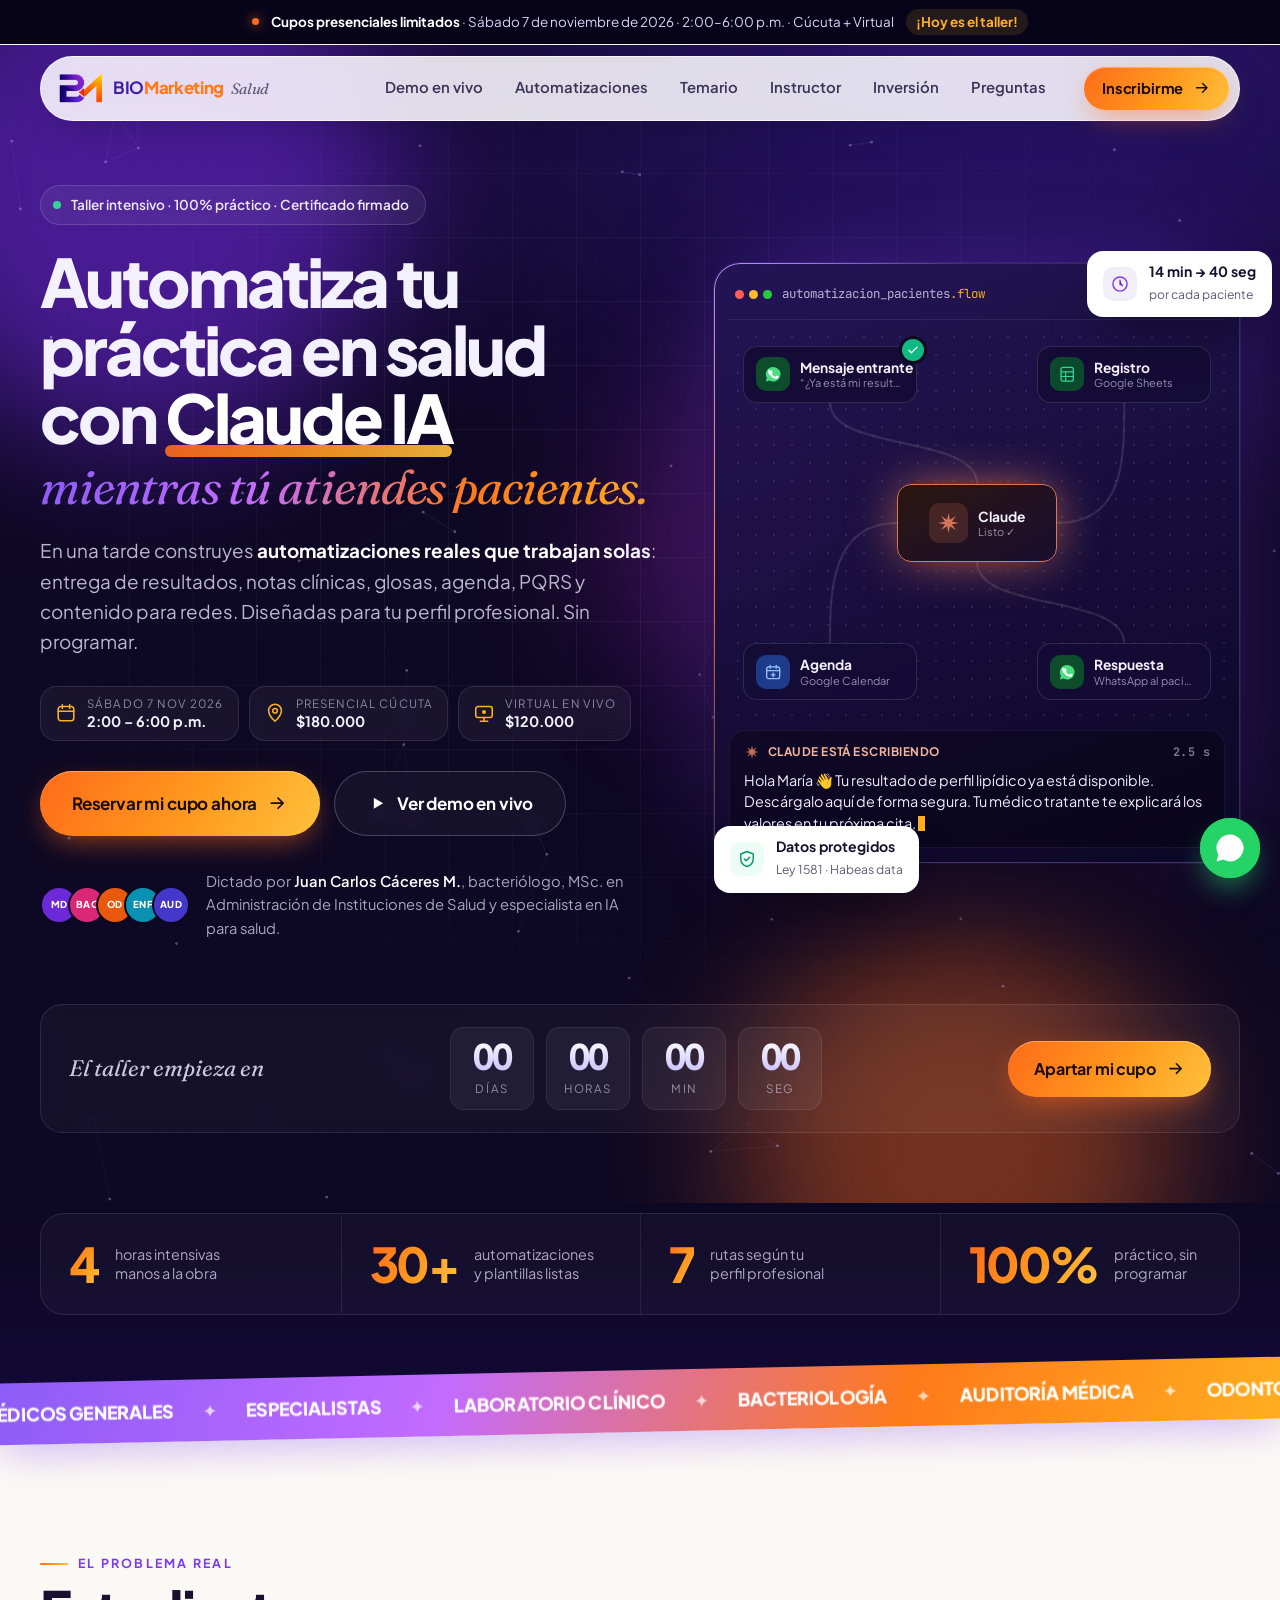
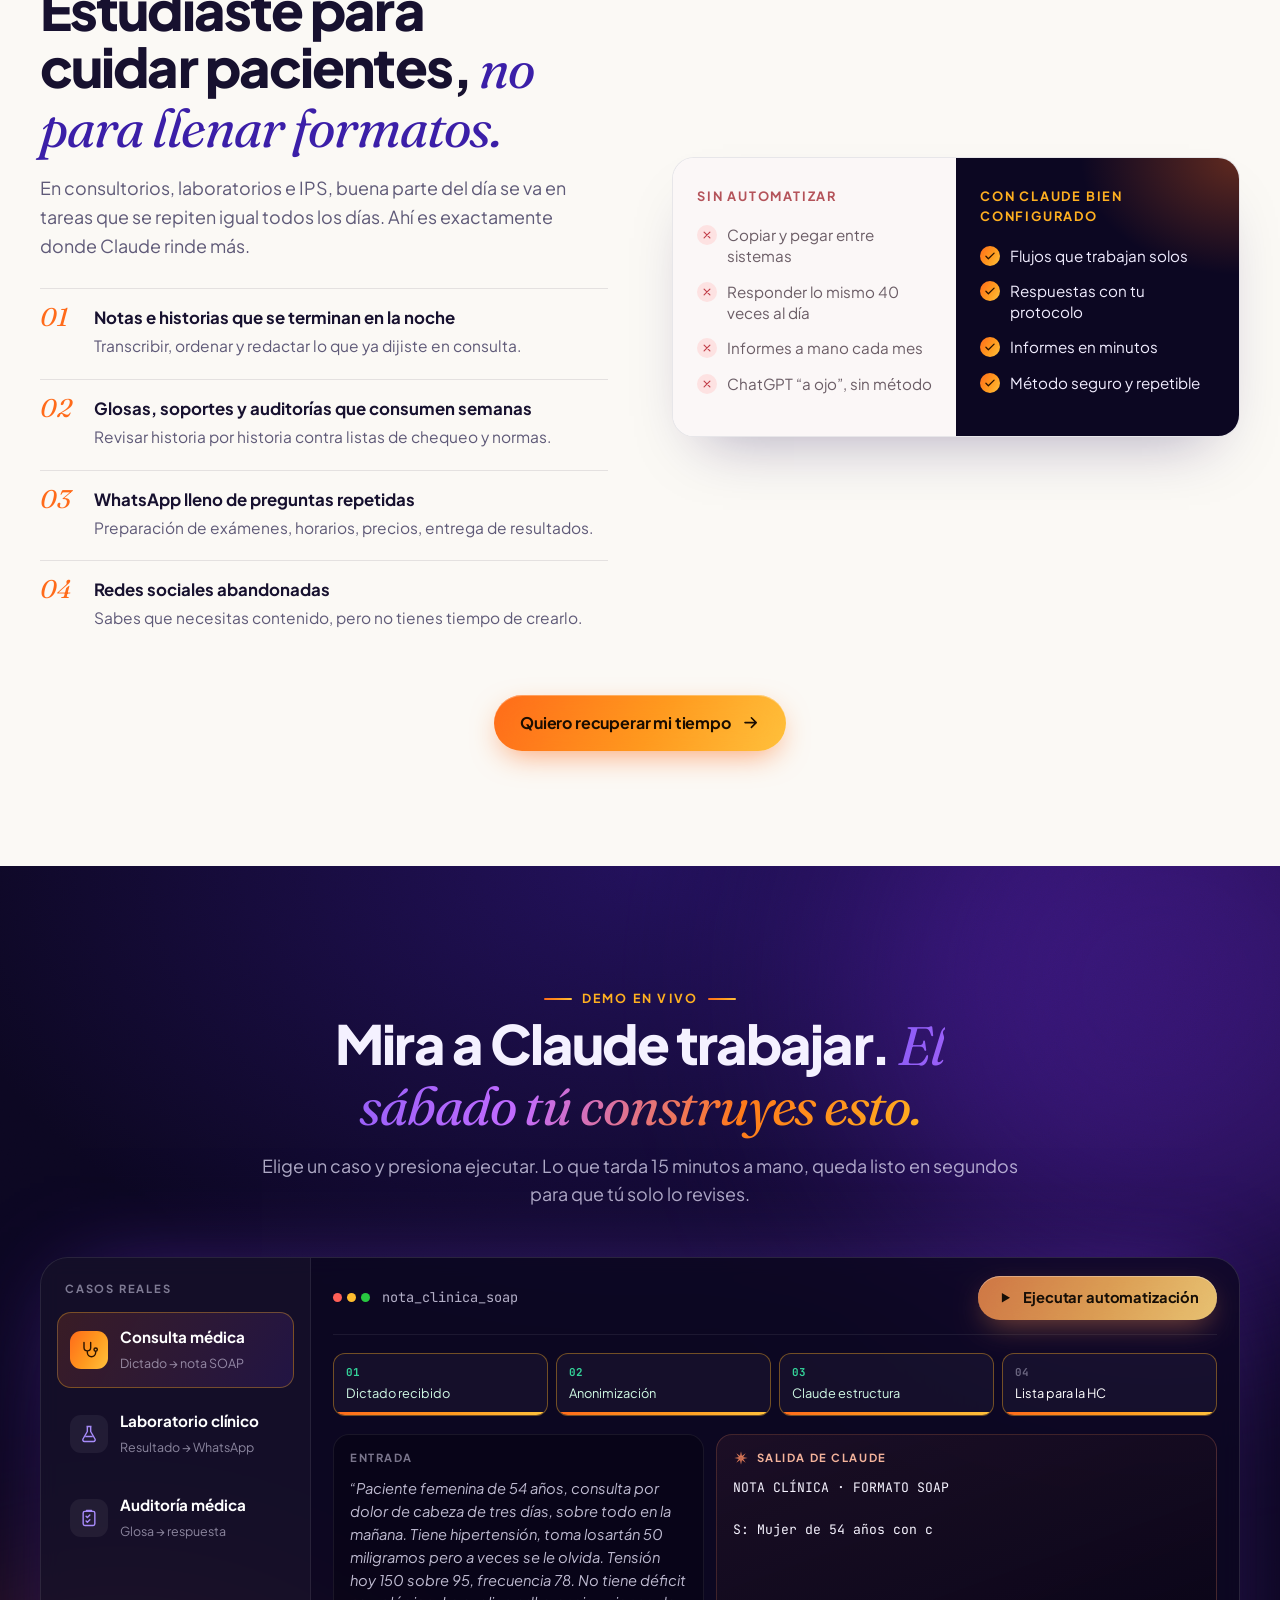
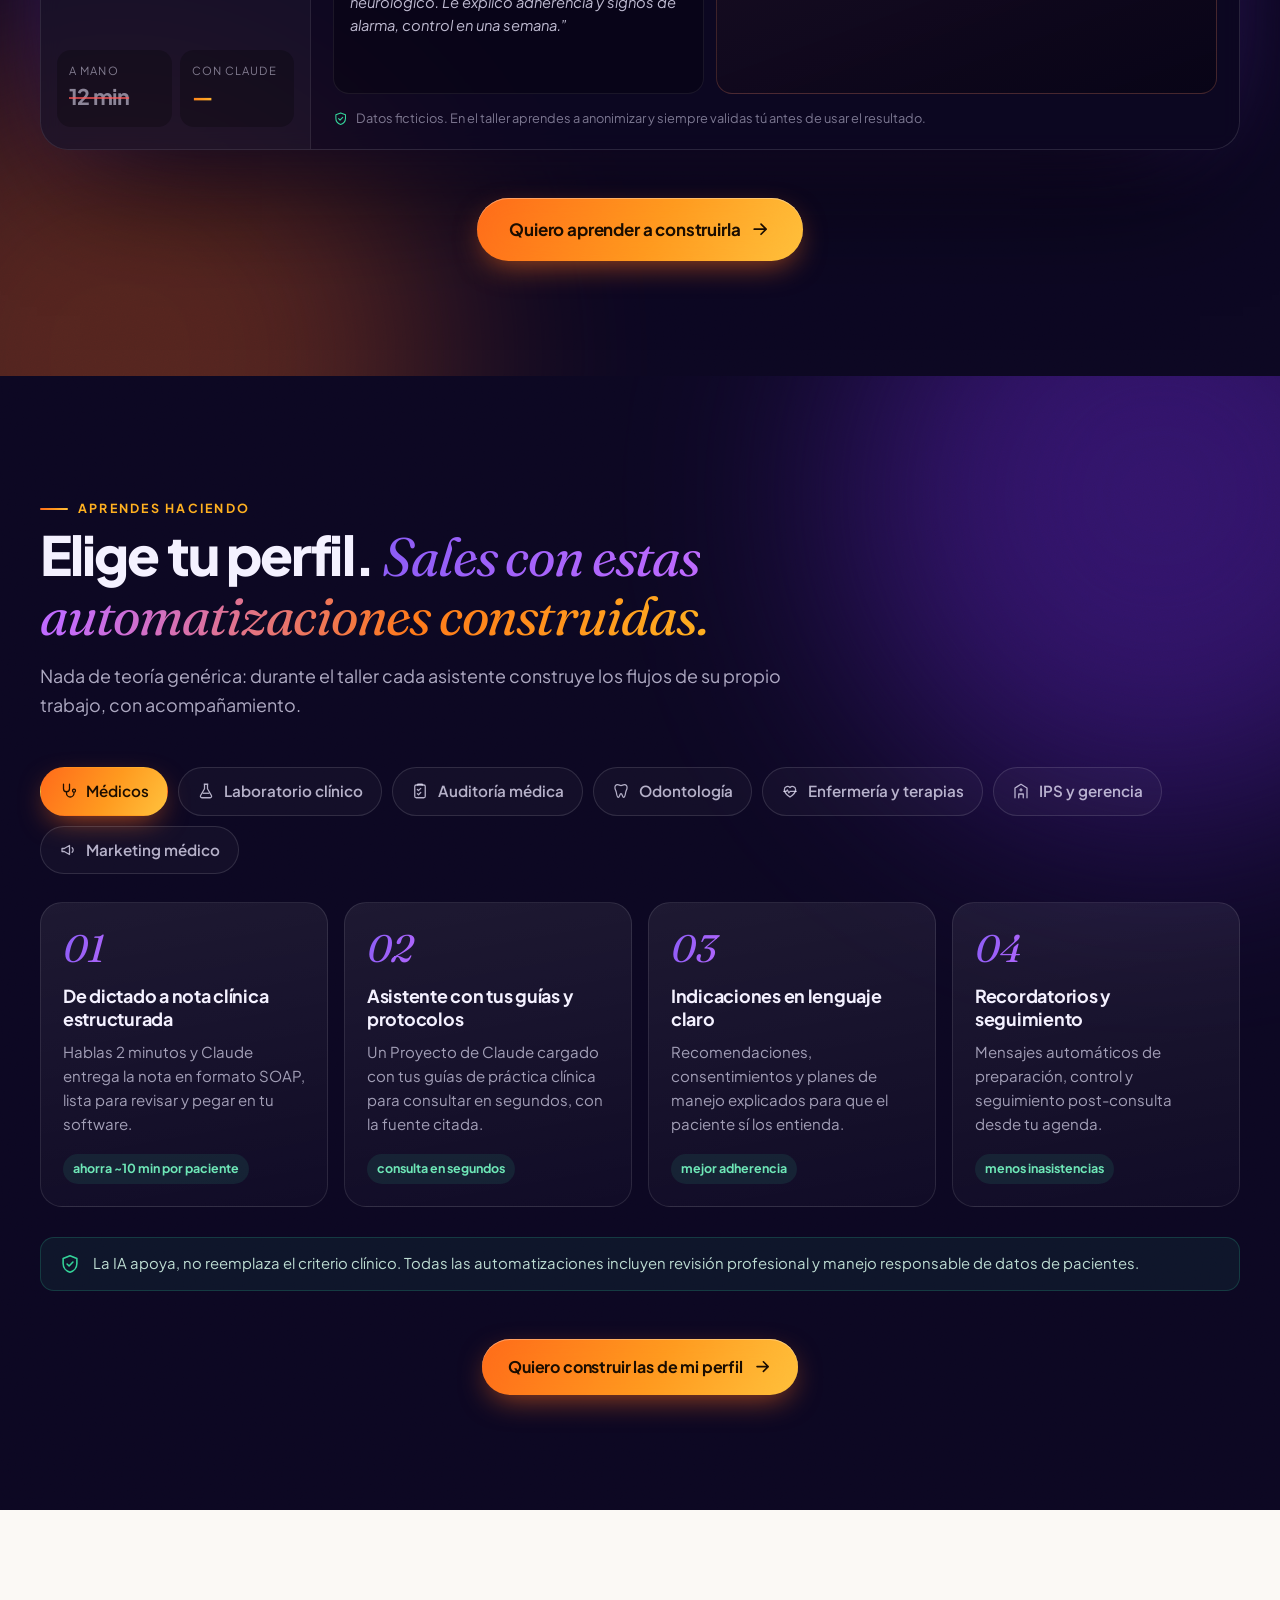
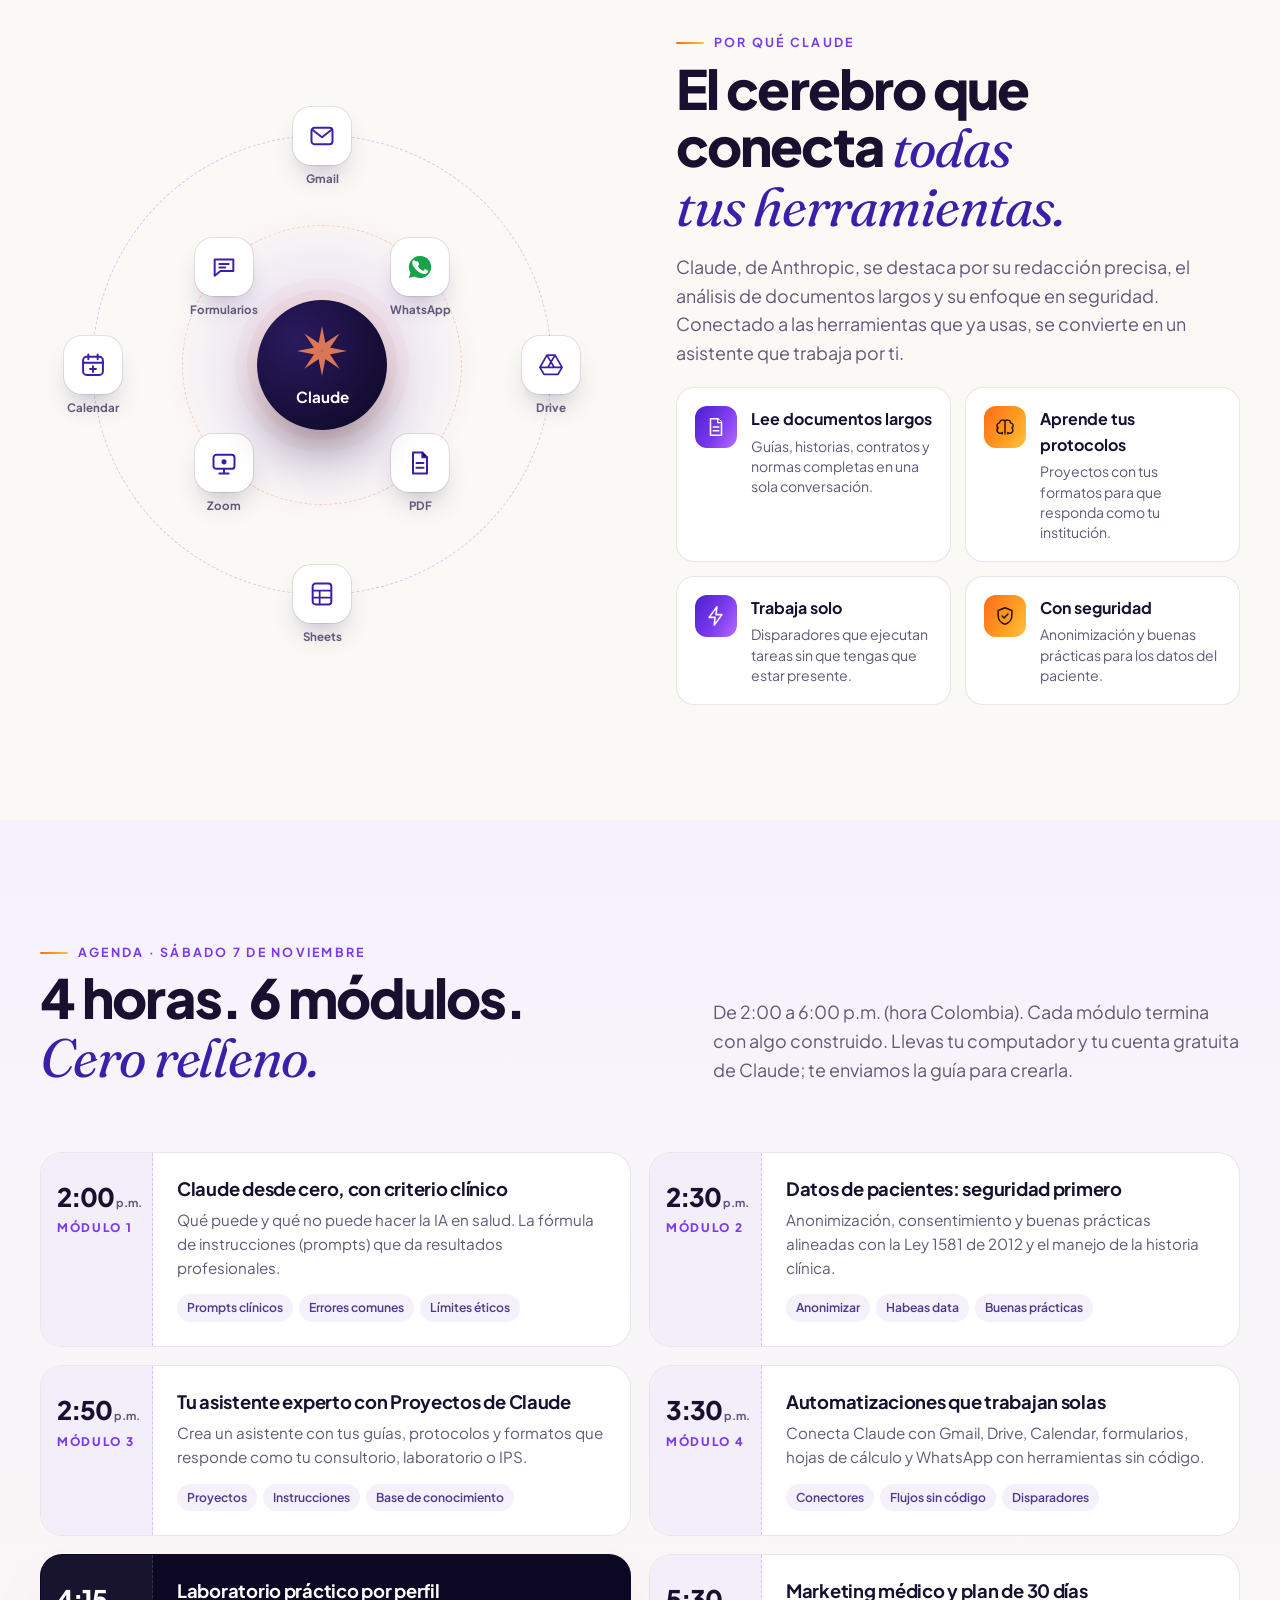
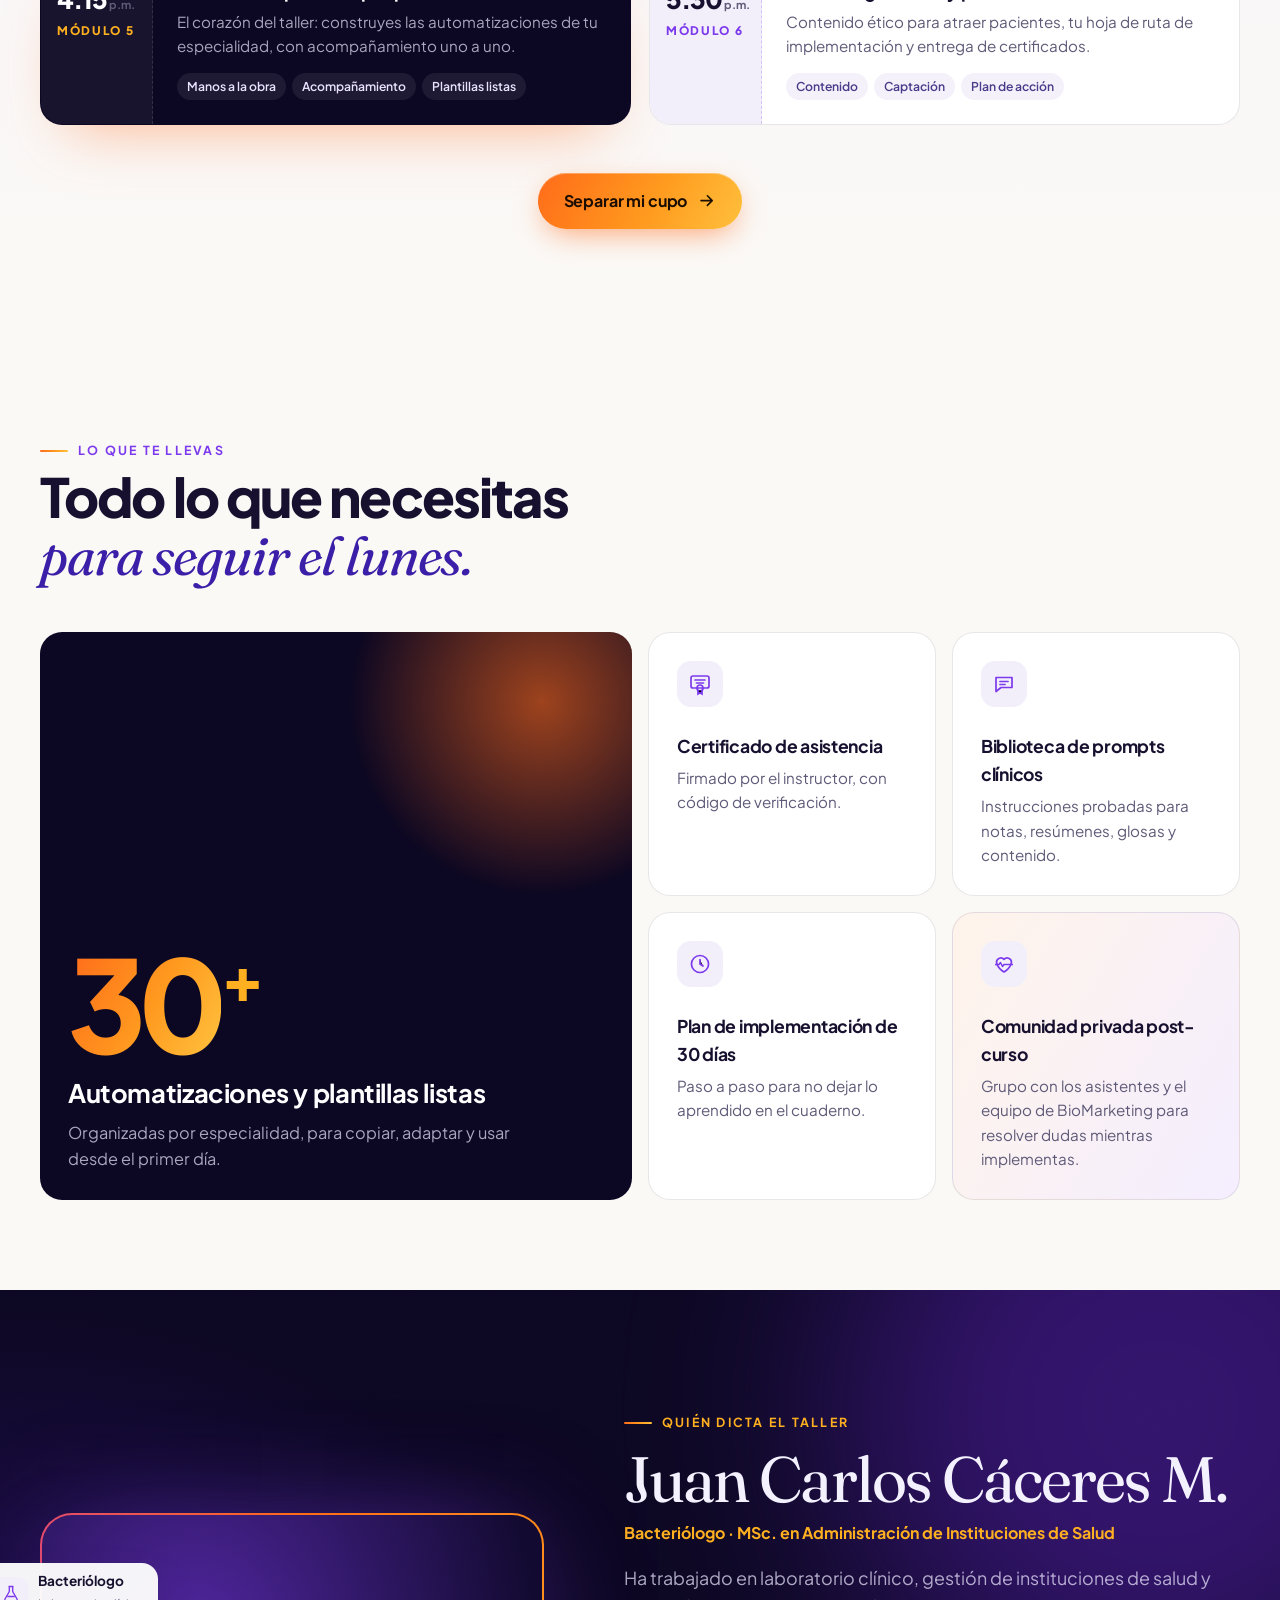
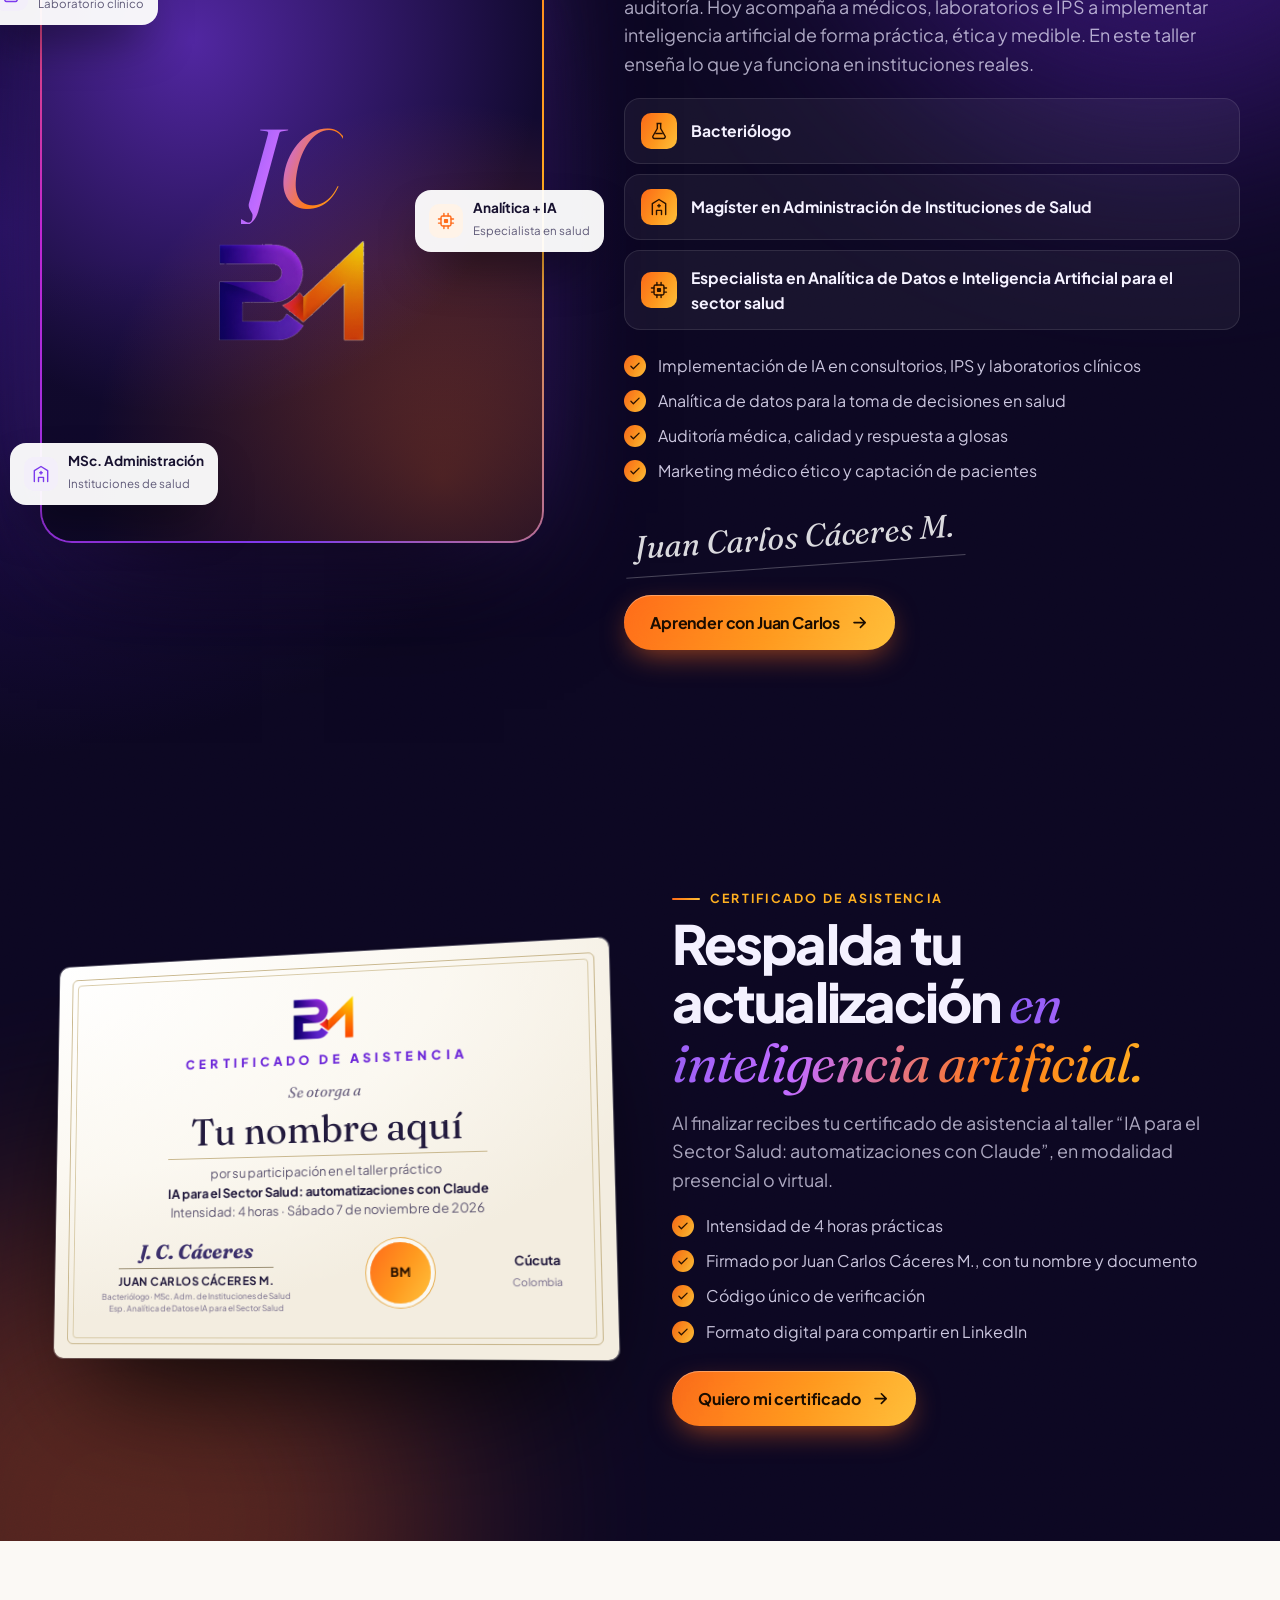
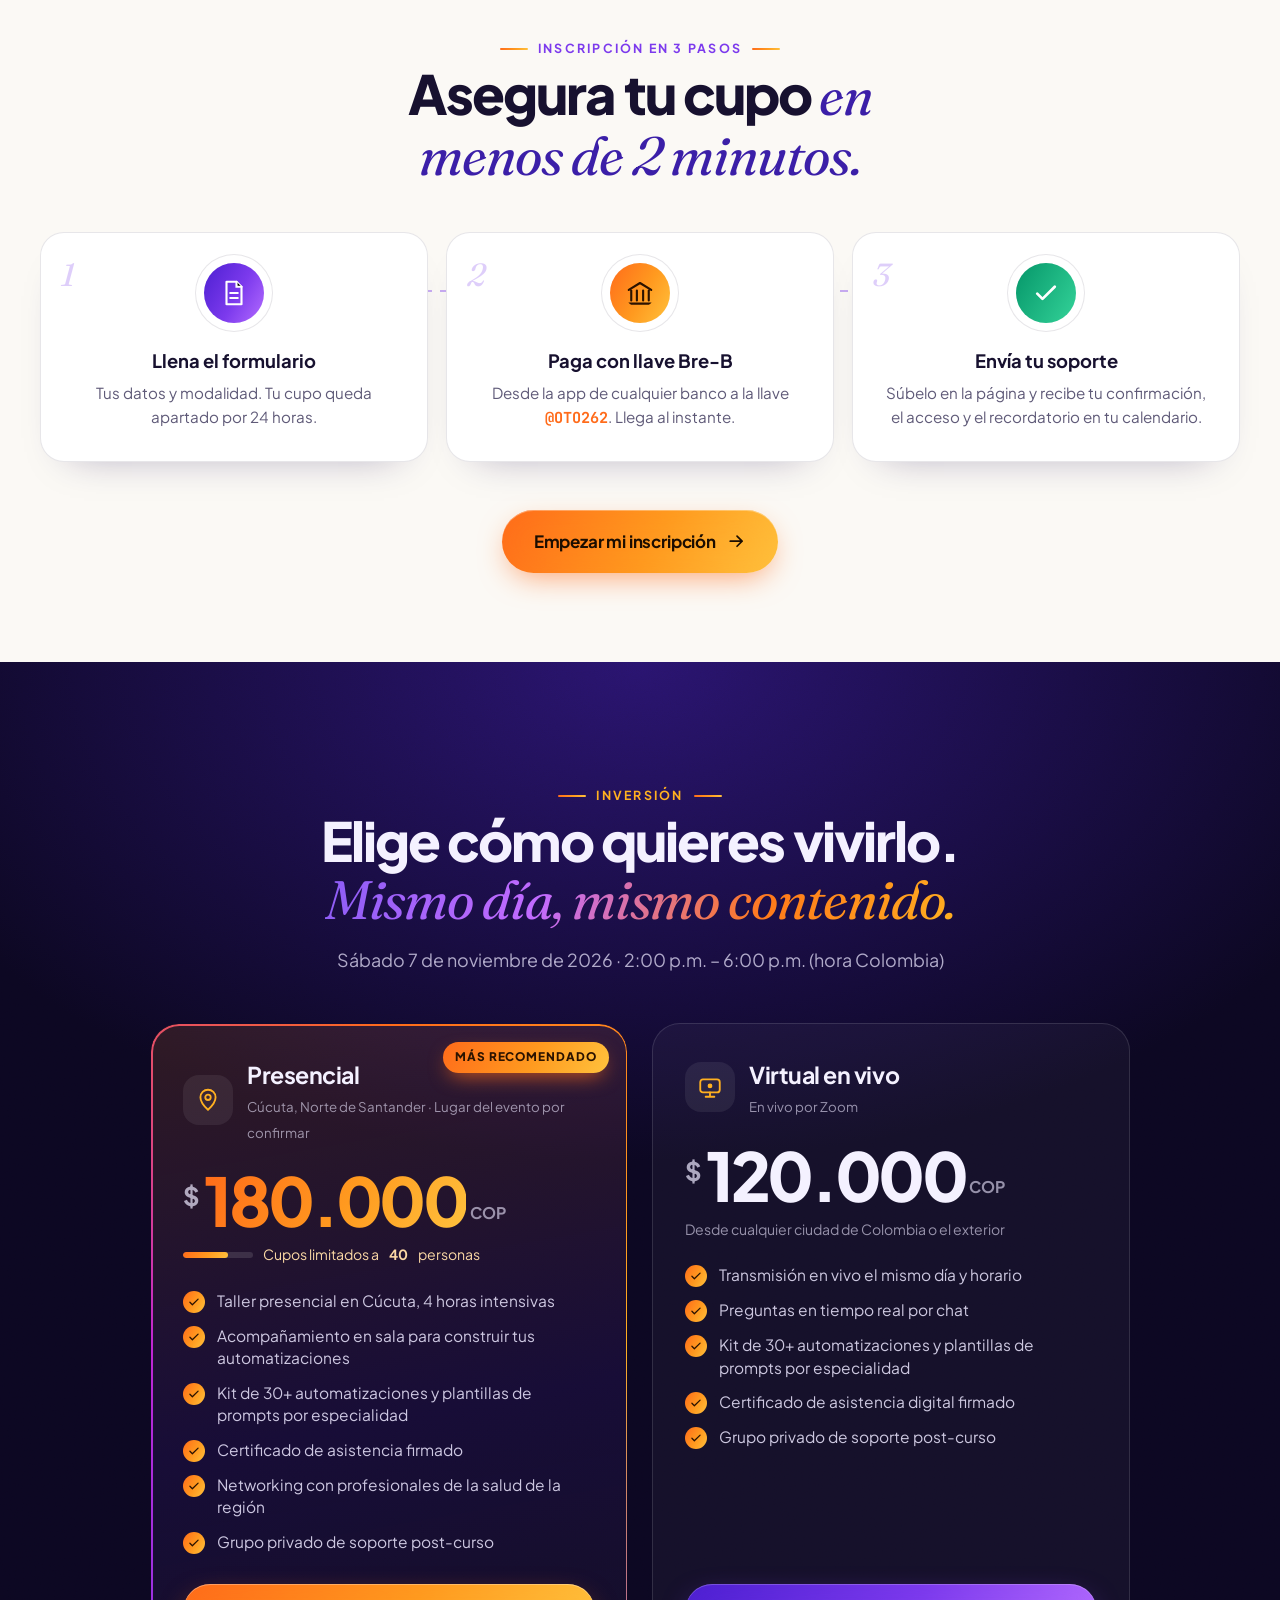
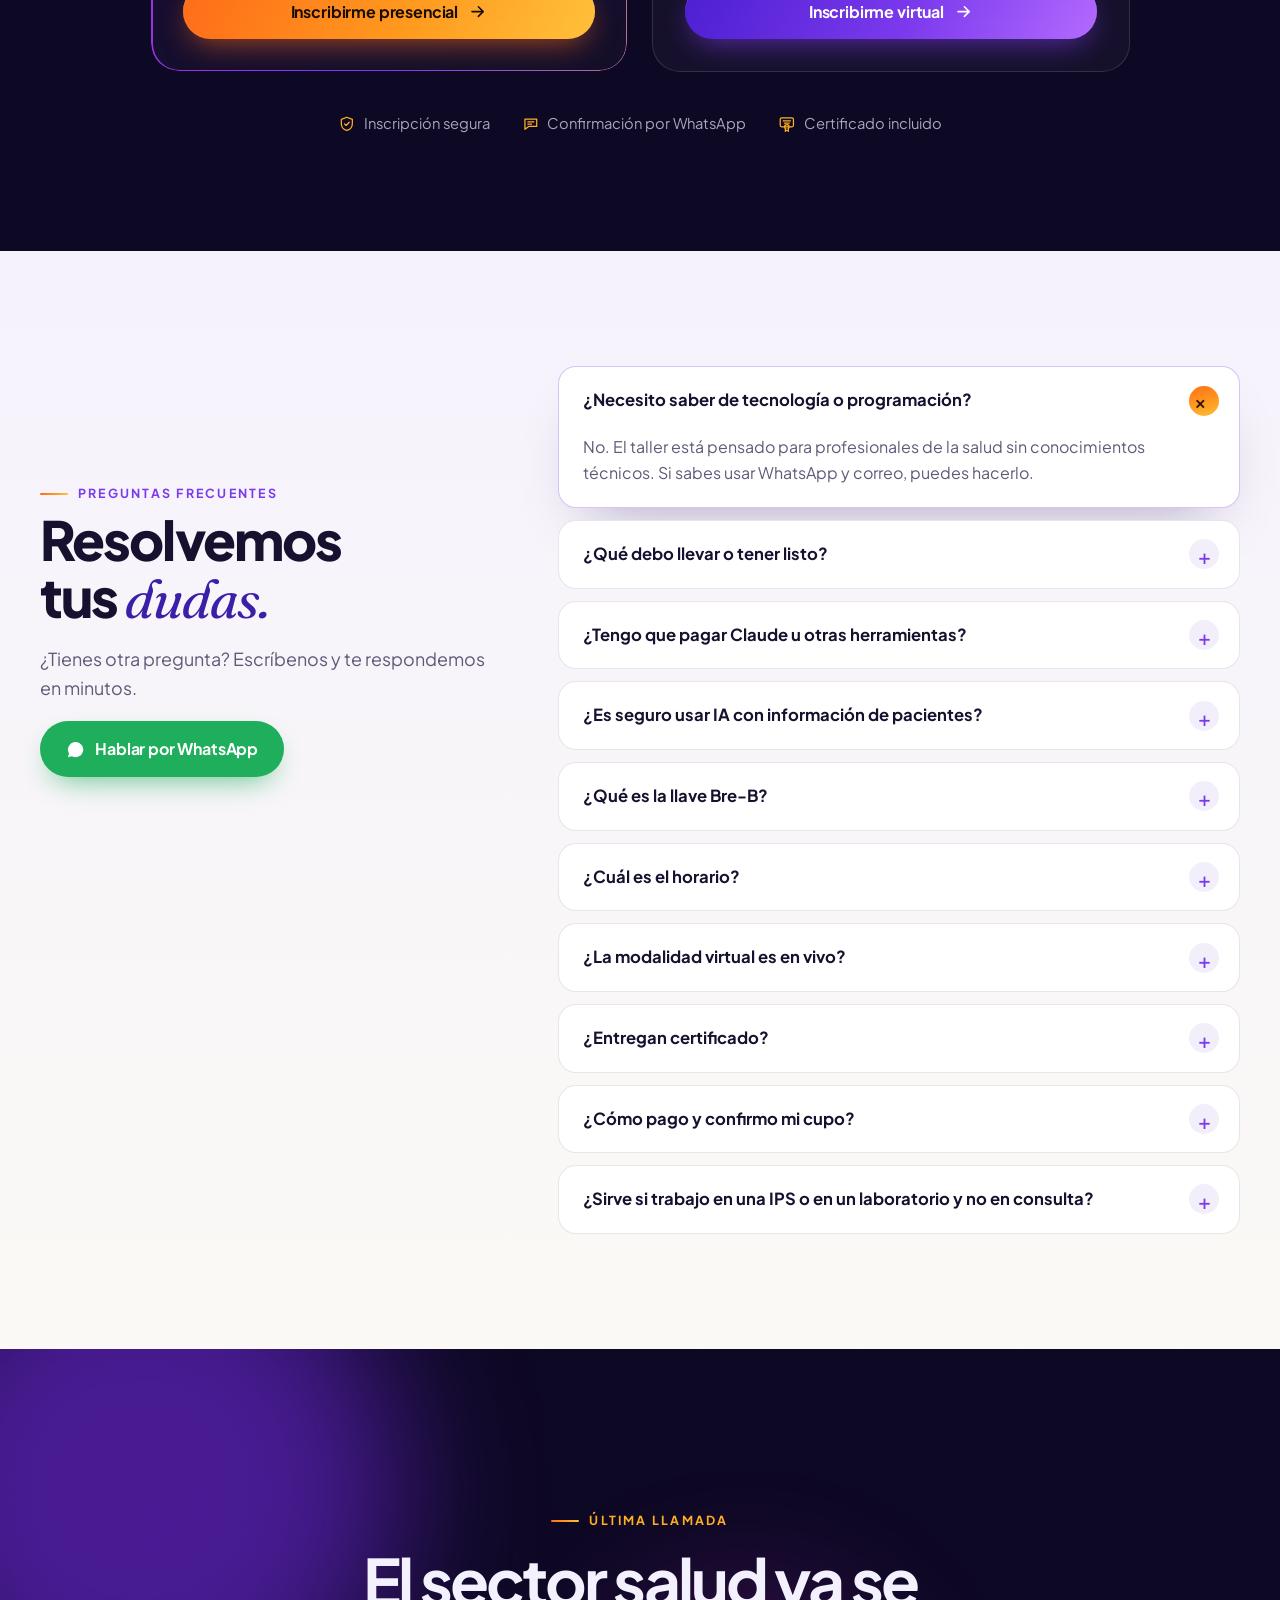
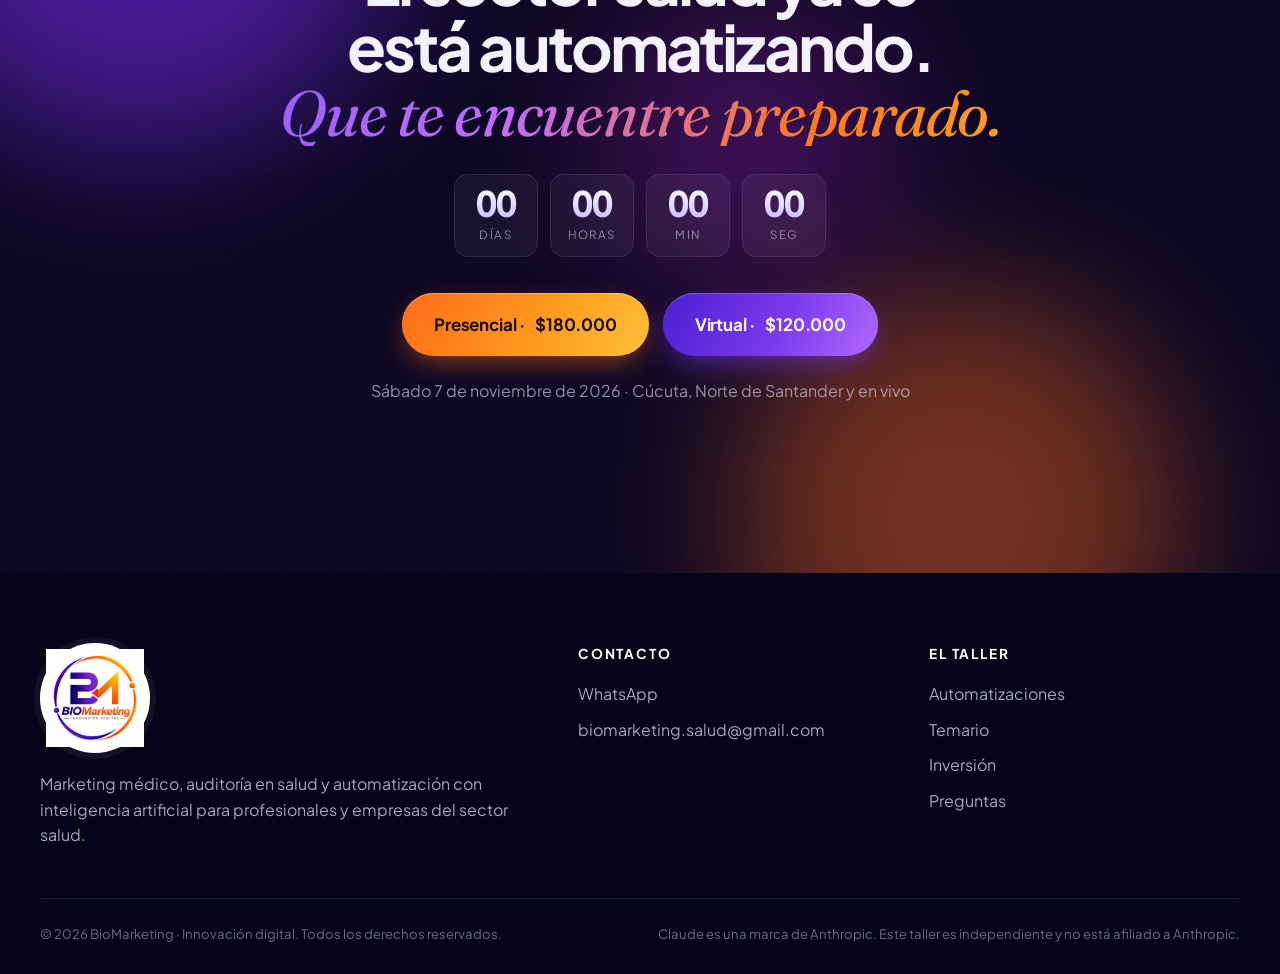
<file: index.html>
<!doctype html>
<html lang="es-CO">
<head>
  <meta charset="utf-8" />
  <meta name="viewport" content="width=device-width, initial-scale=1" />
  <title>IA para el Sector Salud con Claude · Taller práctico · BioMarketing</title>
  <meta name="description" content="Taller 100% práctico de automatizaciones con Claude IA para médicos, laboratorios clínicos, auditores, odontólogos, enfermería e IPS. Sábado 7 de noviembre de 2026, 2:00 a 6:00 p.m. · Cúcuta y virtual en vivo. Certificado de asistencia." />
  <meta name="theme-color" content="#0c0722" />
  <meta property="og:title" content="IA para el Sector Salud con Claude — Taller práctico de automatizaciones" />
  <meta property="og:description" content="Sábado 7 de noviembre de 2026 · 2:00–6:00 p.m. · Presencial en Cúcuta y virtual en vivo. Sales con tus automatizaciones funcionando." />
  <meta property="og:image" content="assets/img/logo-512.png" />
  <meta property="og:type" content="website" />
  <link rel="icon" type="image/png" href="assets/img/favicon.png" />
  <link rel="preconnect" href="https://fonts.googleapis.com" />
  <link rel="preconnect" href="https://fonts.gstatic.com" crossorigin />
  <link href="https://fonts.googleapis.com/css2?family=Fraunces:ital,opsz,wght@0,9..144,400;0,9..144,600;1,9..144,400;1,9..144,600&family=JetBrains+Mono:wght@400;600&family=Plus+Jakarta+Sans:wght@400;500;600;700;800&display=swap" rel="stylesheet" />
  <link rel="stylesheet" href="assets/css/styles.css" />
</head>
<body>

<svg width="0" height="0" style="position:absolute" aria-hidden="true">
  <defs>
    <linearGradient id="gbrand" x1="0" y1="0" x2="1" y2="1"><stop offset="0" stop-color="#7c3aed"/><stop offset="1" stop-color="#ff7a1a"/></linearGradient>
  </defs>
  <symbol id="i-arrow" viewBox="0 0 24 24"><path d="M5 12h14M13 6l6 6-6 6" fill="none" stroke="currentColor" stroke-width="2" stroke-linecap="round" stroke-linejoin="round"/></symbol>
  <symbol id="i-check" viewBox="0 0 24 24"><path d="M5 12.5l4.2 4.2L19 7" fill="none" stroke="currentColor" stroke-width="2.2" stroke-linecap="round" stroke-linejoin="round"/></symbol>
  <symbol id="i-x" viewBox="0 0 24 24"><path d="M7 7l10 10M17 7L7 17" fill="none" stroke="currentColor" stroke-width="2" stroke-linecap="round"/></symbol>
  <symbol id="i-cal" viewBox="0 0 24 24"><rect x="3.5" y="5" width="17" height="15.5" rx="3" fill="none" stroke="currentColor" stroke-width="1.7"/><path d="M3.5 10h17M8 3v4M16 3v4" stroke="currentColor" stroke-width="1.7" stroke-linecap="round"/></symbol>
  <symbol id="i-pin" viewBox="0 0 24 24"><path d="M12 21s-7-6.2-7-11.5A7 7 0 0 1 19 9.5C19 14.8 12 21 12 21z" fill="none" stroke="currentColor" stroke-width="1.7"/><circle cx="12" cy="9.5" r="2.5" fill="none" stroke="currentColor" stroke-width="1.7"/></symbol>
  <symbol id="i-live" viewBox="0 0 24 24"><rect x="3" y="5" width="18" height="12" rx="2.5" fill="none" stroke="currentColor" stroke-width="1.7"/><path d="M8 21h8M12 17v4" stroke="currentColor" stroke-width="1.7" stroke-linecap="round"/><circle cx="12" cy="11" r="2.2" fill="currentColor"/></symbol>
  <symbol id="i-cert" viewBox="0 0 24 24"><rect x="3" y="4" width="18" height="12" rx="2" fill="none" stroke="currentColor" stroke-width="1.7"/><circle cx="12" cy="16" r="3" fill="none" stroke="currentColor" stroke-width="1.7"/><path d="M10 18.5V22l2-1.2 2 1.2v-3.5M7 8h10M8.5 11h7" stroke="currentColor" stroke-width="1.7" stroke-linecap="round"/></symbol>
  <symbol id="i-bolt" viewBox="0 0 24 24"><path d="M13 2L4.5 13.5H11L10 22l8.5-11.5H12L13 2z" fill="none" stroke="currentColor" stroke-width="1.7" stroke-linejoin="round"/></symbol>
  <symbol id="i-clock" viewBox="0 0 24 24"><circle cx="12" cy="12" r="8.5" fill="none" stroke="currentColor" stroke-width="1.7"/><path d="M12 7.5V12l3 2" stroke="currentColor" stroke-width="1.7" stroke-linecap="round"/></symbol>
  <symbol id="i-shield" viewBox="0 0 24 24"><path d="M12 3l7.5 3v5.5c0 4.6-3.2 8.4-7.5 9.5-4.3-1.1-7.5-4.9-7.5-9.5V6L12 3z" fill="none" stroke="currentColor" stroke-width="1.7" stroke-linejoin="round"/><path d="M8.8 12l2.2 2.2 4.2-4.4" fill="none" stroke="currentColor" stroke-width="1.7" stroke-linecap="round" stroke-linejoin="round"/></symbol>
  <symbol id="i-doc" viewBox="0 0 24 24"><path d="M6 3h8l4 4v14H6z" fill="none" stroke="currentColor" stroke-width="1.7" stroke-linejoin="round"/><path d="M14 3v4h4M9 12h6M9 16h6" stroke="currentColor" stroke-width="1.7" stroke-linecap="round"/></symbol>
  <symbol id="i-chat" viewBox="0 0 24 24"><path d="M4 5.5h16v10H9l-5 4v-14z" fill="none" stroke="currentColor" stroke-width="1.7" stroke-linejoin="round"/><path d="M8 9.5h8M8 12.5h5" stroke="currentColor" stroke-width="1.7" stroke-linecap="round"/></symbol>
  <symbol id="i-flask" viewBox="0 0 24 24"><path d="M9 3h6M10 3v6l-5.2 9a2 2 0 0 0 1.7 3h11a2 2 0 0 0 1.7-3L14 9V3" fill="none" stroke="currentColor" stroke-width="1.7" stroke-linejoin="round"/><path d="M7.5 15h9" stroke="currentColor" stroke-width="1.7"/></symbol>
  <symbol id="i-steth" viewBox="0 0 24 24"><path d="M6 3v6a4 4 0 0 0 8 0V3M10 13v2a5 5 0 0 0 10 0v-1" fill="none" stroke="currentColor" stroke-width="1.7" stroke-linecap="round"/><circle cx="20" cy="11.5" r="2" fill="none" stroke="currentColor" stroke-width="1.7"/></symbol>
  <symbol id="i-audit" viewBox="0 0 24 24"><rect x="5" y="4" width="14" height="17" rx="2" fill="none" stroke="currentColor" stroke-width="1.7"/><path d="M9 4V3h6v1M8.5 10l1.5 1.5L13 8.5M8.5 15.5l1.5 1.5L13 14" fill="none" stroke="currentColor" stroke-width="1.7" stroke-linecap="round" stroke-linejoin="round"/></symbol>
  <symbol id="i-tooth" viewBox="0 0 24 24"><path d="M7.5 3.5c-2.6 0-4 2.2-3.5 5 .4 2 1.4 3.3 1.8 5.5.5 3 1 6.5 2.7 6.5 1.8 0 1.6-5 3.5-5s1.7 5 3.5 5c1.7 0 2.2-3.5 2.7-6.5.4-2.2 1.4-3.5 1.8-5.5.5-2.8-.9-5-3.5-5-2 0-2.7 1.2-4.5 1.2S9.5 3.5 7.5 3.5z" fill="none" stroke="currentColor" stroke-width="1.6" stroke-linejoin="round"/></symbol>
  <symbol id="i-heart" viewBox="0 0 24 24"><path d="M12 20s-7.5-4.6-7.5-10A4.3 4.3 0 0 1 12 7.4 4.3 4.3 0 0 1 19.5 10c0 5.4-7.5 10-7.5 10z" fill="none" stroke="currentColor" stroke-width="1.7" stroke-linejoin="round"/><path d="M3 12.5h4l1.5-2 2 4 1.5-2H21" fill="none" stroke="currentColor" stroke-width="1.5" stroke-linejoin="round"/></symbol>
  <symbol id="i-build" viewBox="0 0 24 24"><path d="M4 21V8l8-5 8 5v13M9 21v-5h6v5M10.5 10.5h3M12 9v3" fill="none" stroke="currentColor" stroke-width="1.7" stroke-linejoin="round" stroke-linecap="round"/></symbol>
  <symbol id="i-mega" viewBox="0 0 24 24"><path d="M4 10v4h3l7 4V6L7 10H4zM17.5 9a4 4 0 0 1 0 6" fill="none" stroke="currentColor" stroke-width="1.7" stroke-linejoin="round" stroke-linecap="round"/></symbol>
  <symbol id="i-brain" viewBox="0 0 24 24"><path d="M9 4.5a3 3 0 0 0-3 3 3 3 0 0 0-1.5 5.5A3 3 0 0 0 9 18v1.5M15 4.5a3 3 0 0 1 3 3 3 3 0 0 1 1.5 5.5A3 3 0 0 1 15 18v1.5M9 4.5A2.5 2.5 0 0 1 12 6v13.5M15 4.5A2.5 2.5 0 0 0 12 6" fill="none" stroke="currentColor" stroke-width="1.6" stroke-linecap="round" stroke-linejoin="round"/></symbol>
  <symbol id="i-wa" viewBox="0 0 24 24"><path d="M12 2.5a9.5 9.5 0 0 0-8.2 14.3L2.5 21.5l4.8-1.3A9.5 9.5 0 1 0 12 2.5z" fill="currentColor"/><path d="M8.6 7.4c.2-.4.4-.4.7-.4h.5c.2 0 .4 0 .6.5l.8 1.9c.1.2.1.4 0 .6l-.4.6-.4.4c-.1.2-.2.3 0 .6.2.3.8 1.3 1.7 2.1 1.2 1 2.1 1.4 2.4 1.5.3.1.5.1.6-.1l.9-1.1c.2-.3.4-.2.6-.1l1.8.9c.3.1.4.2.5.3.1.2.1.8-.2 1.5-.3.7-1.6 1.4-2.2 1.4-.6.1-1.2.3-4-.8-3.4-1.4-5.5-4.9-5.7-5.1-.2-.2-1.4-1.8-1.4-3.4 0-1.7.9-2.5 1.2-2.9z" fill="#fff"/></symbol>
  <symbol id="i-sheet" viewBox="0 0 24 24"><rect x="4" y="3" width="16" height="18" rx="2.5" fill="none" stroke="currentColor" stroke-width="1.7"/><path d="M4 9h16M4 15h16M10 9v12" stroke="currentColor" stroke-width="1.5"/></symbol>
  <symbol id="i-mail" viewBox="0 0 24 24"><rect x="3" y="5" width="18" height="14" rx="2.5" fill="none" stroke="currentColor" stroke-width="1.7"/><path d="M3.5 6.5l8.5 6.5 8.5-6.5" fill="none" stroke="currentColor" stroke-width="1.7" stroke-linejoin="round"/></symbol>
  <symbol id="i-drive" viewBox="0 0 24 24"><path d="M8.5 3.5h7l6 10.5-3.5 6h-12L2.5 14z M8.5 3.5L15 14.5M15.5 3.5L9 14.5M2.5 14h19" fill="none" stroke="currentColor" stroke-width="1.5" stroke-linejoin="round"/></symbol>
  <symbol id="i-copy" viewBox="0 0 24 24"><rect x="8" y="8" width="12" height="12" rx="2.5" fill="none" stroke="currentColor" stroke-width="1.8"/><path d="M16 8V6a2 2 0 0 0-2-2H6a2 2 0 0 0-2 2v8a2 2 0 0 0 2 2h2" fill="none" stroke="currentColor" stroke-width="1.8"/></symbol>
  <symbol id="i-upload" viewBox="0 0 24 24"><path d="M12 15V4M7.5 8.5L12 4l4.5 4.5M4 15v3a2 2 0 0 0 2 2h12a2 2 0 0 0 2-2v-3" fill="none" stroke="currentColor" stroke-width="1.8" stroke-linecap="round" stroke-linejoin="round"/></symbol>
  <symbol id="i-play" viewBox="0 0 24 24"><path d="M8 5.5v13l11-6.5z" fill="currentColor"/></symbol>
  <symbol id="i-bank" viewBox="0 0 24 24"><path d="M3 9.5L12 4l9 5.5M5 10v8M9.5 10v8M14.5 10v8M19 10v8M3 20.5h18" fill="none" stroke="currentColor" stroke-width="1.7" stroke-linecap="round" stroke-linejoin="round"/></symbol>
  <symbol id="i-lock" viewBox="0 0 24 24"><rect x="5" y="10.5" width="14" height="10" rx="2.5" fill="none" stroke="currentColor" stroke-width="1.7"/><path d="M8 10.5V8a4 4 0 0 1 8 0v2.5" fill="none" stroke="currentColor" stroke-width="1.7"/><circle cx="12" cy="15.5" r="1.5" fill="currentColor"/></symbol>
  <symbol id="i-star" viewBox="0 0 24 24"><path d="M12 3.5l2.6 5.4 5.9.8-4.3 4.1 1 5.9L12 17l-5.2 2.7 1-5.9-4.3-4.1 5.9-.8z" fill="currentColor"/></symbol>
  <symbol id="i-gcal" viewBox="0 0 24 24"><rect x="3.5" y="5" width="17" height="15.5" rx="3" fill="none" stroke="currentColor" stroke-width="1.7"/><path d="M3.5 10h17M8 3v4M16 3v4M12 13v5M9.5 15.5h5" stroke="currentColor" stroke-width="1.7" stroke-linecap="round"/></symbol>
  <symbol id="i-cpu" viewBox="0 0 24 24"><rect x="6" y="6" width="12" height="12" rx="2" fill="none" stroke="currentColor" stroke-width="1.7"/><path d="M9.5 3v3M14.5 3v3M9.5 18v3M14.5 18v3M3 9.5h3M3 14.5h3M18 9.5h3M18 14.5h3" stroke="currentColor" stroke-width="1.7" stroke-linecap="round"/><rect x="9.5" y="9.5" width="5" height="5" rx="1" fill="currentColor"/></symbol>
  <symbol id="i-users" viewBox="0 0 24 24"><circle cx="9" cy="8.5" r="3.5" fill="none" stroke="currentColor" stroke-width="1.7"/><path d="M2.5 20a6.5 6.5 0 0 1 13 0M16 5a3.5 3.5 0 0 1 0 7M18 14.5a6.5 6.5 0 0 1 3.5 5.5" fill="none" stroke="currentColor" stroke-width="1.7" stroke-linecap="round"/></symbol>
</svg>


<div class="progress-line" aria-hidden="true"></div>

<!-- Barra superior de urgencia -->
<div class="topbar">
  <div class="topbar__inner">
    <span class="topbar__dot"></span>
    <span><strong>Cupos presenciales limitados</strong><span class="topbar__more"> · <span data-bind="evento.fechaTexto">Sábado 7 de noviembre de 2026</span> · 2:00–6:00 p.m. · Cúcuta + Virtual</span></span>
    <span class="topbar__count" data-countdown="compact">—</span>
  </div>
</div>

<!-- Navegación -->
<header class="nav" id="nav">
  <div class="nav__inner">
    <a href="#inicio" class="brand" aria-label="BioMarketing inicio">
      <img src="assets/img/monogram.png" alt="" width="44" height="30" />
      <span class="brand__text"><b>BIO</b>Marketing <em>Salud</em></span>
    </a>
    <nav class="nav__links" aria-label="Secciones">
      <a href="#demo">Demo en vivo</a>
      <a href="#perfiles">Automatizaciones</a>
      <a href="#temario">Temario</a>
      <a href="#instructor">Instructor</a>
      <a href="#modalidades">Inversión</a>
      <a href="#faq">Preguntas</a>
    </nav>
    <button class="btn btn--glow btn--sm" data-open-form>Inscribirme <svg><use href="#i-arrow"/></svg></button>
    <button class="nav__burger" aria-label="Abrir menú" aria-expanded="false"><span></span><span></span></button>
  </div>
</header>

<main id="inicio">

<!-- HERO -->
<section class="hero sec sec--dark" data-section="hero">
  <div class="sec__bg" data-bg="hero"></div>
  <div class="hero__aurora" aria-hidden="true"><i></i><i></i><i></i></div>
  <div class="hero__grid" aria-hidden="true"></div>
  <canvas class="hero__particles" aria-hidden="true"></canvas>
  <div class="wrap hero__wrap">
    <div class="hero__copy">
      <div class="eyebrow eyebrow--dark reveal">
        <span class="pulse"></span> Taller intensivo · 100% práctico · Certificado firmado
      </div>
      <h1 class="hero__title reveal">
        Automatiza tu práctica en salud con <span class="claude-word">Claude&nbsp;IA</span>
        <span class="serif-it">mientras tú atiendes pacientes.</span>
      </h1>
      <p class="hero__lead reveal">
        En una tarde construyes <strong>automatizaciones reales que trabajan solas</strong>: entrega de resultados, notas clínicas, glosas, agenda, PQRS y contenido para redes. Diseñadas para tu perfil profesional. Sin programar.
      </p>

      <div class="hero__meta reveal">
        <div class="meta-chip"><svg><use href="#i-cal"/></svg><span><small>Sábado 7 nov 2026</small><b>2:00 – 6:00 p.m.</b></span></div>
        <div class="meta-chip"><svg><use href="#i-pin"/></svg><span><small>Presencial Cúcuta</small><b data-price="presencial">$180.000</b></span></div>
        <div class="meta-chip"><svg><use href="#i-live"/></svg><span><small>Virtual en vivo</small><b data-price="virtual">$120.000</b></span></div>
      </div>

      <div class="hero__ctas reveal">
        <button class="btn btn--glow btn--lg magnetic" data-open-form>
          <span>Reservar mi cupo ahora</span><svg><use href="#i-arrow"/></svg>
        </button>
        <a href="#demo" class="btn btn--ghost btn--lg"><svg><use href="#i-play"/></svg>Ver demo en vivo</a>
      </div>

      <div class="hero__trust reveal">
        <div class="avatars" aria-hidden="true"><span>MD</span><span>BAC</span><span>OD</span><span>ENF</span><span>AUD</span></div>
        <p>Dictado por <b data-bind="instructor.nombre">Juan Carlos Cáceres M.</b>, bacteriólogo, MSc. en Administración de Instituciones de Salud y especialista en IA para salud.</p>
      </div>
    </div>

    <!-- Visual: flujo de automatización animado -->
    <div class="hero__visual reveal">
      <figure class="hero__photo" data-media-wrap="hero"><img data-media="hero" alt="" /></figure>
      <div class="wf" id="wf" aria-label="Demostración animada de una automatización">
        <div class="wf__bar">
          <span class="dots"><i></i><i></i><i></i></span>
          <span class="wf__file">automatizacion_pacientes<em>.flow</em></span>
          <span class="wf__live"><i></i>EN VIVO</span>
        </div>
        <div class="wf__canvas">
          <svg class="wf__lines" viewBox="0 0 560 440" aria-hidden="true">
            <defs>
              <linearGradient id="wfg" x1="0" y1="0" x2="1" y2="1"><stop offset="0" stop-color="#8b5cf6"/><stop offset="1" stop-color="#ff8a1f"/></linearGradient>
              <filter id="wfglow" x="-50%" y="-50%" width="200%" height="200%"><feGaussianBlur stdDeviation="4" result="b"/><feMerge><feMergeNode in="b"/><feMergeNode in="SourceGraphic"/></feMerge></filter>
            </defs>
            <g class="wf__paths">
              <path id="wp1" d="M114 84 C114 140 280 120 280 176" />
              <path id="wp2" d="M370 220 C446 220 446 150 446 84" />
              <path id="wp3" d="M190 220 C114 220 114 300 114 356" />
              <path id="wp4" d="M280 264 C280 320 446 300 446 356" />
            </g>
            <g class="wf__flows">
              <use href="#wp1" data-line="1" /><use href="#wp2" data-line="2" /><use href="#wp3" data-line="2" /><use href="#wp4" data-line="2" />
            </g>
            <g class="wf__dots" filter="url(#wfglow)">
              <circle r="7" data-dot="1"><animateMotion dur="0.9s" begin="indefinite" fill="freeze" calcMode="spline" keyTimes="0;1" keySplines="0.4 0 0.2 1"><mpath href="#wp1"/></animateMotion></circle>
              <circle r="7" data-dot="2"><animateMotion dur="0.9s" begin="indefinite" fill="freeze" calcMode="spline" keyTimes="0;1" keySplines="0.4 0 0.2 1"><mpath href="#wp2"/></animateMotion></circle>
              <circle r="7" data-dot="2"><animateMotion dur="0.9s" begin="indefinite" fill="freeze" calcMode="spline" keyTimes="0;1" keySplines="0.4 0 0.2 1"><mpath href="#wp3"/></animateMotion></circle>
              <circle r="7" data-dot="2"><animateMotion dur="0.9s" begin="indefinite" fill="freeze" calcMode="spline" keyTimes="0;1" keySplines="0.4 0 0.2 1"><mpath href="#wp4"/></animateMotion></circle>
            </g>
          </svg>
          <div class="node n1" data-node="1"><span class="node__ic node__ic--wa"><svg><use href="#i-wa"/></svg></span><div><b>Mensaje entrante</b><small data-wf-in>“¿Ya está mi resultado?”</small></div><i class="node__ok"><svg><use href="#i-check"/></svg></i></div>
          <div class="node n2 node--claude" data-node="2"><span class="node__ic node__ic--claude"><img src="assets/img/claude-mark.svg" alt="" /></span><div><b>Claude</b><small data-wf-status>Esperando…</small></div><span class="node__ring"></span></div>
          <div class="node n3" data-node="3"><span class="node__ic node__ic--sheet"><svg><use href="#i-sheet"/></svg></span><div><b>Registro</b><small>Google Sheets</small></div><i class="node__ok"><svg><use href="#i-check"/></svg></i></div>
          <div class="node n4" data-node="3"><span class="node__ic node__ic--cal"><svg><use href="#i-gcal"/></svg></span><div><b>Agenda</b><small>Google Calendar</small></div><i class="node__ok"><svg><use href="#i-check"/></svg></i></div>
          <div class="node n5" data-node="3"><span class="node__ic node__ic--wa"><svg><use href="#i-wa"/></svg></span><div><b>Respuesta</b><small>WhatsApp al paciente</small></div><i class="node__ok"><svg><use href="#i-check"/></svg></i></div>
        </div>
        <div class="wf__out">
          <div class="wf__out-head"><img src="assets/img/claude-mark.svg" alt="" /><span>Claude está escribiendo</span><em data-wf-time>0.0 s</em></div>
          <p class="wf__typed"><span data-wf-typed></span><i class="caret"></i></p>
        </div>
      </div>
      <div class="float-card float-card--a"><svg><use href="#i-clock"/></svg><div><b>14 min → 40 seg</b><small>por cada paciente</small></div></div>
      <div class="float-card float-card--b"><svg><use href="#i-shield"/></svg><div><b>Datos protegidos</b><small>Ley 1581 · Habeas data</small></div></div>
    </div>
  </div>

  <div class="wrap">
    <div class="countdown reveal" data-countdown="full">
      <div class="countdown__label">El taller empieza en</div>
      <div class="countdown__grid">
        <div><b data-cd="d">00</b><small>días</small></div>
        <div><b data-cd="h">00</b><small>horas</small></div>
        <div><b data-cd="m">00</b><small>min</small></div>
        <div><b data-cd="s">00</b><small>seg</small></div>
      </div>
      <button class="btn btn--glow" data-open-form>Apartar mi cupo <svg><use href="#i-arrow"/></svg></button>
    </div>
  </div>
</section>

<!-- CIFRAS -->
<section class="stats-band" aria-label="El taller en cifras">
  <div class="wrap stats">
    <div class="stats__item reveal"><b><span data-count="4">4</span></b><span>horas intensivas<br>manos a la obra</span></div>
    <div class="stats__item reveal"><b><span data-count="30">30</span>+</b><span>automatizaciones<br>y plantillas listas</span></div>
    <div class="stats__item reveal"><b><span data-count="7">7</span></b><span>rutas según tu<br>perfil profesional</span></div>
    <div class="stats__item reveal"><b><span data-count="100">100</span>%</b><span>práctico, sin<br>programar</span></div>
  </div>
</section>

<!-- CINTA DE PERFILES -->
<div class="marquee" aria-label="Perfiles a los que va dirigido">
  <div class="marquee__track">
    <span>Médicos generales</span><i>✦</i><span>Especialistas</span><i>✦</i><span>Laboratorio clínico</span><i>✦</i><span>Bacteriología</span><i>✦</i><span>Auditoría médica</span><i>✦</i><span>Odontología</span><i>✦</i><span>Enfermería</span><i>✦</i><span>IPS y clínicas</span><i>✦</i><span>Fisioterapia</span><i>✦</i><span>Nutrición</span><i>✦</i><span>Psicología</span><i>✦</i><span>Gerencia en salud</span><i>✦</i>
    <span>Médicos generales</span><i>✦</i><span>Especialistas</span><i>✦</i><span>Laboratorio clínico</span><i>✦</i><span>Bacteriología</span><i>✦</i><span>Auditoría médica</span><i>✦</i><span>Odontología</span><i>✦</i><span>Enfermería</span><i>✦</i><span>IPS y clínicas</span><i>✦</i><span>Fisioterapia</span><i>✦</i><span>Nutrición</span><i>✦</i><span>Psicología</span><i>✦</i><span>Gerencia en salud</span><i>✦</i>
  </div>
</div>

<!-- PROBLEMA -->
<section class="sec sec--light" id="problema" data-section="problema">
  <div class="sec__bg" data-bg="problema"></div>
  <div class="wrap split">
    <div class="split__text">
      <span class="kicker reveal">El problema real</span>
      <h2 class="h2 reveal">Estudiaste para cuidar pacientes, <span class="serif-it">no para llenar formatos.</span></h2>
      <p class="lead reveal">En consultorios, laboratorios e IPS, buena parte del día se va en tareas que se repiten igual todos los días. Ahí es exactamente donde Claude rinde más.</p>
      <ul class="pain reveal">
        <li><span>01</span><div><b>Notas e historias que se terminan en la noche</b><p>Transcribir, ordenar y redactar lo que ya dijiste en consulta.</p></div></li>
        <li><span>02</span><div><b>Glosas, soportes y auditorías que consumen semanas</b><p>Revisar historia por historia contra listas de chequeo y normas.</p></div></li>
        <li><span>03</span><div><b>WhatsApp lleno de preguntas repetidas</b><p>Preparación de exámenes, horarios, precios, entrega de resultados.</p></div></li>
        <li><span>04</span><div><b>Redes sociales abandonadas</b><p>Sabes que necesitas contenido, pero no tienes tiempo de crearlo.</p></div></li>
      </ul>
    </div>
    <figure class="split__media reveal" data-media-wrap="problema">
      <img data-media="problema" alt="" />
      <div class="compare">
        <div class="compare__col compare__col--bad">
          <h4>Sin automatizar</h4>
          <p><svg><use href="#i-x"/></svg> Copiar y pegar entre sistemas</p>
          <p><svg><use href="#i-x"/></svg> Responder lo mismo 40 veces al día</p>
          <p><svg><use href="#i-x"/></svg> Informes a mano cada mes</p>
          <p><svg><use href="#i-x"/></svg> ChatGPT “a ojo”, sin método</p>
        </div>
        <div class="compare__col compare__col--good">
          <h4>Con Claude bien configurado</h4>
          <p><svg><use href="#i-check"/></svg> Flujos que trabajan solos</p>
          <p><svg><use href="#i-check"/></svg> Respuestas con tu protocolo</p>
          <p><svg><use href="#i-check"/></svg> Informes en minutos</p>
          <p><svg><use href="#i-check"/></svg> Método seguro y repetible</p>
        </div>
      </div>
    </figure>
  </div>
  <div class="wrap sec__cta reveal">
    <button class="btn btn--glow" data-open-form>Quiero recuperar mi tiempo <svg><use href="#i-arrow"/></svg></button>
  </div>
</section>

<!-- DEMO EN VIVO -->
<section class="sec sec--dark demo-sec" id="demo">
  <div class="glow-orb glow-orb--violet" aria-hidden="true"></div>
  <div class="glow-orb glow-orb--orange" aria-hidden="true"></div>
  <div class="wrap">
    <div class="sec__head sec__head--center">
      <span class="kicker kicker--dark reveal">Demo en vivo</span>
      <h2 class="h2 reveal">Mira a Claude trabajar. <span class="serif-it">El sábado tú construyes esto.</span></h2>
      <p class="lead lead--dark reveal">Elige un caso y presiona ejecutar. Lo que tarda 15 minutos a mano, queda listo en segundos para que tú solo lo revises.</p>
    </div>

    <div class="console reveal" id="console">
      <aside class="console__side">
        <span class="console__label">Casos reales</span>
        <button class="case is-active" data-case="0"><svg><use href="#i-steth"/></svg><span><b>Consulta médica</b><small>Dictado → nota SOAP</small></span></button>
        <button class="case" data-case="1"><svg><use href="#i-flask"/></svg><span><b>Laboratorio clínico</b><small>Resultado → WhatsApp</small></span></button>
        <button class="case" data-case="2"><svg><use href="#i-audit"/></svg><span><b>Auditoría médica</b><small>Glosa → respuesta</small></span></button>
        <div class="console__meter">
          <div><small>A mano</small><b data-c-manual>12 min</b></div>
          <div><small>Con Claude</small><b class="grad-text" data-c-auto>—</b></div>
        </div>
      </aside>
      <div class="console__main">
        <div class="console__top">
          <span class="dots"><i></i><i></i><i></i></span>
          <span class="console__title" data-c-title>nota_clinica_soap</span>
          <button class="btn btn--glow btn--sm console__run" data-c-run><svg><use href="#i-play"/></svg>Ejecutar automatización</button>
        </div>
        <ol class="pipeline" data-c-steps></ol>
        <div class="console__io">
          <div class="io io--in">
            <span class="io__label">Entrada</span>
            <p data-c-in></p>
          </div>
          <div class="io io--out">
            <span class="io__label"><img src="assets/img/claude-mark.svg" alt="" />Salida de Claude</span>
            <pre data-c-out><span class="io__ph">Presiona “Ejecutar automatización”…</span></pre>
          </div>
        </div>
        <p class="console__note"><svg><use href="#i-shield"/></svg>Datos ficticios. En el taller aprendes a anonimizar y siempre validas tú antes de usar el resultado.</p>
      </div>
    </div>
    <div class="sec__cta reveal">
      <button class="btn btn--glow btn--lg magnetic" data-open-form>Quiero aprender a construirla <svg><use href="#i-arrow"/></svg></button>
    </div>
  </div>
</section>
<!-- PERFILES / AUTOMATIZACIONES -->
<section class="sec sec--dark" id="perfiles" data-section="perfiles">
  <div class="sec__bg" data-bg="perfiles"></div>
  <div class="glow-orb glow-orb--violet" aria-hidden="true"></div>
  <div class="wrap">
    <div class="sec__head">
      <span class="kicker kicker--dark reveal">Aprendes haciendo</span>
      <h2 class="h2 reveal">Elige tu perfil. <span class="serif-it">Sales con estas automatizaciones construidas.</span></h2>
      <p class="lead lead--dark reveal">Nada de teoría genérica: durante el taller cada asistente construye los flujos de su propio trabajo, con acompañamiento.</p>
    </div>

    <div class="tabs reveal" role="tablist" aria-label="Perfiles profesionales">
      <button role="tab" class="tab is-active" data-tab="medicos"><svg><use href="#i-steth"/></svg>Médicos</button>
      <button role="tab" class="tab" data-tab="laboratorio"><svg><use href="#i-flask"/></svg>Laboratorio clínico</button>
      <button role="tab" class="tab" data-tab="auditoria"><svg><use href="#i-audit"/></svg>Auditoría médica</button>
      <button role="tab" class="tab" data-tab="odonto"><svg><use href="#i-tooth"/></svg>Odontología</button>
      <button role="tab" class="tab" data-tab="enfermeria"><svg><use href="#i-heart"/></svg>Enfermería y terapias</button>
      <button role="tab" class="tab" data-tab="ips"><svg><use href="#i-build"/></svg>IPS y gerencia</button>
      <button role="tab" class="tab" data-tab="marketing"><svg><use href="#i-mega"/></svg>Marketing médico</button>
    </div>

    <div class="panels">
      <div class="panel is-active" data-panel="medicos">
        <article class="auto"><span class="auto__n">01</span><h3>De dictado a nota clínica estructurada</h3><p>Hablas 2 minutos y Claude entrega la nota en formato SOAP, lista para revisar y pegar en tu software.</p><span class="auto__time">ahorra ~10 min por paciente</span></article>
        <article class="auto"><span class="auto__n">02</span><h3>Asistente con tus guías y protocolos</h3><p>Un Proyecto de Claude cargado con tus guías de práctica clínica para consultar en segundos, con la fuente citada.</p><span class="auto__time">consulta en segundos</span></article>
        <article class="auto"><span class="auto__n">03</span><h3>Indicaciones en lenguaje claro</h3><p>Recomendaciones, consentimientos y planes de manejo explicados para que el paciente sí los entienda.</p><span class="auto__time">mejor adherencia</span></article>
        <article class="auto"><span class="auto__n">04</span><h3>Recordatorios y seguimiento</h3><p>Mensajes automáticos de preparación, control y seguimiento post-consulta desde tu agenda.</p><span class="auto__time">menos inasistencias</span></article>
      </div>
      <div class="panel" data-panel="laboratorio">
        <article class="auto"><span class="auto__n">01</span><h3>Preparación de exámenes automática</h3><p>Cuando el paciente agenda, recibe las indicaciones correctas de ayuno y toma de muestra según su orden.</p><span class="auto__time">menos muestras rechazadas</span></article>
        <article class="auto"><span class="auto__n">02</span><h3>Entrega de resultados con mensaje claro</h3><p>Notificación al paciente con su resultado listo y el canal de consulta, sin emitir diagnósticos.</p><span class="auto__time">de 14 min a segundos</span></article>
        <article class="auto"><span class="auto__n">03</span><h3>Informe de control de calidad</h3><p>Claude organiza los datos del control interno, señala desviaciones y redacta el informe mensual.</p><span class="auto__time">informe en minutos</span></article>
        <article class="auto"><span class="auto__n">04</span><h3>Alertas de inventario y reactivos</h3><p>Seguimiento de consumos y vencimientos con avisos antes de quedarte sin insumos.</p><span class="auto__time">cero sorpresas</span></article>
      </div>
      <div class="panel" data-panel="auditoria">
        <article class="auto"><span class="auto__n">01</span><h3>Pre-auditoría de historias clínicas</h3><p>Revisión contra tu lista de chequeo: registros faltantes, firmas, coherencia y pertinencia, con hallazgos ordenados.</p><span class="auto__time">revisión 5x más rápida</span></article>
        <article class="auto"><span class="auto__n">02</span><h3>Respuesta a glosas con soportes</h3><p>Borradores de respuesta argumentados con la normativa y los soportes de cada caso, listos para tu validación.</p><span class="auto__time">menos glosas aceptadas</span></article>
        <article class="auto"><span class="auto__n">03</span><h3>Matriz de hallazgos y planes de mejora</h3><p>De las notas de auditoría a la matriz, el informe ejecutivo y el plan de mejoramiento.</p><span class="auto__time">informe el mismo día</span></article>
        <article class="auto"><span class="auto__n">04</span><h3>Indicadores de calidad</h3><p>Consolidación de indicadores y tableros explicados para comités y gerencia.</p><span class="auto__time">comités mejor preparados</span></article>
      </div>
      <div class="panel" data-panel="odonto">
        <article class="auto"><span class="auto__n">01</span><h3>Planes de tratamiento que se aceptan</h3><p>Presupuestos y planes explicados de forma clara y profesional para el paciente.</p><span class="auto__time">más tratamientos cerrados</span></article>
        <article class="auto"><span class="auto__n">02</span><h3>Seguimiento post-procedimiento</h3><p>Mensajes automáticos de cuidados y control a las 24 h, 72 h y 7 días.</p><span class="auto__time">pacientes acompañados</span></article>
        <article class="auto"><span class="auto__n">03</span><h3>Agenda y confirmación de citas</h3><p>Confirmaciones y reprogramaciones sin que tu asistente pase horas al teléfono.</p><span class="auto__time">menos sillas vacías</span></article>
        <article class="auto"><span class="auto__n">04</span><h3>Reactivación de pacientes</h3><p>Campañas a pacientes inactivos para controles y profilaxis.</p><span class="auto__time">ingresos recurrentes</span></article>
      </div>
      <div class="panel" data-panel="enfermeria">
        <article class="auto"><span class="auto__n">01</span><h3>Educación al paciente</h3><p>Guías y material educativo adaptados al nivel de lectura de cada paciente.</p><span class="auto__time">material en minutos</span></article>
        <article class="auto"><span class="auto__n">02</span><h3>Entrega de turno estructurada</h3><p>Plantillas que ordenan la información clave del turno para no perder nada.</p><span class="auto__time">entregas más seguras</span></article>
        <article class="auto"><span class="auto__n">03</span><h3>Planes de ejercicio, nutrición o terapia</h3><p>Borradores personalizados que tú ajustas y validas antes de entregar.</p><span class="auto__time">más pacientes atendidos</span></article>
        <article class="auto"><span class="auto__n">04</span><h3>Protocolos y procedimientos</h3><p>Actualiza y estandariza documentos institucionales con un formato uniforme.</p><span class="auto__time">documentación al día</span></article>
      </div>
      <div class="panel" data-panel="ips">
        <article class="auto"><span class="auto__n">01</span><h3>PQRS clasificadas y respondidas</h3><p>Claude clasifica cada PQRS, sugiere la respuesta y lleva el control de tiempos.</p><span class="auto__time">respuestas a tiempo</span></article>
        <article class="auto"><span class="auto__n">02</span><h3>Actas, informes y comités</h3><p>De la grabación o las notas de la reunión al acta con compromisos y responsables.</p><span class="auto__time">actas en 5 minutos</span></article>
        <article class="auto"><span class="auto__n">03</span><h3>Asistente interno de procesos</h3><p>Un asistente con los manuales de tu IPS para que el equipo resuelva dudas sin interrumpir.</p><span class="auto__time">equipo más autónomo</span></article>
        <article class="auto"><span class="auto__n">04</span><h3>Reportes gerenciales</h3><p>Consolidación de datos de producción y facturación con análisis en lenguaje claro.</p><span class="auto__time">decisiones con datos</span></article>
      </div>
      <div class="panel" data-panel="marketing">
        <article class="auto"><span class="auto__n">01</span><h3>Calendario de contenido de un mes</h3><p>Ideas, guiones de reels y textos para redes alineados a tu especialidad y a la publicidad responsable en salud.</p><span class="auto__time">un mes en una tarde</span></article>
        <article class="auto"><span class="auto__n">02</span><h3>Respuesta a mensajes y cotizaciones</h3><p>Plantillas inteligentes para DM y WhatsApp que convierten consultas en citas.</p><span class="auto__time">más citas agendadas</span></article>
        <article class="auto"><span class="auto__n">03</span><h3>Reseñas y reputación</h3><p>Solicitud automática de reseñas y respuestas profesionales en Google.</p><span class="auto__time">mejor posicionamiento</span></article>
        <article class="auto"><span class="auto__n">04</span><h3>Landing y campañas</h3><p>Textos de páginas, anuncios y correos para lanzar servicios nuevos.</p><span class="auto__time">campañas listas</span></article>
      </div>
    </div>
    <p class="note-ethic reveal"><svg><use href="#i-shield"/></svg> La IA apoya, no reemplaza el criterio clínico. Todas las automatizaciones incluyen revisión profesional y manejo responsable de datos de pacientes.</p>
    <div class="sec__cta reveal">
      <button class="btn btn--glow" data-open-form>Quiero construir las de mi perfil <svg><use href="#i-arrow"/></svg></button>
    </div>
  </div>
</section>

<!-- POR QUÉ CLAUDE + INTEGRACIONES -->
<section class="sec sec--light" id="claude">
  <div class="wrap why2">
    <div class="orbit reveal" aria-hidden="true">
      <div class="orbit__ring orbit__ring--1">
        <span style="--a:0deg"><i><svg><use href="#i-mail"/></svg></i><em>Gmail</em></span>
        <span style="--a:90deg"><i><svg><use href="#i-drive"/></svg></i><em>Drive</em></span>
        <span style="--a:180deg"><i><svg><use href="#i-sheet"/></svg></i><em>Sheets</em></span>
        <span style="--a:270deg"><i><svg><use href="#i-gcal"/></svg></i><em>Calendar</em></span>
      </div>
      <div class="orbit__ring orbit__ring--2">
        <span style="--a:45deg"><i class="wa"><svg><use href="#i-wa"/></svg></i><em>WhatsApp</em></span>
        <span style="--a:135deg"><i><svg><use href="#i-doc"/></svg></i><em>PDF</em></span>
        <span style="--a:225deg"><i><svg><use href="#i-live"/></svg></i><em>Zoom</em></span>
        <span style="--a:315deg"><i><svg><use href="#i-chat"/></svg></i><em>Formularios</em></span>
      </div>
      <div class="orbit__core"><img src="assets/img/claude-mark.svg" alt="" /><b>Claude</b></div>
    </div>
    <div>
      <span class="kicker reveal">Por qué Claude</span>
      <h2 class="h2 reveal">El cerebro que conecta <span class="serif-it">todas tus herramientas.</span></h2>
      <p class="lead reveal">Claude, de Anthropic, se destaca por su redacción precisa, el análisis de documentos largos y su enfoque en seguridad. Conectado a las herramientas que ya usas, se convierte en un asistente que trabaja por ti.</p>
      <div class="why2__list">
        <div class="why2__item reveal"><svg><use href="#i-doc"/></svg><div><h3>Lee documentos largos</h3><p>Guías, historias, contratos y normas completas en una sola conversación.</p></div></div>
        <div class="why2__item reveal"><svg><use href="#i-brain"/></svg><div><h3>Aprende tus protocolos</h3><p>Proyectos con tus formatos para que responda como tu institución.</p></div></div>
        <div class="why2__item reveal"><svg><use href="#i-bolt"/></svg><div><h3>Trabaja solo</h3><p>Disparadores que ejecutan tareas sin que tengas que estar presente.</p></div></div>
        <div class="why2__item reveal"><svg><use href="#i-shield"/></svg><div><h3>Con seguridad</h3><p>Anonimización y buenas prácticas para los datos del paciente.</p></div></div>
      </div>
    </div>
  </div>
</section>

<!-- TEMARIO -->
<section class="sec sec--soft" id="temario" data-section="temario">
  <div class="sec__bg" data-bg="temario"></div>
  <div class="wrap">
    <div class="sec__head sec__head--row">
      <div>
        <span class="kicker reveal">Agenda · Sábado 7 de noviembre</span>
        <h2 class="h2 reveal">4 horas. 6 módulos. <span class="serif-it">Cero relleno.</span></h2>
      </div>
      <p class="lead reveal">De 2:00 a 6:00 p.m. (hora Colombia). Cada módulo termina con algo construido. Llevas tu computador y tu cuenta gratuita de Claude; te enviamos la guía para crearla.</p>
    </div>
    <div class="timeline-wrap">
      <ol class="timeline">
        <li class="tl reveal"><div class="tl__time"><b>2:00</b><span>Módulo 1</span></div><div class="tl__card"><h3>Claude desde cero, con criterio clínico</h3><p>Qué puede y qué no puede hacer la IA en salud. La fórmula de instrucciones (prompts) que da resultados profesionales.</p><div class="tags"><span>Prompts clínicos</span><span>Errores comunes</span><span>Límites éticos</span></div></div></li>
        <li class="tl reveal"><div class="tl__time"><b>2:30</b><span>Módulo 2</span></div><div class="tl__card"><h3>Datos de pacientes: seguridad primero</h3><p>Anonimización, consentimiento y buenas prácticas alineadas con la Ley 1581 de 2012 y el manejo de la historia clínica.</p><div class="tags"><span>Anonimizar</span><span>Habeas data</span><span>Buenas prácticas</span></div></div></li>
        <li class="tl reveal"><div class="tl__time"><b>2:50</b><span>Módulo 3</span></div><div class="tl__card"><h3>Tu asistente experto con Proyectos de Claude</h3><p>Crea un asistente con tus guías, protocolos y formatos que responde como tu consultorio, laboratorio o IPS.</p><div class="tags"><span>Proyectos</span><span>Instrucciones</span><span>Base de conocimiento</span></div></div></li>
        <li class="tl reveal"><div class="tl__time"><b>3:30</b><span>Módulo 4</span></div><div class="tl__card"><h3>Automatizaciones que trabajan solas</h3><p>Conecta Claude con Gmail, Drive, Calendar, formularios, hojas de cálculo y WhatsApp con herramientas sin código.</p><div class="tags"><span>Conectores</span><span>Flujos sin código</span><span>Disparadores</span></div></div></li>
        <li class="tl tl--hl reveal"><div class="tl__time"><b>4:15</b><span>Módulo 5</span></div><div class="tl__card"><h3>Laboratorio práctico por perfil</h3><p>El corazón del taller: construyes las automatizaciones de tu especialidad, con acompañamiento uno a uno.</p><div class="tags"><span>Manos a la obra</span><span>Acompañamiento</span><span>Plantillas listas</span></div></div></li>
        <li class="tl reveal"><div class="tl__time"><b>5:30</b><span>Módulo 6</span></div><div class="tl__card"><h3>Marketing médico y plan de 30 días</h3><p>Contenido ético para atraer pacientes, tu hoja de ruta de implementación y entrega de certificados.</p><div class="tags"><span>Contenido</span><span>Captación</span><span>Plan de acción</span></div></div></li>
      </ol>
      <figure class="timeline__media reveal" data-media-wrap="temario"><img data-media="temario" alt="" /></figure>
    </div>
    <div class="sec__cta reveal">
      <button class="btn btn--glow" data-open-form>Separar mi cupo <svg><use href="#i-arrow"/></svg></button>
    </div>
  </div>
</section>

<!-- ENTREGABLES -->
<section class="sec sec--light sec--tight">
  <div class="wrap">
    <div class="sec__head">
      <span class="kicker reveal">Lo que te llevas</span>
      <h2 class="h2 reveal">Todo lo que necesitas <span class="serif-it">para seguir el lunes.</span></h2>
    </div>
    <div class="bento">
      <div class="bento__item bento__item--big reveal"><div class="stat"><b data-count="30">30</b><span>+</span></div><h3>Automatizaciones y plantillas listas</h3><p>Organizadas por especialidad, para copiar, adaptar y usar desde el primer día.</p></div>
      <div class="bento__item reveal"><svg><use href="#i-cert"/></svg><h3>Certificado de asistencia</h3><p>Firmado por el instructor, con código de verificación.</p></div>
      <div class="bento__item reveal"><svg><use href="#i-chat"/></svg><h3>Biblioteca de prompts clínicos</h3><p>Instrucciones probadas para notas, resúmenes, glosas y contenido.</p></div>
      <div class="bento__item reveal"><svg><use href="#i-clock"/></svg><h3>Plan de implementación de 30 días</h3><p>Paso a paso para no dejar lo aprendido en el cuaderno.</p></div>
      <div class="bento__item bento__item--wide reveal"><svg><use href="#i-heart"/></svg><h3>Comunidad privada post-curso</h3><p>Grupo con los asistentes y el equipo de BioMarketing para resolver dudas mientras implementas.</p></div>
    </div>
  </div>
</section>


<!-- INSTRUCTOR -->
<section class="sec sec--dark instructor" id="instructor" data-section="instructor">
  <div class="sec__bg" data-bg="instructor"></div>
  <div class="glow-orb glow-orb--violet" aria-hidden="true"></div>
  <div class="wrap instructor__wrap">
    <figure class="portrait reveal" data-media-wrap="instructor">
      <div class="portrait__frame">
        <img data-media="instructor" alt="Juan Carlos Cáceres M., instructor del curso" />
        <div class="portrait__placeholder"><span>JC</span><img src="assets/img/monogram.png" alt="" /></div>
      </div>
      <div class="portrait__badge portrait__badge--a"><svg><use href="#i-flask"/></svg><span><b>Bacteriólogo</b><small>Laboratorio clínico</small></span></div>
      <div class="portrait__badge portrait__badge--b"><svg><use href="#i-cpu"/></svg><span><b>Analítica + IA</b><small>Especialista en salud</small></span></div>
      <div class="portrait__badge portrait__badge--c"><svg><use href="#i-build"/></svg><span><b>MSc. Administración</b><small>Instituciones de salud</small></span></div>
    </figure>
    <div class="instructor__text">
      <span class="kicker kicker--dark reveal">Quién dicta el taller</span>
      <h2 class="instructor__name reveal" data-bind="instructor.nombre">Juan Carlos Cáceres M.</h2>
      <p class="instructor__role reveal" data-bind="instructor.rol"></p>
      <p class="lead lead--dark reveal" data-bind="instructor.bio"></p>
      <ul class="creds reveal" data-creds></ul>
      <ul class="checks checks--dark reveal" data-list="instructor.puntos"></ul>
      <div class="instructor__sign reveal">
        <span class="sign" data-bind="instructor.nombre">Juan Carlos Cáceres M.</span>
        <button class="btn btn--glow" data-open-form>Aprender con Juan Carlos <svg><use href="#i-arrow"/></svg></button>
      </div>
    </div>
  </div>
</section>

<!-- VIDEO (se muestra si hay link de YouTube) -->
<section class="sec sec--light video-sec is-hidden" id="video">
  <div class="wrap">
    <div class="sec__head sec__head--center">
      <span class="kicker reveal">Experiencias reales</span>
      <h2 class="h2 reveal" data-bind="video.titulo">Así se vivió nuestro curso anterior</h2>
      <p class="lead reveal" data-bind="video.descripcion"></p>
    </div>
    <div class="player reveal" data-player>
      <div class="player__glow" aria-hidden="true"></div>
      <button class="player__poster" data-play aria-label="Reproducir video">
        <img data-thumb alt="" />
        <span class="player__btn"><svg><use href="#i-play"/></svg></span>
        <span class="player__tag"><i></i>Curso anterior · BioMarketing</span>
      </button>
    </div>
    <div class="sec__cta reveal">
      <button class="btn btn--glow" data-open-form>Quiero vivir esta experiencia <svg><use href="#i-arrow"/></svg></button>
    </div>
  </div>
</section>

<!-- CERTIFICADO -->
<section class="sec sec--dark" id="certificado" data-section="certificado">
  <div class="sec__bg" data-bg="certificado"></div>
  <div class="glow-orb glow-orb--orange" aria-hidden="true"></div>
  <div class="wrap split split--rev">
    <div class="split__text">
      <span class="kicker kicker--dark reveal">Certificado de asistencia</span>
      <h2 class="h2 reveal">Respalda tu actualización <span class="serif-it">en inteligencia artificial.</span></h2>
      <p class="lead lead--dark reveal">Al finalizar recibes tu certificado de asistencia al taller “IA para el Sector Salud: automatizaciones con Claude”, en modalidad presencial o virtual.</p>
      <ul class="checks checks--dark reveal">
        <li><svg><use href="#i-check"/></svg><span>Intensidad de <span data-bind="evento.intensidad">4 horas</span> prácticas</span></li>
        <li><svg><use href="#i-check"/></svg>Firmado por Juan Carlos Cáceres M., con tu nombre y documento</li>
        <li><svg><use href="#i-check"/></svg>Código único de verificación</li>
        <li><svg><use href="#i-check"/></svg>Formato digital para compartir en LinkedIn</li>
      </ul>
      <button class="btn btn--glow reveal" data-open-form>Quiero mi certificado <svg><use href="#i-arrow"/></svg></button>
    </div>
    <figure class="cert reveal" data-media-wrap="certificado">
      <img data-media="certificado" alt="Certificado del curso" />
      <div class="cert__paper">
        <div class="cert__border"></div>
        <img class="cert__logo" src="assets/img/monogram.png" alt="" />
        <span class="cert__kicker">Certificado de asistencia</span>
        <span class="cert__to">Se otorga a</span>
        <span class="cert__name">Tu nombre aquí</span>
        <span class="cert__desc">por su participación en el taller práctico<br><b>IA para el Sector Salud: automatizaciones con Claude</b><br>Intensidad: <span data-bind="evento.intensidad">4 horas</span> · <span data-bind="evento.fechaTexto">Sábado 7 de noviembre de 2026</span></span>
        <div class="cert__sign"><span class="cert__signer"><i class="cert__sigimg" data-cert-sig></i><b data-bind="certificado.firmante">JUAN CARLOS CÁCERES M.</b><small>Bacteriólogo · MSc. Adm. de Instituciones de Salud<br>Esp. Analítica de Datos e IA para el Sector Salud</small></span><span class="cert__seal">BM</span><span>Cúcuta<br><small>Colombia</small></span></div>
      </div>
    </figure>
  </div>
</section>


<!-- CÓMO INSCRIBIRSE -->
<section class="sec sec--light sec--tight" id="como">
  <div class="wrap">
    <div class="sec__head sec__head--center">
      <span class="kicker reveal">Inscripción en 3 pasos</span>
      <h2 class="h2 reveal">Asegura tu cupo <span class="serif-it">en menos de 2 minutos.</span></h2>
    </div>
    <ol class="steps3">
      <li class="reveal"><span class="steps3__n">1</span><svg><use href="#i-doc"/></svg><h3>Llena el formulario</h3><p>Tus datos y modalidad. Tu cupo queda apartado por 24 horas.</p></li>
      <li class="reveal"><span class="steps3__n">2</span><svg><use href="#i-bank"/></svg><h3>Paga con llave Bre-B</h3><p>Desde la app de cualquier banco a la llave <b class="llave-inline" data-bind="pago.llave">@OTO262</b>. Llega al instante.</p></li>
      <li class="reveal"><span class="steps3__n">3</span><svg><use href="#i-check"/></svg><h3>Envía tu soporte</h3><p>Súbelo en la página y recibe tu confirmación, el acceso y el recordatorio en tu calendario.</p></li>
    </ol>
    <div class="sec__cta reveal">
      <button class="btn btn--glow btn--lg magnetic" data-open-form>Empezar mi inscripción <svg><use href="#i-arrow"/></svg></button>
    </div>
  </div>
</section>

<!-- MODALIDADES / PRECIOS -->
<section class="sec sec--dark sec--pricing" id="modalidades" data-section="modalidades">
  <div class="sec__bg" data-bg="modalidades"></div>
  <div class="wrap">
    <div class="sec__head sec__head--center">
      <span class="kicker kicker--dark reveal">Inversión</span>
      <h2 class="h2 reveal">Elige cómo quieres vivirlo. <span class="serif-it">Mismo día, mismo contenido.</span></h2>
      <p class="lead lead--dark reveal"><span data-bind="evento.fechaTexto">Sábado 7 de noviembre de 2026</span> · <span data-bind="evento.horario">2:00 p.m. – 6:00 p.m.</span></p>
    </div>
    <div class="plans">
      <article class="plan plan--featured reveal">
        <div class="plan__ribbon">Más recomendado</div>
        <figure class="plan__media" data-media-wrap="presencial"><img data-media="presencial" alt="" /></figure>
        <div class="plan__body">
          <div class="plan__head"><svg><use href="#i-pin"/></svg><div><h3>Presencial</h3><small><span data-bind="evento.ciudad">Cúcuta</span> · <span data-bind="evento.lugar"></span></small></div></div>
          <div class="plan__price"><span class="cur">$</span><b data-price-num="presencial">180.000</b><span class="per">COP</span></div>
          <p class="plan__seats"><span class="bar"><i></i></span> Cupos limitados a <b data-bind="evento.cuposPresencial">40</b> personas</p>
          <ul class="checks" data-list="precios.presencialIncluye"></ul>
          <button class="btn btn--glow btn--block" data-open-form="presencial">Inscribirme presencial <svg><use href="#i-arrow"/></svg></button>
        </div>
      </article>
      <article class="plan reveal">
        <figure class="plan__media" data-media-wrap="virtual"><img data-media="virtual" alt="" /></figure>
        <div class="plan__body">
          <div class="plan__head"><svg><use href="#i-live"/></svg><div><h3>Virtual en vivo</h3><small data-bind="evento.plataformaVirtual">En vivo por Zoom</small></div></div>
          <div class="plan__price"><span class="cur">$</span><b data-price-num="virtual">120.000</b><span class="per">COP</span></div>
          <p class="plan__seats plan__seats--soft">Desde cualquier ciudad de Colombia o el exterior</p>
          <ul class="checks" data-list="precios.virtualIncluye"></ul>
          <button class="btn btn--glow btn--alt btn--block" data-open-form="virtual">Inscribirme virtual <svg><use href="#i-arrow"/></svg></button>
        </div>
      </article>
    </div>
    <div class="assure reveal">
      <span><svg><use href="#i-shield"/></svg>Inscripción segura</span>
      <span><svg><use href="#i-chat"/></svg>Confirmación por WhatsApp</span>
      <span><svg><use href="#i-cert"/></svg>Certificado incluido</span>
    </div>
  </div>
</section>

<!-- GALERÍA (se muestra si hay imágenes) -->
<section class="sec sec--soft sec--tight is-hidden" id="galeria">
  <div class="wrap">
    <div class="sec__head sec__head--center">
      <span class="kicker reveal">Experiencia BioMarketing</span>
      <h2 class="h2 reveal">Así se vive <span class="serif-it">un taller con nosotros.</span></h2>
    </div>
    <div class="gallery" data-gallery></div>
  </div>
</section>

<!-- TESTIMONIOS (se muestra si hay testimonios) -->
<section class="sec sec--light sec--tight is-hidden" id="testimonios">
  <div class="wrap">
    <div class="sec__head sec__head--center">
      <span class="kicker reveal">Lo que dicen</span>
      <h2 class="h2 reveal">Profesionales que <span class="serif-it">ya automatizan.</span></h2>
    </div>
    <div class="testis" data-testis></div>
  </div>
</section>

<!-- FAQ -->
<section class="sec sec--soft" id="faq" data-section="faq">
  <div class="sec__bg" data-bg="faq"></div>
  <div class="wrap faq-wrap">
    <div>
      <span class="kicker reveal">Preguntas frecuentes</span>
      <h2 class="h2 reveal">Resolvemos tus <span class="serif-it">dudas.</span></h2>
      <p class="lead reveal">¿Tienes otra pregunta? Escríbenos y te respondemos en minutos.</p>
      <a class="btn btn--wa reveal" data-wa href="#"><svg><use href="#i-wa"/></svg>Hablar por WhatsApp</a>
      <figure class="faq__media reveal" data-media-wrap="faq"><img data-media="faq" alt="" /></figure>
    </div>
    <div class="faq">
      <details class="reveal" open><summary>¿Necesito saber de tecnología o programación?</summary><p>No. El taller está pensado para profesionales de la salud sin conocimientos técnicos. Si sabes usar WhatsApp y correo, puedes hacerlo.</p></details>
      <details class="reveal"><summary>¿Qué debo llevar o tener listo?</summary><p>Un computador portátil con cargador y una cuenta de correo de Google. Antes del evento te enviamos una guía para crear tu cuenta de Claude. En virtual, una buena conexión a internet.</p></details>
      <details class="reveal"><summary>¿Tengo que pagar Claude u otras herramientas?</summary><p>Trabajamos principalmente con planes gratuitos. Te explicaremos cuándo vale la pena un plan pago y cuál, para que decidas con información.</p></details>
      <details class="reveal"><summary>¿Es seguro usar IA con información de pacientes?</summary><p>Dedicamos un módulo completo a esto: anonimización, consentimiento y buenas prácticas alineadas con la Ley 1581 de 2012. La IA siempre apoya y el profesional valida.</p></details>
      <details class="reveal"><summary>¿Qué es la llave Bre-B?</summary><p>Es el sistema de pagos inmediatos del Banco de la República. Transfieres desde cualquier banco o billetera digital usando solo la llave, sin números de cuenta, y el dinero llega en segundos.</p></details>
      <details class="reveal"><summary>¿Cuál es el horario?</summary><p>Sábado 7 de noviembre de 2026, de 2:00 p.m. a 6:00 p.m. hora de Colombia, tanto presencial como virtual.</p></details>
      <details class="reveal"><summary>¿La modalidad virtual es en vivo?</summary><p>Sí. Es el mismo día y con el mismo contenido que la presencial, con interacción por chat para resolver tus preguntas.</p></details>
      <details class="reveal"><summary>¿Entregan certificado?</summary><p>Sí. Todos los asistentes reciben certificado de asistencia, tanto en modalidad presencial como virtual.</p></details>
      <details class="reveal"><summary>¿Cómo pago y confirmo mi cupo?</summary><p>Llenas el formulario y pagas por transferencia con la llave Bre-B <b>@OTO262</b> (titular Juan Carlos Cáceres) desde la app de cualquier banco o billetera. Subes el comprobante en la misma página y te confirmamos por WhatsApp y correo.</p></details>
      <details class="reveal"><summary>¿Sirve si trabajo en una IPS o en un laboratorio y no en consulta?</summary><p>Sí. Hay rutas específicas para laboratorio clínico, auditoría médica, IPS y áreas administrativas de salud.</p></details>
    </div>
  </div>
</section>

<!-- CTA FINAL -->
<section class="sec sec--dark final" data-section="cta">
  <div class="sec__bg" data-bg="cta"></div>
  <div class="hero__aurora" aria-hidden="true"><i></i><i></i><i></i></div>
  <div class="wrap final__wrap">
    <span class="kicker kicker--dark reveal">Última llamada</span>
    <h2 class="final__title reveal">El sector salud ya se está automatizando. <span class="serif-it">Que te encuentre preparado.</span></h2>
    <div class="countdown countdown--inline reveal" data-countdown="full">
      <div class="countdown__grid">
        <div><b data-cd="d">00</b><small>días</small></div>
        <div><b data-cd="h">00</b><small>horas</small></div>
        <div><b data-cd="m">00</b><small>min</small></div>
        <div><b data-cd="s">00</b><small>seg</small></div>
      </div>
    </div>
    <div class="final__ctas reveal">
      <button class="btn btn--glow btn--lg" data-open-form="presencial">Presencial · <span data-price="presencial">$180.000</span></button>
      <button class="btn btn--glow btn--alt btn--lg" data-open-form="virtual">Virtual · <span data-price="virtual">$120.000</span></button>
    </div>
    <p class="final__small reveal"><span data-bind="evento.fechaTexto">Sábado 7 de noviembre de 2026</span> · <span data-bind="evento.ciudad">Cúcuta</span> y en vivo</p>
  </div>
</section>

</main>

<footer class="footer">
  <div class="wrap footer__wrap">
    <div class="footer__brand">
      <span class="footer__logo"><img src="assets/img/logo-512.png" alt="BioMarketing - Innovación digital" /></span>
      <p>Marketing médico, auditoría en salud y automatización con inteligencia artificial para profesionales y empresas del sector salud.</p>
    </div>
    <div class="footer__col">
      <h4>Contacto</h4>
      <a data-wa href="#">WhatsApp</a>
      <a data-mail href="#"></a>
      <a data-ig href="#" class="is-hidden">Instagram</a>
    </div>
    <div class="footer__col">
      <h4>El taller</h4>
      <a href="#perfiles">Automatizaciones</a>
      <a href="#temario">Temario</a>
      <a href="#modalidades">Inversión</a>
      <a href="#faq">Preguntas</a>
    </div>
  </div>
  <div class="wrap footer__legal">
    <span>© 2026 BioMarketing · Innovación digital. Todos los derechos reservados.</span>
    <span>Claude es una marca de Anthropic. Este taller es independiente y no está afiliado a Anthropic.</span>
  </div>
</footer>

<!-- Botones flotantes -->
<a class="fab-wa" data-wa href="#" aria-label="Escríbenos por WhatsApp"><svg><use href="#i-wa"/></svg></a>
<div class="sticky-cta">
  <div><small>Desde</small><b data-price="virtual">$120.000</b></div>
  <button class="btn btn--glow btn--sm" data-open-form>Inscribirme</button>
</div>


<!-- MODAL DE INSCRIPCIÓN Y PAGO -->
<div class="modal" id="modal" aria-hidden="true">
  <div class="modal__backdrop" data-close></div>
  <div class="modal__dialog" role="dialog" aria-modal="true" aria-labelledby="modal-title">
    <button class="modal__close" data-close aria-label="Cerrar"><svg><use href="#i-x"/></svg></button>
    <aside class="modal__side">
      <img src="assets/img/monogram.png" alt="" class="modal__logo" />
      <h3>IA para el Sector Salud con Claude</h3>
      <ol class="msteps" data-msteps>
        <li class="is-active"><span>1</span>Tus datos</li>
        <li><span>2</span>Pago Bre-B</li>
        <li><span>3</span>Confirmación</li>
      </ol>
      <ul>
        <li><svg><use href="#i-cal"/></svg><span data-bind="evento.fechaTexto">Sábado 7 de noviembre de 2026</span></li>
        <li><svg><use href="#i-clock"/></svg><span data-bind="evento.horario">2:00 p.m. – 6:00 p.m.</span></li>
        <li><svg><use href="#i-pin"/></svg><span>Cúcuta + virtual en vivo</span></li>
        <li><svg><use href="#i-cert"/></svg><span>Certificado firmado</span></li>
      </ul>
      <div class="modal__count" data-countdown="compact">—</div>
    </aside>
    <div class="modal__main">

      <!-- Paso 1: datos -->
      <form id="regForm" class="mstep" data-step="form" novalidate>
        <h2 id="modal-title">Reserva tu cupo</h2>
        <p class="modal__sub">Completa tus datos. Luego verás cómo pagar con llave Bre-B.</p>
        <fieldset class="mode-pick">
          <legend>Modalidad</legend>
          <label class="mode"><input type="radio" name="modalidad" value="Presencial" checked /><span><b>Presencial</b><small>Cúcuta</small><em data-price="presencial">$180.000</em></span></label>
          <label class="mode"><input type="radio" name="modalidad" value="Virtual" /><span><b>Virtual</b><small>En vivo</small><em data-price="virtual">$120.000</em></span></label>
        </fieldset>
        <div class="grid2">
          <label class="field"><span>Nombre completo *</span><input name="nombre" required autocomplete="name" placeholder="Como aparecerá en el certificado" /></label>
          <label class="field"><span>Documento de identidad *</span><input name="documento" required inputmode="numeric" placeholder="C.C." /></label>
          <label class="field"><span>WhatsApp *</span><input name="whatsapp" required type="tel" autocomplete="tel" placeholder="300 000 0000" /></label>
          <label class="field"><span>Correo electrónico *</span><input name="email" required type="email" autocomplete="email" placeholder="tu@correo.com" /></label>
          <label class="field"><span>Perfil profesional *</span>
            <select name="perfil" required>
              <option value="">Selecciona…</option>
              <option>Médico general</option><option>Médico especialista</option><option>Bacteriólogo / Laboratorio clínico</option><option>Auditor médico / Auditoría en salud</option><option>Odontólogo</option><option>Enfermería</option><option>Fisioterapia / Terapias</option><option>Nutrición</option><option>Psicología</option><option>Gerente / Administrativo IPS</option><option>Estudiante del área de la salud</option><option>Otro</option>
            </select>
          </label>
          <label class="field"><span>Ciudad</span><input name="ciudad" placeholder="Cúcuta" /></label>
          <label class="field field--full"><span>Institución o consultorio</span><input name="institucion" placeholder="Opcional" /></label>
          <label class="field field--full"><span>¿Qué te gustaría automatizar?</span><textarea name="objetivo" rows="2" placeholder="Ej.: entrega de resultados, notas de consulta, respuesta a glosas…"></textarea></label>
        </div>
        <label class="consent"><input type="checkbox" name="consentimiento" required /><span>Autorizo a BioMarketing el tratamiento de mis datos personales para gestionar mi inscripción y enviarme información del curso, conforme a la Ley 1581 de 2012.</span></label>
        <p class="form-error" role="alert"></p>
        <button class="btn btn--glow btn--block btn--lg" type="submit"><span class="btn__label">Continuar al pago</span><svg><use href="#i-arrow"/></svg></button>
        <p class="form-safe"><svg><use href="#i-lock"/></svg>Tus datos están protegidos y no se comparten con terceros.</p>
      </form>

      <!-- Paso 2: pago -->
      <div class="mstep" data-step="pay" hidden>
        <div class="pay__head">
          <span class="pay__badge"><i></i>Cupo apartado</span>
          <h2><span data-p-name></span>, tu cupo está reservado</h2>
          <p class="modal__sub">Completa el pago antes de que expire tu reserva:</p>
          <div class="pay__timer" data-p-timer><b>23</b>:<b>59</b>:<b>59</b></div>
        </div>

        <div class="bcard" data-tilt>
          <div class="bcard__shine"></div>
          <div class="bcard__top"><span class="bcard__type">LLAVE BRE-B</span><span class="bcard__chip"></span></div>
          <div class="bcard__key" data-p-llave>@OTO262</div>
          <div class="bcard__row">
            <div><small>Titular</small><b data-p-titular>Juan Carlos Cáceres</b></div>
            <div><small>Valor · <span data-p-mode></span></small><b data-p-amount>$180.000</b></div>
          </div>
          <div class="bcard__logo"><img src="assets/img/monogram.png" alt="" /></div>
        </div>
        <div class="pay__copy">
          <button class="copy-btn" data-copy="llave"><svg><use href="#i-copy"/></svg><span>Copiar llave</span></button>
          <button class="copy-btn" data-copy="valor"><svg><use href="#i-copy"/></svg><span>Copiar valor</span></button>
        </div>

        <ol class="pay__steps">
          <li><span>1</span><p>Abre la app de <b>tu banco o billetera</b> y elige <b>Transferir con llave Bre-B</b>.</p></li>
          <li><span>2</span><p>Pega la llave <b data-p-llave2>@OTO262</b> y verifica que el titular sea <b data-p-titular2>Juan Carlos Cáceres</b>.</p></li>
          <li><span>3</span><p>Toma captura del comprobante y súbelo aquí abajo.</p></li>
        </ol>

        <label class="drop" data-drop>
          <input type="file" accept="image/*,application/pdf" data-p-file />
          <span class="drop__empty"><svg><use href="#i-upload"/></svg><b>Sube tu comprobante de pago</b><small>Foto o PDF · toca o arrastra aquí</small></span>
          <span class="drop__full"><img data-p-preview alt="" /><span><b data-p-fname></b><small>Listo para enviar · toca para cambiar</small></span><svg class="drop__ok"><use href="#i-check"/></svg></span>
        </label>
        <p class="form-error" data-p-error role="alert"></p>
        <button class="btn btn--glow btn--block btn--lg" data-p-send><span class="btn__label">Enviar soporte y confirmar mi cupo</span><svg><use href="#i-arrow"/></svg></button>
        <a class="pay__alt" data-p-wa href="#" target="_blank" rel="noopener"><svg><use href="#i-wa"/></svg>Prefiero enviar el soporte por WhatsApp</a>
        <button class="pay__reset" data-p-reset type="button">¿No eres tú? Hacer otra inscripción</button>
      </div>

      <!-- Paso 3: confirmación -->
      <div class="mstep form-done" data-step="done" hidden>
        <canvas class="confetti" data-confetti></canvas>
        <div class="done__icon"><svg><use href="#i-check"/></svg></div>
        <h2 data-d-title>¡Soporte recibido, <span data-d-name></span>!</h2>
        <p class="modal__sub" data-d-sub>Estamos validando tu pago. Te confirmamos por WhatsApp y correo con todos los detalles del taller.</p>
        <ul class="done__list">
          <li><svg><use href="#i-check"/></svg><span>Inscripción registrada · <b data-d-mode></b></span></li>
          <li><svg><use href="#i-check"/></svg><span data-d-proof>Comprobante enviado</span></li>
          <li class="is-pending"><svg><use href="#i-clock"/></svg><span>Validación del pago y envío de acceso</span></li>
        </ul>
        <div class="done__actions">
          <a class="btn btn--glow btn--alt btn--block" data-d-cal href="#" target="_blank" rel="noopener"><svg><use href="#i-gcal"/></svg>Agregar a mi Google Calendar</a>
          <a class="btn btn--wa btn--block" data-d-wa href="#" target="_blank" rel="noopener"><svg><use href="#i-wa"/></svg><span data-d-wa-label>Escribir a BioMarketing</span></a>
        </div>
      </div>

    </div>
  </div>
</div>

<div class="copy-toast" data-copy-toast>Copiado ✓</div>

<script src="assets/js/site-config.js"></script>
<script src="assets/js/store.js"></script>
<script src="assets/js/main.js"></script>
</body>
</html>
</file>
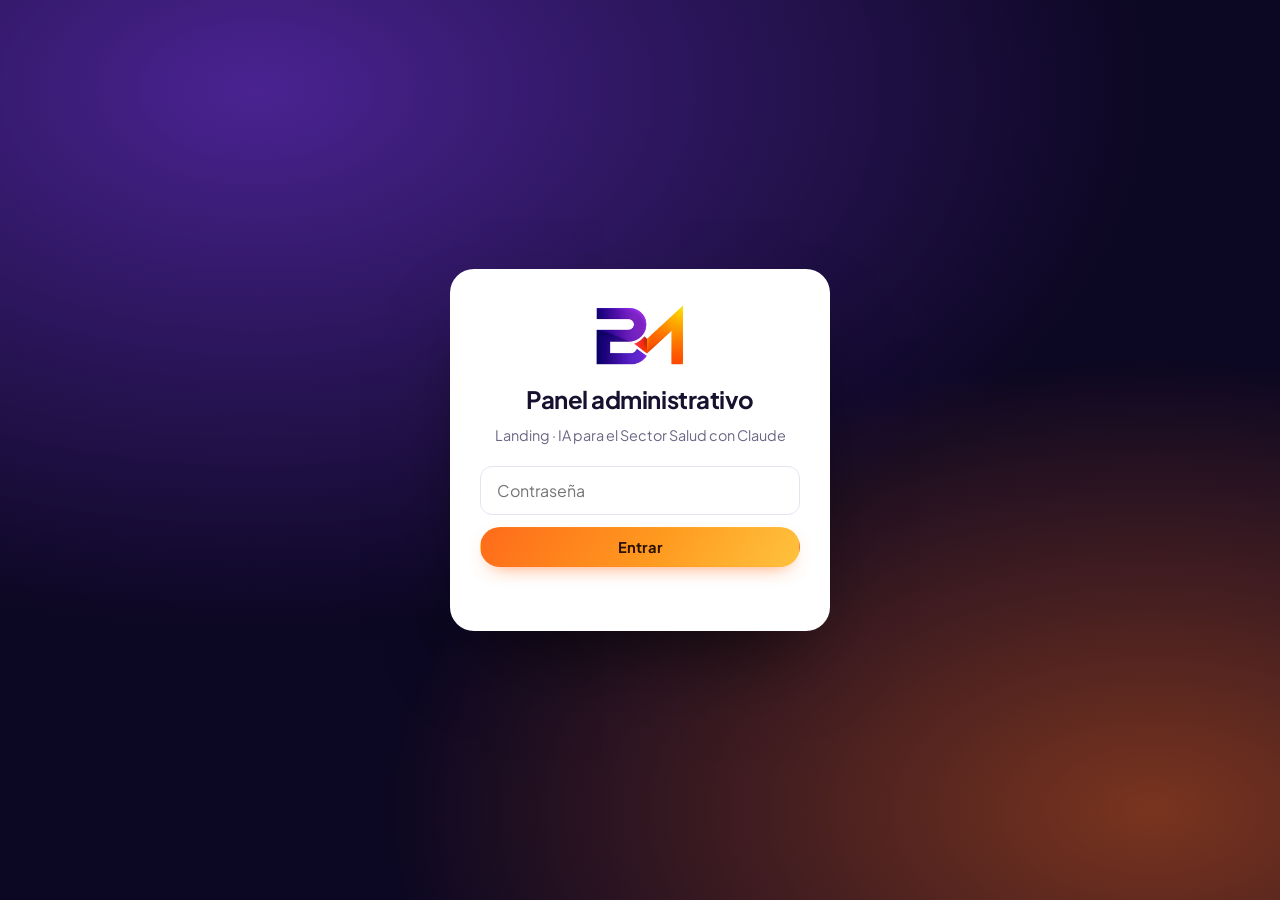
<file: admin.html>
<!doctype html>
<html lang="es-CO">
<head>
  <meta charset="utf-8" />
  <meta name="viewport" content="width=device-width, initial-scale=1" />
  <meta name="robots" content="noindex, nofollow" />
  <title>Panel administrativo · BioMarketing</title>
  <link rel="icon" type="image/png" href="assets/img/favicon.png" />
  <link rel="preconnect" href="https://fonts.googleapis.com" />
  <link rel="preconnect" href="https://fonts.gstatic.com" crossorigin />
  <link href="https://fonts.googleapis.com/css2?family=Fraunces:ital,opsz,wght@0,9..144,400;0,9..144,600;1,9..144,400&family=Plus+Jakarta+Sans:wght@400;500;600;700;800&display=swap" rel="stylesheet" />
  <link rel="stylesheet" href="assets/css/admin.css" />
</head>
<body>

<!-- Login -->
<section class="login" id="login">
  <form class="login__card" id="loginForm">
    <img src="assets/img/monogram.png" alt="" />
    <h1>Panel administrativo</h1>
    <p>Landing · IA para el Sector Salud con Claude</p>
    <input type="password" id="pwd" placeholder="Contraseña" autocomplete="current-password" required />
    <button class="a-btn a-btn--primary" type="submit">Entrar</button>
    <small class="login__err" id="loginErr"></small>
  </form>
</section>

<!-- App -->
<div class="app" id="app" hidden>
  <aside class="side">
    <div class="side__brand"><img src="assets/img/monogram.png" alt="" /><span>Admin</span></div>
    <nav class="side__nav">
      <button class="is-active" data-view="asistencia">Asistencia y certificados</button>
      <button data-view="imagenes">Imágenes por sección</button>
      <button data-view="galeria">Galería</button>
      <button data-view="evento">Evento y precios</button>
      <button data-view="contacto">Contacto y pagos</button>
      <button data-view="instructor">Instructor y video</button>
      <button data-view="testimonios">Testimonios</button>
      <button data-view="publicar">Publicar</button>
      <button data-view="seguridad">Contraseña</button>
    </nav>
    <div class="side__foot">
      <a class="a-btn a-btn--ghost" href="index.html" target="_blank">Ver landing ↗</a>
      <button class="a-btn a-btn--ghost" id="logout">Salir</button>
    </div>
  </aside>

  <main class="main">
    <header class="topline">
      <div>
        <h2 id="viewTitle">Asistencia y certificados</h2>
        <p class="muted" id="draftState">Los cambios se guardan como borrador en este navegador.</p>
      </div>
      <div class="topline__actions">
        <button class="a-btn a-btn--ghost" id="discard">Descartar borrador</button>
        <button class="a-btn a-btn--primary" id="save">Guardar cambios</button>
      </div>
    </header>

    <!-- Asistencia y certificados -->
    <section class="view is-active" data-view="asistencia">
      <div class="kpis">
        <div><small>Inscritos</small><b data-kpi="total">0</b></div>
        <div><small>Pagos confirmados</small><b data-kpi="pago">0</b></div>
        <div><small>Asistieron</small><b data-kpi="asistio">0</b></div>
        <div><small>Certificados enviados</small><b data-kpi="cert">0</b></div>
      </div>

      <div class="toolbar">
        <input type="search" id="search" placeholder="Buscar por nombre, documento o correo…" />
        <select id="filter">
          <option value="todos">Todos</option>
          <option value="asistio">Asistieron</option>
          <option value="noasistio">No han marcado asistencia</option>
          <option value="sincert">Asistieron sin certificado</option>
          <option value="Presencial">Presencial</option>
          <option value="Virtual">Virtual</option>
        </select>
        <button class="a-btn a-btn--ghost" id="syncSheets">↻ Cargar desde Google Sheets</button>
        <label class="a-btn a-btn--ghost file-btn">Importar CSV<input type="file" accept=".csv,text/csv" id="importCsv" /></label>
        <button class="a-btn a-btn--ghost" id="addPerson">+ Agregar asistente</button>
        <button class="a-btn a-btn--ghost" id="exportCsv">Exportar CSV</button>
      </div>

      <div class="bulk">
        <div><b>Enviar certificados</b><small>A todos los que tienen asistencia marcada y aún no lo han recibido.</small></div>
        <button class="a-btn a-btn--primary" id="sendAll">Enviar certificados por correo</button>
        <button class="a-btn a-btn--ghost" id="zipAll">Descargar todos (PDF)</button>
      </div>

      <div class="people" id="people"></div>

      <details class="cfg-box">
        <summary>Configuración del certificado y conexión</summary>
        <div class="form-grid">
          <label>Nombre de quien firma<input data-k="certificado.firmante" /></label>
          <label>Prefijo del código<input data-k="certificado.codigoPrefijo" /></label>
          <label class="full">Títulos del firmante (una línea por renglón)<textarea rows="2" data-k="certificado.cargo"></textarea></label>
          <label>Título del curso<input data-k="evento.titulo" /></label>
          <label>Intensidad horaria<input data-k="evento.intensidad" /></label>
          <div class="full sigrow">
            <div class="sigprev" id="sigPrev"></div>
            <div>
              <b>Firma escaneada (opcional)</b>
              <p class="muted">PNG con fondo transparente o foto de la firma en papel blanco. Si no subes una, se usa el nombre en letra cursiva.</p>
              <div class="row">
                <label class="a-btn a-btn--sm a-btn--primary file-btn">Subir firma<input type="file" accept="image/*" id="sigUpload" /></label>
                <button class="a-btn a-btn--sm a-btn--danger" id="sigRemove">Quitar</button>
              </div>
            </div>
          </div>
          <label class="full">Clave de administración de Google Apps Script (solo se guarda en este navegador)
            <input type="password" id="adminKey" placeholder="La misma CLAVE_ADMIN del archivo google-apps-script.gs" autocomplete="off" />
          </label>
        </div>
        <div class="row"><button class="a-btn a-btn--ghost" id="previewCert">Ver certificado de ejemplo</button></div>
      </details>
    </section>

    <!-- Imágenes -->
    <section class="view" data-view="imagenes">
      <p class="hint">Sube imágenes de fondo o imágenes principales para cada sección. Se optimizan automáticamente (máx. 1920 px). Tamaño recomendado: fondos 1920×1080, imágenes principales 1200×900 o vertical 1000×1250 para el instructor.</p>
      <div class="cards" id="sectionCards"></div>
    </section>

    <!-- Galería -->
    <section class="view" data-view="galeria">
      <p class="hint">Fotos de talleres anteriores, del equipo o del lugar. La sección “Experiencia” aparece en la landing solo si hay al menos una foto.</p>
      <div class="row">
        <label class="a-btn a-btn--primary file-btn">+ Agregar fotos<input type="file" accept="image/*" multiple id="galUpload" /></label>
      </div>
      <div class="gal" id="galList"></div>
    </section>

    <!-- Evento -->
    <section class="view" data-view="evento">
      <div class="form-grid" data-form="evento">
        <label>Fecha (texto)<input data-k="evento.fechaTexto" /></label>
        <label>Hora de inicio (hora Colombia)<input type="datetime-local" data-k="evento.fechaISO" data-type="datetime" /></label>
        <label>Hora de finalización (hora Colombia)<input type="datetime-local" data-k="evento.fechaFinISO" data-type="datetime" /></label>
        <label>Horario<input data-k="evento.horario" /></label>
        <label>Ciudad<input data-k="evento.ciudad" /></label>
        <label>Lugar / sede presencial<input data-k="evento.lugar" placeholder="Ej.: Hotel …, salón …" /></label>
        <label>Plataforma virtual<input data-k="evento.plataformaVirtual" /></label>
        <label>Cupos presenciales<input type="number" data-k="evento.cuposPresencial" data-type="number" /></label>
        <span></span>
        <label>Precio presencial (COP)<input type="number" data-k="precios.presencial" data-type="number" /></label>
        <label>Precio virtual (COP)<input type="number" data-k="precios.virtual" data-type="number" /></label>
        <label class="full">Qué incluye presencial (una línea por ítem)<textarea rows="6" data-k="precios.presencialIncluye"></textarea></label>
        <label class="full">Qué incluye virtual (una línea por ítem)<textarea rows="5" data-k="precios.virtualIncluye"></textarea></label>
      </div>
    </section>

    <!-- Contacto -->
    <section class="view" data-view="contacto">
      <div class="form-grid">
        <label>WhatsApp (con indicativo, solo números)<input data-k="contacto.whatsapp" placeholder="573001234567" /></label>
        <label>Correo<input type="email" data-k="contacto.email" /></label>
        <label>Instagram (usuario o URL)<input data-k="contacto.instagram" placeholder="@biomarketing" /></label>
        <label>Llave Bre-B<input data-k="pago.llave" placeholder="@OTO262" /></label>
        <label>Titular de la llave<input data-k="pago.titular" /></label>
        <label>Horas de reserva del cupo<input type="number" data-k="pago.horasReserva" data-type="number" /></label>
        <label class="full">Mensaje predeterminado de WhatsApp<textarea rows="2" data-k="contacto.mensajeWhatsapp"></textarea></label>
        
        <label class="full">URL para guardar inscritos en Google Sheets (Apps Script)<input data-k="registro.endpoint" placeholder="https://script.google.com/macros/s/…/exec" /></label>
        <label class="check full"><input type="checkbox" data-k="registro.abrirWhatsappAlEnviar" data-type="bool" /> Además, abrir WhatsApp al completar el paso 1 del formulario</label>
      </div>
      <p class="hint">Para recibir los inscritos en una hoja de cálculo sigue la guía del archivo <code>integraciones/google-apps-script.gs</code> (5 minutos). Sin esa URL, cada inscripción llega por WhatsApp.</p>
    </section>

    <!-- Instructor -->
    <section class="view" data-view="instructor">
      <div class="form-grid">
        <label>Nombre<input data-k="instructor.nombre" /></label>
        <label>Rol (línea bajo el nombre)<input data-k="instructor.rol" /></label>
        <label class="full">Títulos y credenciales (una por línea)<textarea rows="3" data-k="instructor.credenciales"></textarea></label>
        <label class="full">Biografía<textarea rows="4" data-k="instructor.bio"></textarea></label>
        <label class="full">Logros / puntos clave (una línea por ítem)<textarea rows="4" data-k="instructor.puntos"></textarea></label>
      </div>
      <p class="hint">La <b>foto del instructor</b> se sube en “Imágenes por sección → Instructor” (vertical 4:5, ej. 1000×1250).</p>
      <h3 class="subh">Video de YouTube del curso anterior</h3>
      <div class="form-grid">
        <label class="full">Link de YouTube<input data-k="video.url" placeholder="https://www.youtube.com/watch?v=… o https://youtu.be/…" /></label>
        <label>Título de la sección<input data-k="video.titulo" /></label>
        <label>Descripción<input data-k="video.descripcion" /></label>
      </div>
      <div class="ytprev" id="ytPrev"></div>
    </section>

    <!-- Testimonios -->
    <section class="view" data-view="testimonios">
      <p class="hint">Agrega solo testimonios reales con autorización. La sección aparece en la landing cuando hay al menos uno.</p>
      <div class="row"><button class="a-btn a-btn--primary" id="addTesti">+ Agregar testimonio</button></div>
      <div id="testiList" class="testi-list"></div>
    </section>

    <!-- Publicar -->
    <section class="view" data-view="publicar">
      <div class="publish">
        <div class="pcard">
          <h3>1 · Vista previa</h3>
          <p>Con “Guardar cambios” ves los cambios en <b>este navegador</b> al abrir la landing.</p>
          <a class="a-btn a-btn--ghost" href="index.html" target="_blank">Abrir landing ↗</a>
        </div>
        <div class="pcard pcard--hl">
          <h3>2 · Publicar para todos</h3>
          <p>Descarga el archivo <code>site-config.js</code> y reemplázalo en <code>assets/js/</code> de tu hosting (GitHub, Netlify, Hostinger…). Así todos los visitantes ven las imágenes y textos nuevos.</p>
          <button class="a-btn a-btn--primary" id="exportJs">Descargar site-config.js</button>
          <p class="muted" id="sizeInfo"></p>
        </div>
        <div class="pcard">
          <h3>Copia de seguridad</h3>
          <p>Exporta o importa toda la configuración en JSON.</p>
          <div class="row">
            <button class="a-btn a-btn--ghost" id="exportJson">Exportar JSON</button>
            <label class="a-btn a-btn--ghost file-btn">Importar JSON<input type="file" accept="application/json" id="importJson" /></label>
          </div>
        </div>
      </div>
    </section>

    <!-- Seguridad -->
    <section class="view" data-view="seguridad">
      <div class="form-grid">
        <label>Nueva contraseña<input type="password" id="newPwd" autocomplete="new-password" /></label>
        <label>Repetir contraseña<input type="password" id="newPwd2" autocomplete="new-password" /></label>
      </div>
      <div class="row"><button class="a-btn a-btn--primary" id="changePwd">Cambiar contraseña</button></div>
      <p class="hint">La contraseña se guarda cifrada (SHA-256) dentro de la configuración. Recuerda publicar el <code>site-config.js</code> para que aplique en el sitio en línea. Este acceso protege el panel de visitantes curiosos; para seguridad total protege también la URL <code>/admin.html</code> desde tu hosting.</p>
    </section>
  </main>
</div>

<div class="toast" id="toast"></div>

<div class="pv" id="pv" hidden>
  <div class="pv__box">
    <div class="pv__bar"><b id="pvTitle">Certificado</b><span class="spacer"></span><button class="a-btn a-btn--sm a-btn--ghost" id="pvClose">Cerrar</button></div>
    <div class="pv__img" id="pvImg"></div>
  </div>
</div>

<script src="assets/js/site-config.js"></script>
<script src="assets/js/store.js"></script>
<script src="assets/js/diploma.js"></script>
<script src="assets/js/admin.js"></script>
</body>
</html>
</file>
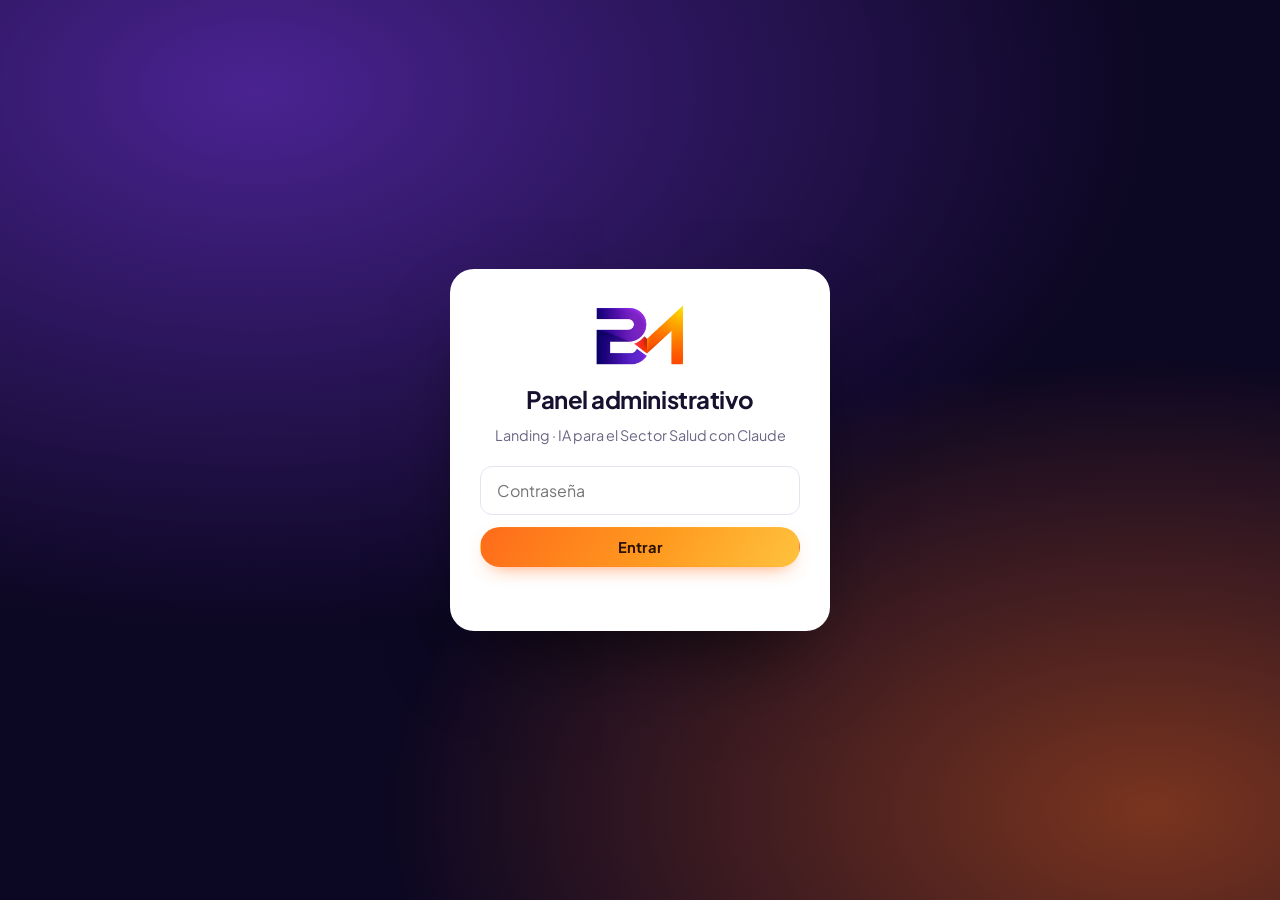
<file: public/admin.html>
<!doctype html>
<html lang="es-CO">
<head>
  <meta charset="utf-8" />
  <meta name="viewport" content="width=device-width, initial-scale=1" />
  <meta name="robots" content="noindex, nofollow" />
  <title>Panel administrativo · BioMarketing</title>
  <link rel="icon" type="image/png" href="assets/img/favicon.png" />
  <link rel="preconnect" href="https://fonts.googleapis.com" />
  <link rel="preconnect" href="https://fonts.gstatic.com" crossorigin />
  <link href="https://fonts.googleapis.com/css2?family=Fraunces:ital,opsz,wght@0,9..144,400;0,9..144,600;1,9..144,400&family=Plus+Jakarta+Sans:wght@400;500;600;700;800&display=swap" rel="stylesheet" />
  <link rel="stylesheet" href="assets/css/admin.css?v=20261020a" />
</head>
<body>

<!-- Login -->
<section class="login" id="login">
  <form class="login__card" id="loginForm">
    <img src="assets/img/monogram.png" alt="" />
    <h1>Panel administrativo</h1>
    <p>Landing · IA para el Sector Salud con Claude</p>
    <input type="password" id="pwd" placeholder="Contraseña" autocomplete="current-password" required />
    <button class="a-btn a-btn--primary" type="submit">Entrar</button>
    <small class="login__err" id="loginErr"></small>
  </form>
</section>

<!-- App -->
<div class="app" id="app" hidden>
  <aside class="side">
    <div class="side__brand"><img src="assets/img/monogram.png" alt="" /><span>Admin</span></div>
    <nav class="side__nav">
      <button class="is-active" data-view="asistencia">Asistencia y certificados</button>
      <button data-view="imagenes">Imágenes por sección</button>
      <button data-view="galeria">Galería</button>
      <button data-view="evento">Evento y precios</button>
      <button data-view="contacto">Contacto y pagos</button>
      <button data-view="instructor">Instructor y video</button>
      <button data-view="testimonios">Testimonios</button>
      <button data-view="publicar">Publicar</button>
      <button data-view="seguridad">Contraseña</button>
    </nav>
    <div class="side__foot">
      <a class="a-btn a-btn--ghost" href="./" target="_blank">Ver landing ↗</a>
      <button class="a-btn a-btn--ghost" id="logout">Salir</button>
    </div>
  </aside>

  <main class="main">
    <header class="topline">
      <div>
        <h2 id="viewTitle">Asistencia y certificados</h2>
        <p class="muted" id="draftState">Los cambios se guardan como borrador en este navegador.</p>
      </div>
      <div class="topline__actions">
        <button class="a-btn a-btn--ghost" id="discard">Descartar cambios</button>
        <button class="a-btn a-btn--ghost" id="save">Guardar borrador</button>
        <button class="a-btn a-btn--primary a-btn--publish" id="publish"><span>Publicar en la web</span></button>
      </div>
    </header>

    <!-- Asistencia y certificados -->
    <section class="view is-active" data-view="asistencia">
      <div class="kpis">
        <div><small>Inscritos</small><b data-kpi="total">0</b></div>
        <div><small>Pagos confirmados</small><b data-kpi="pago">0</b></div>
        <div><small>Asistieron</small><b data-kpi="asistio">0</b></div>
        <div><small>Certificados enviados</small><b data-kpi="cert">0</b></div>
      </div>

      <div class="toolbar">
        <input type="search" id="search" placeholder="Buscar por nombre, documento o correo…" />
        <select id="filter">
          <option value="todos">Todos</option>
          <option value="asistio">Asistieron</option>
          <option value="noasistio">No han marcado asistencia</option>
          <option value="sincert">Asistieron sin certificado</option>
          <option value="Presencial">Presencial</option>
          <option value="Virtual">Virtual</option>
        </select>
        <button class="a-btn a-btn--ghost" id="syncSheets">↻ Cargar desde Google Sheets</button>
        <label class="a-btn a-btn--ghost file-btn">Importar CSV<input type="file" accept=".csv,text/csv" id="importCsv" /></label>
        <button class="a-btn a-btn--ghost" id="addPerson">+ Agregar asistente</button>
        <button class="a-btn a-btn--ghost" id="exportCsv">Exportar CSV</button>
      </div>

      <div class="bulk">
        <div><b>Enviar certificados</b><small>A todos los que tienen asistencia marcada y aún no lo han recibido.</small></div>
        <button class="a-btn a-btn--primary" id="sendAll">Enviar certificados por correo</button>
        <button class="a-btn a-btn--ghost" id="zipAll">Descargar todos (PDF)</button>
      </div>

      <div class="people" id="people"></div>

      <details class="cfg-box">
        <summary>Configuración del certificado y conexión</summary>
        <div class="form-grid">
          <label>Nombre de quien firma<input data-k="certificado.firmante" /></label>
          <label>Prefijo del código<input data-k="certificado.codigoPrefijo" /></label>
          <label class="full">Títulos del firmante (una línea por renglón)<textarea rows="2" data-k="certificado.cargo"></textarea></label>
          <label>Título del curso<input data-k="evento.titulo" /></label>
          <label>Intensidad horaria<input data-k="evento.intensidad" /></label>
          <div class="full sigrow">
            <div class="sigprev" id="sigPrev"></div>
            <div>
              <b>Firma escaneada (opcional)</b>
              <p class="muted">PNG con fondo transparente o foto de la firma en papel blanco. Si no subes una, se usa el nombre en letra cursiva.</p>
              <div class="row">
                <label class="a-btn a-btn--sm a-btn--primary file-btn">Subir firma<input type="file" accept="image/*" id="sigUpload" /></label>
                <button class="a-btn a-btn--sm a-btn--danger" id="sigRemove">Quitar</button>
              </div>
            </div>
          </div>
          <label class="full">Clave de administración de Google Apps Script (solo se guarda en este navegador)
            <input type="password" id="adminKey" placeholder="La misma CLAVE_ADMIN del archivo google-apps-script.gs" autocomplete="off" />
          </label>
        </div>
        <div class="row"><button class="a-btn a-btn--ghost" id="previewCert">Ver certificado de ejemplo</button></div>
      </details>
    </section>

    <!-- Imágenes -->
    <section class="view" data-view="imagenes">
      <p class="hint">Sube imágenes de fondo o imágenes principales para cada sección. Se optimizan automáticamente (máx. 1920 px). Tamaño recomendado: fondos 1920×1080, imágenes principales 1200×900 o vertical 1000×1250 para el instructor.</p>
      <div class="cards" id="sectionCards"></div>
    </section>

    <!-- Galería -->
    <section class="view" data-view="galeria">
      <p class="hint">Fotos de talleres anteriores, del equipo o del lugar. La sección “Experiencia” aparece en la landing solo si hay al menos una foto.</p>
      <div class="row">
        <label class="a-btn a-btn--primary file-btn">+ Agregar fotos<input type="file" accept="image/*" multiple id="galUpload" /></label>
      </div>
      <div class="gal" id="galList"></div>
    </section>

    <!-- Evento -->
    <section class="view" data-view="evento">
      <div class="form-grid" data-form="evento">
        <label>Fecha (texto)<input data-k="evento.fechaTexto" /></label>
        <label>Hora de inicio (hora Colombia)<input type="datetime-local" data-k="evento.fechaISO" data-type="datetime" /></label>
        <label>Hora de finalización (hora Colombia)<input type="datetime-local" data-k="evento.fechaFinISO" data-type="datetime" /></label>
        <label>Horario<input data-k="evento.horario" /></label>
        <label>Ciudad<input data-k="evento.ciudad" /></label>
        <label>Lugar / sede presencial<input data-k="evento.lugar" placeholder="Ej.: Hotel …, salón …" /></label>
        <label>Plataforma virtual<input data-k="evento.plataformaVirtual" /></label>
        <label>Cupos presenciales<input type="number" data-k="evento.cuposPresencial" data-type="number" /></label>
        <span></span>
        <label>Precio presencial · pago completo (COP)<input type="number" data-k="precios.presencial" data-type="number" /></label>
        <label>Precio virtual (COP)<input type="number" data-k="precios.virtual" data-type="number" /></label>
        <label>Presencial · reserva hoy (COP)<input type="number" data-k="precios.presencialReserva" data-type="number" /></label>
        <label>Presencial · saldo el día del curso (COP)<input type="number" data-k="precios.presencialSaldo" data-type="number" /></label>
        <label>Descuento por grupo (%)<input type="number" data-k="precios.descuentoGrupo" data-type="number" /></label>
        <label>Mínimo de personas para grupo<input type="number" data-k="precios.grupoMinimo" data-type="number" /></label>
        <label class="full">Qué incluye presencial (una línea por ítem)<textarea rows="6" data-k="precios.presencialIncluye"></textarea></label>
        <label class="full">Qué incluye virtual (una línea por ítem)<textarea rows="5" data-k="precios.virtualIncluye"></textarea></label>
      </div>
    </section>

    <!-- Contacto -->
    <section class="view" data-view="contacto">
      <div class="form-grid">
        <label>WhatsApp (con indicativo, solo números)<input data-k="contacto.whatsapp" placeholder="573001234567" /></label>
        <label>Correo<input type="email" data-k="contacto.email" /></label>
        <label>Instagram (usuario o URL)<input data-k="contacto.instagram" placeholder="@biomarketing" /></label>
        <label>Llave Bre-B<input data-k="pago.llave" placeholder="@OTO262" /></label>
        <label>Titular de la llave<input data-k="pago.titular" /></label>
        <label>Horas de reserva del cupo<input type="number" data-k="pago.horasReserva" data-type="number" /></label>
        <label class="full">Mensaje predeterminado de WhatsApp<textarea rows="2" data-k="contacto.mensajeWhatsapp"></textarea></label>
        
        <label class="full">URL para guardar inscritos en Google Sheets (Apps Script)<input data-k="registro.endpoint" placeholder="https://script.google.com/macros/s/…/exec" /></label>
        <label class="check full"><input type="checkbox" data-k="registro.abrirWhatsappAlEnviar" data-type="bool" /> Además, abrir WhatsApp al completar el paso 1 del formulario</label>
      </div>
      <p class="hint">Para recibir los inscritos en una hoja de cálculo sigue la guía del archivo <code>integraciones/google-apps-script.gs</code> (5 minutos). Sin esa URL, cada inscripción llega por WhatsApp.</p>
    </section>

    <!-- Instructor -->
    <section class="view" data-view="instructor">
      <div class="form-grid">
        <label>Nombre<input data-k="instructor.nombre" /></label>
        <label>Rol (línea bajo el nombre)<input data-k="instructor.rol" /></label>
        <label class="full">Títulos y credenciales (una por línea)<textarea rows="3" data-k="instructor.credenciales"></textarea></label>
        <label class="full">Biografía<textarea rows="4" data-k="instructor.bio"></textarea></label>
        <label class="full">Logros / puntos clave (una línea por ítem)<textarea rows="4" data-k="instructor.puntos"></textarea></label>
      </div>
      <p class="hint">La <b>foto del instructor</b> se sube en “Imágenes por sección → Instructor” (vertical 4:5, ej. 1000×1250).</p>
      <h3 class="subh">Video de YouTube del curso anterior</h3>
      <div class="form-grid">
        <label class="full">Link de YouTube<input data-k="video.url" placeholder="https://www.youtube.com/watch?v=… o https://youtu.be/…" /></label>
        <label>Título de la sección<input data-k="video.titulo" /></label>
        <label>Descripción<input data-k="video.descripcion" /></label>
      </div>
      <div class="ytprev" id="ytPrev"></div>
    </section>

    <!-- Testimonios -->
    <section class="view" data-view="testimonios">
      <p class="hint">Agrega solo testimonios reales con autorización. La sección aparece en la landing cuando hay al menos uno.</p>
      <div class="row"><button class="a-btn a-btn--primary" id="addTesti">+ Agregar testimonio</button></div>
      <div id="testiList" class="testi-list"></div>
    </section>

    <!-- Publicar -->
    <section class="view" data-view="publicar">
      <div class="publish">
        <div class="pcard pcard--hl pcard--wide">
          <div class="gh-status" id="ghStatus"><span class="dot"></span><b>GitHub no conectado</b></div>
          <h3>Publicación automática</h3>
          <p>Con el botón <b>Publicar en la web</b> (arriba a la derecha) tus fotos, textos y precios quedan en línea para todos en ~1 minuto. Solo hay que conectar GitHub <b>una vez</b> en este computador:</p>
          <ol class="gh-steps">
            <li>Abre <a href="https://github.com/settings/personal-access-tokens/new" target="_blank" rel="noopener">GitHub → Nuevo token (fine-grained) ↗</a> con tu cuenta <b>biocolombiaplus-max</b>.</li>
            <li><b>Token name:</b> Panel landing · <b>Expiration:</b> 1 año (o la máxima).</li>
            <li><b>Repository access:</b> <i>Only select repositories</i> → <b>cursosIA</b>.</li>
            <li><b>Permissions → Repository permissions → Contents:</b> <i>Read and write</i>.</li>
            <li><b>Generate token</b>, cópialo y pégalo aquí:</li>
          </ol>
          <div class="gh-connect">
            <input type="password" id="ghToken" placeholder="github_pat_…" autocomplete="off" />
            <button class="a-btn a-btn--primary" id="ghSave">Conectar</button>
            <button class="a-btn a-btn--ghost" id="ghForget" hidden>Desconectar</button>
          </div>
          <p class="muted">La clave se guarda solo en este navegador y solo puede modificar el repositorio cursosIA. Nunca se publica en la web.</p>
          <details class="gh-adv">
            <summary>Avanzado</summary>
            <div class="form-grid">
              <label>Usuario u organización<input id="ghOwner" /></label>
              <label>Repositorio<input id="ghRepo" /></label>
              <label>Rama que publica Cloudflare<input id="ghBranch" /></label>
              <label>Archivo<input id="ghPath" /></label>
            </div>
          </details>
          <p class="muted" id="sizeInfo"></p>
        </div>
        <div class="pcard">
          <h3>Copia de seguridad</h3>
          <p>Exporta o importa toda la configuración. Si algún día no puedes publicar automáticamente, descarga <code>site-config.js</code> y súbelo a GitHub en <code>public/assets/js/</code>.</p>
          <div class="row">
            <button class="a-btn a-btn--ghost" id="exportJson">Exportar JSON</button>
            <button class="a-btn a-btn--ghost" id="exportJs">Descargar site-config.js</button>
            <label class="a-btn a-btn--ghost file-btn">Importar JSON<input type="file" accept="application/json" id="importJson" /></label>
          </div>
        </div>
      </div>
    </section>

    <!-- Seguridad -->
    <section class="view" data-view="seguridad">
      <div class="form-grid">
        <label>Nueva contraseña<input type="password" id="newPwd" autocomplete="new-password" /></label>
        <label>Repetir contraseña<input type="password" id="newPwd2" autocomplete="new-password" /></label>
      </div>
      <div class="row"><button class="a-btn a-btn--primary" id="changePwd">Cambiar contraseña</button></div>
      <p class="hint">La contraseña se guarda cifrada (SHA-256) dentro de la configuración. Recuerda publicar el <code>site-config.js</code> para que aplique en el sitio en línea. Este acceso protege el panel de visitantes curiosos; para seguridad total protege también la URL <code>/admin.html</code> desde tu hosting.</p>
    </section>
  </main>
</div>

<div class="toast" id="toast"></div>

<div class="pv" id="pv" hidden>
  <div class="pv__box">
    <div class="pv__bar"><b id="pvTitle">Certificado</b><span class="spacer"></span><button class="a-btn a-btn--sm a-btn--ghost" id="pvClose">Cerrar</button></div>
    <div class="pv__img" id="pvImg"></div>
  </div>
</div>

<script src="assets/js/site-config.js"></script>
<script src="assets/js/store.js?v=20261020a"></script>
<script src="assets/js/diploma.js?v=20261020a"></script>
<script src="assets/js/admin.js?v=20261020a"></script>
</body>
</html>
</file>
<file: assets/css/styles.css>
/* =========================================================
   BioMarketing · IA para el Sector Salud con Claude
   ========================================================= */
:root {
  --ink: #0c0722;
  --ink-2: #150c38;
  --ink-3: #21134f;
  --violet: #7c3aed;
  --violet-2: #a78bfa;
  --indigo: #3b1fa8;
  --orange: #ff6b1a;
  --amber: #ffb020;
  --claude: #d97757;
  --paper: #fbf9f5;
  --soft: #f3effa;
  --text: #17112f;
  --muted: #5f5a78;
  --line: rgba(23, 17, 47, 0.1);
  --line-dark: rgba(255, 255, 255, 0.1);
  --grad: linear-gradient(120deg, #ff6b1a 0%, #ff9a1f 55%, #ffc23d 100%);
  --grad-v: linear-gradient(120deg, #4c1fd1 0%, #7c3aed 55%, #b46cff 100%);
  --grad-brand: linear-gradient(110deg, #8b5cf6 0%, #c26bff 35%, #ff7a1a 70%, #ffb020 100%);
  --r: 22px;
  --r-sm: 14px;
  --shadow: 0 30px 60px -30px rgba(26, 12, 80, 0.35);
  --ff: "Plus Jakarta Sans", system-ui, -apple-system, Segoe UI, Roboto, sans-serif;
  --ff-serif: "Fraunces", Georgia, serif;
  --ease: cubic-bezier(0.2, 0.8, 0.2, 1);
}

*,
*::before,
*::after { box-sizing: border-box; }
html { scroll-behavior: smooth; -webkit-text-size-adjust: 100%; }
body {
  margin: 0;
  font-family: var(--ff);
  color: var(--text);
  background: var(--paper);
  line-height: 1.6;
  -webkit-font-smoothing: antialiased;
  overflow-x: hidden;
}
html, body { overflow-x: clip; }
img { max-width: 100%; display: block; }
a { color: inherit; text-decoration: none; }
button { font: inherit; cursor: pointer; border: 0; background: none; color: inherit; }
svg { width: 1.2em; height: 1.2em; flex: none; }
.is-hidden { display: none !important; }
:focus-visible { outline: 2px solid var(--amber); outline-offset: 3px; border-radius: 6px; }

.wrap { width: min(1200px, 100% - 40px); margin-inline: auto; position: relative; z-index: 2; }

/* ---------- Tipografía ---------- */
.h2 {
  font-size: clamp(2rem, 1.3rem + 2.6vw, 3.4rem);
  line-height: 1.06;
  letter-spacing: -0.035em;
  font-weight: 800;
  margin: 0.4rem 0 1.1rem;
  text-wrap: balance;
}
.serif-it {
  font-family: var(--ff-serif);
  font-style: italic;
  font-weight: 400;
  letter-spacing: -0.02em;
}
.sec--light .serif-it,
.sec--soft .serif-it { color: var(--indigo); }
.sec--dark .serif-it {
  background: var(--grad-brand);
  -webkit-background-clip: text;
  background-clip: text;
  color: transparent;
}
.lead { font-size: 1.12rem; color: var(--muted); max-width: 60ch; margin: 0 0 1.2rem; }
.lead--dark { color: rgba(236, 232, 255, 0.72); }
.grad-text { background: var(--grad); -webkit-background-clip: text; background-clip: text; color: transparent; }

.kicker {
  display: inline-flex; align-items: center; gap: 10px;
  font-size: 0.78rem; letter-spacing: 0.18em; text-transform: uppercase;
  font-weight: 700; color: var(--violet);
}
.kicker::before { content: ""; width: 28px; height: 2px; background: var(--grad); border-radius: 2px; }
.kicker--dark { color: var(--amber); }

.eyebrow {
  display: inline-flex; align-items: center; gap: 10px;
  padding: 8px 16px 8px 12px; border-radius: 999px;
  font-size: 0.85rem; font-weight: 600;
}
.eyebrow--dark { background: rgba(255, 255, 255, 0.06); border: 1px solid rgba(255, 255, 255, 0.14); color: #ece7ff; backdrop-filter: blur(8px); }
.pulse { width: 8px; height: 8px; border-radius: 50%; background: #34d399; box-shadow: 0 0 0 0 rgba(52, 211, 153, 0.7); animation: pulse 2s infinite; }
@keyframes pulse { 70% { box-shadow: 0 0 0 10px rgba(52, 211, 153, 0); } 100% { box-shadow: 0 0 0 0 rgba(52, 211, 153, 0); } }

/* ---------- Botones ---------- */
.btn {
  --bg: var(--grad);
  position: relative; isolation: isolate;
  display: inline-flex; align-items: center; justify-content: center; gap: 10px;
  padding: 15px 26px; border-radius: 999px;
  font-weight: 700; font-size: 1rem; letter-spacing: -0.01em;
  transition: transform 0.35s var(--ease), box-shadow 0.35s var(--ease), background 0.3s;
  white-space: nowrap;
}
.btn svg { transition: transform 0.35s var(--ease); }
.btn:hover svg { transform: translateX(4px); }
.btn--sm { padding: 10px 18px; font-size: 0.92rem; }
.btn--lg { padding: 18px 32px; font-size: 1.06rem; }
.btn--block { width: 100%; }

.btn--glow {
  background: var(--bg);
  color: #1b0d00;
  box-shadow: 0 10px 30px -8px rgba(255, 107, 26, 0.65), inset 0 1px 0 rgba(255, 255, 255, 0.45);
  overflow: hidden;
  animation: breathe 3.2s ease-in-out infinite;
}
.btn--glow::before {
  /* destello que recorre el botón */
  content: ""; position: absolute; inset: 0; z-index: -1;
  background: linear-gradient(100deg, transparent 20%, rgba(255, 255, 255, 0.75) 45%, transparent 60%);
  transform: translateX(-120%);
  animation: shine 3.6s var(--ease) infinite;
}
.btn--glow::after {
  /* halo exterior */
  content: ""; position: absolute; inset: -3px; z-index: -2; border-radius: inherit;
  background: var(--bg); filter: blur(14px); opacity: 0.55;
  transition: opacity 0.3s;
}
.btn--glow:hover { transform: translateY(-3px) scale(1.02); box-shadow: 0 18px 40px -10px rgba(255, 107, 26, 0.85), inset 0 1px 0 rgba(255, 255, 255, 0.5); }
.btn--glow:hover::after { opacity: 0.9; }
.btn--glow:active { transform: translateY(0) scale(0.99); }
.btn--alt { --bg: var(--grad-v); color: #fff; box-shadow: 0 10px 30px -8px rgba(124, 58, 237, 0.7), inset 0 1px 0 rgba(255, 255, 255, 0.3); animation-name: breathe-v; }
.btn--alt:hover { box-shadow: 0 18px 40px -10px rgba(124, 58, 237, 0.9); }
@keyframes shine { 0% { transform: translateX(-120%); } 55%, 100% { transform: translateX(120%); } }
@keyframes breathe { 0%, 100% { box-shadow: 0 10px 30px -8px rgba(255, 107, 26, 0.55), inset 0 1px 0 rgba(255,255,255,.45); } 50% { box-shadow: 0 14px 44px -6px rgba(255, 140, 30, 0.9), inset 0 1px 0 rgba(255,255,255,.45); } }
@keyframes breathe-v { 0%, 100% { box-shadow: 0 10px 30px -8px rgba(124, 58, 237, 0.55); } 50% { box-shadow: 0 14px 44px -6px rgba(150, 90, 255, 0.95); } }

.btn--ghost { color: #fff; border: 1px solid rgba(255, 255, 255, 0.22); background: rgba(255, 255, 255, 0.04); backdrop-filter: blur(6px); }
.btn--ghost:hover { background: rgba(255, 255, 255, 0.1); border-color: rgba(255, 255, 255, 0.4); transform: translateY(-2px); }
.btn--wa { background: #1fae5b; color: #fff; box-shadow: 0 12px 30px -12px rgba(31, 174, 91, 0.8); }
.btn--wa:hover { transform: translateY(-2px); background: #189b50; }

/* ---------- Barra superior y navegación ---------- */
.topbar { background: #07041a; color: #d9d3f5; font-size: 0.84rem; position: relative; z-index: 60; }
.topbar__inner { width: min(1200px, 100% - 32px); margin: auto; display: flex; gap: 12px; align-items: center; justify-content: center; padding: 9px 0; text-align: center; flex-wrap: wrap; }
.topbar strong { color: #fff; }
.topbar__dot { width: 7px; height: 7px; border-radius: 50%; background: var(--orange); box-shadow: 0 0 12px var(--orange); animation: blink 1.4s infinite; }
.topbar__count { font-variant-numeric: tabular-nums; font-weight: 700; color: var(--amber); padding: 2px 10px; border-radius: 999px; background: rgba(255, 176, 32, 0.12); }
@keyframes blink { 50% { opacity: 0.3; } }

.nav { position: sticky; top: 12px; z-index: 50; padding: 0 16px; margin-bottom: -76px; }
.nav__inner {
  width: min(1200px, 100%); margin: 12px auto 0;
  display: flex; align-items: center; gap: 24px;
  padding: 10px 10px 10px 18px; border-radius: 999px;
  background: rgba(255, 255, 255, 0.86);
  backdrop-filter: blur(18px) saturate(1.4);
  border: 1px solid rgba(255, 255, 255, 0.7);
  box-shadow: 0 10px 40px -18px rgba(12, 7, 34, 0.5);
  transition: box-shadow 0.3s, background 0.3s;
}
.nav.is-scrolled .nav__inner { background: rgba(255, 255, 255, 0.95); box-shadow: 0 16px 40px -20px rgba(12, 7, 34, 0.55); }
.brand { display: flex; align-items: center; gap: 10px; margin-right: auto; }
.brand img { width: 44px; height: auto; }
.brand__text { font-weight: 800; font-size: 1.05rem; letter-spacing: -0.02em; color: #ff7a1a; }
.brand__text b { color: var(--indigo); }
.brand__text em { font-family: var(--ff-serif); font-weight: 400; color: var(--muted); margin-left: 4px; font-size: 0.95rem; }
.nav__links { display: flex; gap: 4px; }
.nav__links a { padding: 8px 14px; border-radius: 999px; font-size: 0.93rem; font-weight: 600; color: #3a3456; transition: background 0.2s, color 0.2s; }
.nav__links a:hover { background: var(--soft); color: var(--indigo); }
.nav__burger { display: none; width: 44px; height: 44px; border-radius: 50%; background: var(--soft); position: relative; }
.nav__burger span { position: absolute; left: 13px; right: 13px; height: 2px; background: var(--ink); border-radius: 2px; transition: transform 0.3s; }
.nav__burger span:first-child { top: 18px; }
.nav__burger span:last-child { top: 25px; }
.nav.is-open .nav__burger span:first-child { transform: translateY(3.5px) rotate(45deg); }
.nav.is-open .nav__burger span:last-child { transform: translateY(-3.5px) rotate(-45deg); }

/* ---------- Secciones base ---------- */
.sec { position: relative; padding: clamp(80px, 9vw, 130px) 0; overflow: hidden; }
.sec--tight { padding: clamp(64px, 7vw, 100px) 0; }
.sec--light { background: var(--paper); }
.sec--soft { background: linear-gradient(180deg, #f6f2fd 0%, #fbf9f5 100%); }
.sec--dark { background: var(--ink); color: #f4f1ff; }
.sec--dark::after {
  /* textura de grano para que no se vea plano */
  content: ""; position: absolute; inset: 0; pointer-events: none; z-index: 1; opacity: 0.07; mix-blend-mode: overlay;
  background-image: url("data:image/svg+xml,%3Csvg xmlns='http://www.w3.org/2000/svg' width='160' height='160'%3E%3Cfilter id='n'%3E%3CfeTurbulence type='fractalNoise' baseFrequency='.85' numOctaves='3' stitchTiles='stitch'/%3E%3C/filter%3E%3Crect width='100%25' height='100%25' filter='url(%23n)'/%3E%3C/svg%3E");
}
.sec__bg { position: absolute; inset: 0; z-index: 0; background-size: cover; background-position: center; opacity: 0; transition: opacity 0.8s; }
.sec__bg.has-img { opacity: 1; }
.sec__bg.has-img::after { content: ""; position: absolute; inset: 0; background: var(--overlay-color, rgba(12, 7, 34, 0.75)); }
.sec--light .sec__bg.has-img::after,
.sec--soft .sec__bg.has-img::after { --overlay-color: rgba(251, 249, 245, var(--ov, 0.85)); }
.sec--dark .sec__bg.has-img::after { --overlay-color: rgba(12, 7, 34, var(--ov, 0.75)); }
.sec__head { max-width: 780px; margin-bottom: 48px; }
.sec__head--center { margin-inline: auto; text-align: center; }
.sec__head--center .lead { margin-inline: auto; }
.sec__head--center .kicker::after { content: ""; width: 28px; height: 2px; background: var(--grad); border-radius: 2px; }
.sec__head--row { max-width: none; display: grid; grid-template-columns: 1.2fr 1fr; gap: 40px; align-items: end; }
.sec__cta { display: flex; justify-content: center; margin-top: 48px; }

/* Imágenes administrables: ocultas hasta que haya imagen */
[data-media-wrap] > img[data-media] { display: none; }
[data-media-wrap].has-media > img[data-media] { display: block; }

/* ---------- HERO ---------- */
.hero { padding: 140px 0 70px; background: radial-gradient(120% 80% at 80% 0%, #2a1470 0%, var(--ink) 55%); min-height: 100vh; }
.hero__aurora { position: absolute; inset: 0; z-index: 0; pointer-events: none; filter: blur(70px); opacity: 0.75; }
.hero__aurora i { position: absolute; border-radius: 50%; mix-blend-mode: screen; animation: drift 18s ease-in-out infinite alternate; }
.hero__aurora i:nth-child(1) { width: 520px; height: 520px; background: #5b21b6; top: -120px; left: -120px; }
.hero__aurora i:nth-child(2) { width: 440px; height: 440px; background: #ff6b1a; bottom: -160px; right: 8%; opacity: 0.55; animation-duration: 22s; }
.hero__aurora i:nth-child(3) { width: 300px; height: 300px; background: #c026d3; top: 30%; right: 30%; opacity: 0.35; animation-duration: 26s; }
@keyframes drift { to { transform: translate(60px, 40px) scale(1.15); } }
.hero__grid {
  position: absolute; inset: 0; z-index: 0; pointer-events: none;
  background-image: linear-gradient(rgba(255,255,255,.05) 1px, transparent 1px), linear-gradient(90deg, rgba(255,255,255,.05) 1px, transparent 1px);
  background-size: 64px 64px;
  -webkit-mask-image: radial-gradient(70% 60% at 50% 40%, #000 30%, transparent 80%);
  mask-image: radial-gradient(70% 60% at 50% 40%, #000 30%, transparent 80%);
}
.hero__wrap { display: grid; grid-template-columns: 1.08fr 0.92fr; gap: 56px; align-items: center; }
.hero__title {
  font-size: clamp(2.4rem, 1.3rem + 3.6vw, 4.2rem);
  line-height: 1.02; letter-spacing: -0.045em; font-weight: 800;
  margin: 22px 0 22px; text-wrap: balance;
}
.hero__title .serif-it { display: block; font-size: 0.72em; margin-top: 10px; line-height: 1.08; }
.claude-word { position: relative; white-space: nowrap; color: #fff; }
.claude-word::after {
  content: ""; position: absolute; left: 0; right: 0; bottom: 0.04em; height: 0.18em; z-index: -1;
  background: var(--grad); border-radius: 6px; opacity: 0.9; transform-origin: left; animation: underline 1.2s 0.6s var(--ease) both;
}
@keyframes underline { from { transform: scaleX(0); } }
.hero__lead { font-size: 1.18rem; color: rgba(236, 232, 255, 0.78); max-width: 56ch; margin: 0 0 30px; }
.hero__lead strong { color: #fff; }
.hero__meta { display: grid; grid-template-columns: repeat(3, auto); justify-content: start; gap: 10px; margin-bottom: 30px; }
.meta-chip { display: flex; gap: 10px; align-items: center; padding: 10px 14px; border-radius: 16px; background: rgba(255,255,255,.05); border: 1px solid rgba(255,255,255,.1); backdrop-filter: blur(8px); }
.meta-chip svg { width: 22px; height: 22px; color: var(--amber); }
.meta-chip span { display: flex; flex-direction: column; line-height: 1.25; }
.meta-chip small { font-size: 0.72rem; text-transform: uppercase; letter-spacing: 0.1em; color: rgba(236,232,255,.55); }
.meta-chip b { font-size: 0.9rem; white-space: nowrap; }
.hero__ctas { display: flex; flex-wrap: wrap; gap: 14px; margin-bottom: 34px; }
.hero__trust { display: flex; align-items: center; gap: 16px; color: rgba(236,232,255,.7); font-size: 0.92rem; }
.hero__trust p { margin: 0; max-width: 40ch; }
.hero__trust b { color: #fff; font-weight: 600; }
.avatars { display: flex; }
.avatars span { width: 38px; height: 38px; border-radius: 50%; display: grid; place-items: center; font-size: 0.6rem; font-weight: 800; letter-spacing: 0.02em; border: 2px solid var(--ink); margin-left: -10px; color: #fff; }
.avatars span:first-child { margin-left: 0; background: #6d28d9; }
.avatars span:nth-child(2) { background: #db2777; }
.avatars span:nth-child(3) { background: #ea580c; }
.avatars span:nth-child(4) { background: #0891b2; }
.avatars span:nth-child(5) { background: #4338ca; }

/* Visual del hero */
.hero__visual { position: relative; min-height: 520px; display: grid; place-items: center; }
.hero__photo { position: absolute; inset: 0 0 0 12%; margin: 0; border-radius: 28px; overflow: hidden; display: none; }
.hero__photo.has-media { display: block; }
.hero__photo img { width: 100%; height: 100%; object-fit: cover; }
.hero__photo::after { content: ""; position: absolute; inset: 0; background: linear-gradient(200deg, transparent 30%, rgba(12,7,34,.75)); }
.float-card { position: absolute; z-index: 3; display: flex; gap: 12px; align-items: center; padding: 12px 16px; border-radius: 16px; background: #fff; color: var(--text); box-shadow: 0 24px 50px -18px rgba(0,0,0,.6); animation: float 6s ease-in-out infinite; }
.float-card svg { width: 34px; height: 34px; padding: 7px; border-radius: 10px; background: var(--soft); color: var(--violet); }
.float-card b { display: block; font-size: 0.88rem; line-height: 1.2; }
.float-card small { color: var(--muted); font-size: 0.76rem; }
.float-card--a { top: 2%; right: -4%; animation-delay: -2s; }
.float-card--b { bottom: 0; left: -6%; animation-delay: -4s; }
.float-card--b svg { color: #059669; background: #ecfdf5; }

/* Cuenta regresiva */
.countdown { margin-top: 64px; display: flex; align-items: center; justify-content: space-between; gap: 24px; flex-wrap: wrap; padding: 22px 28px; border-radius: var(--r); background: rgba(255,255,255,.04); border: 1px solid rgba(255,255,255,.1); backdrop-filter: blur(10px); }
.countdown__label { font-family: var(--ff-serif); font-style: italic; font-size: 1.4rem; color: rgba(236,232,255,.85); }
.countdown__grid { display: flex; gap: 12px; }
.countdown__grid div { min-width: 84px; text-align: center; padding: 10px 8px; border-radius: 14px; background: rgba(255,255,255,.05); border: 1px solid rgba(255,255,255,.08); }
.countdown__grid b { display: block; font-size: 2.2rem; line-height: 1; font-weight: 800; letter-spacing: -0.04em; font-variant-numeric: tabular-nums; background: linear-gradient(180deg, #fff, #c9bfff); -webkit-background-clip: text; background-clip: text; color: transparent; }
.countdown__grid small { font-size: 0.72rem; text-transform: uppercase; letter-spacing: 0.14em; color: rgba(236,232,255,.55); }
.countdown--inline { justify-content: center; background: none; border: 0; padding: 0; margin: 10px 0 36px; }

/* Marquee */
.marquee { background: var(--grad-brand); color: #fff; overflow: hidden; padding: 16px 0; position: relative; z-index: 3; transform: rotate(-1.2deg) scale(1.03); margin: -14px 0 0; box-shadow: 0 20px 40px -20px rgba(124,58,237,.6); }
.marquee__track { display: flex; gap: 28px; width: max-content; animation: marquee 40s linear infinite; font-weight: 800; font-size: 1.1rem; letter-spacing: -0.01em; text-transform: uppercase; }
.marquee__track i { font-style: normal; opacity: 0.7; }
@keyframes marquee { to { transform: translateX(-50%); } }

/* ---------- Split ---------- */
.split { display: grid; grid-template-columns: 1fr 1fr; gap: 64px; align-items: center; }
.split--rev .split__text { order: 1; }
.split__media { margin: 0; position: relative; }
.split__media > img { width: 100%; aspect-ratio: 4/3; object-fit: cover; border-radius: var(--r); margin-bottom: -60px; box-shadow: var(--shadow); }
.split__media.has-media .compare { position: relative; margin: 0 24px; }

.pain { list-style: none; padding: 0; margin: 28px 0 0; display: grid; gap: 4px; }
.pain li { display: flex; gap: 18px; padding: 16px 0; border-top: 1px solid var(--line); }
.pain li > span { font-family: var(--ff-serif); font-style: italic; font-size: 1.6rem; line-height: 1; color: var(--orange); min-width: 36px; }
.pain b { font-size: 1.05rem; }
.pain p { margin: 2px 0 0; color: var(--muted); font-size: 0.97rem; }

.compare { display: grid; grid-template-columns: 1fr 1fr; border-radius: var(--r); overflow: hidden; box-shadow: var(--shadow); background: #fff; border: 1px solid var(--line); }
.compare__col { padding: 28px 24px; }
.compare__col h4 { margin: 0 0 18px; font-size: 0.8rem; text-transform: uppercase; letter-spacing: 0.14em; }
.compare__col p { display: flex; gap: 10px; align-items: flex-start; margin: 0 0 14px; font-size: 0.95rem; line-height: 1.4; }
.compare__col p svg { margin-top: 1px; padding: 3px; border-radius: 50%; width: 20px; height: 20px; }
.compare__col--bad { background: #fbf7f7; color: #6b5d66; }
.compare__col--bad h4 { color: #b4535a; }
.compare__col--bad svg { background: #fde2e2; color: #c2414b; }
.compare__col--good { background: var(--ink); color: #f1edff; position: relative; }
.compare__col--good::before { content: ""; position: absolute; inset: 0; background: radial-gradient(80% 60% at 100% 0%, rgba(255,107,26,.35), transparent 70%); }
.compare__col--good > * { position: relative; }
.compare__col--good h4 { color: var(--amber); }
.compare__col--good svg { background: var(--grad); color: #2b1300; }

/* ---------- Perfiles ---------- */
.glow-orb { position: absolute; width: 640px; height: 640px; border-radius: 50%; filter: blur(110px); opacity: 0.4; z-index: 0; pointer-events: none; }
.glow-orb--violet { background: #6d28d9; top: -200px; right: -200px; }
.glow-orb--orange { background: #ff6b1a; bottom: -300px; left: -200px; opacity: 0.3; }
.tabs { display: flex; flex-wrap: wrap; gap: 10px; margin-bottom: 28px; }
.tab { display: inline-flex; gap: 9px; align-items: center; padding: 11px 18px; border-radius: 999px; font-weight: 600; font-size: 0.95rem; color: rgba(236,232,255,.75); border: 1px solid rgba(255,255,255,.12); background: rgba(255,255,255,.03); transition: all 0.3s var(--ease); }
.tab svg { width: 18px; height: 18px; }
.tab:hover { color: #fff; border-color: rgba(255,255,255,.3); }
.tab.is-active { color: #1b0d00; background: var(--grad); border-color: transparent; box-shadow: 0 10px 30px -10px rgba(255,107,26,.8); }
.panel { display: none; grid-template-columns: repeat(4, 1fr); gap: 16px; }
.panel.is-active { display: grid; animation: fadeUp 0.6s var(--ease); }
@keyframes fadeUp { from { opacity: 0; transform: translateY(16px); } }
.auto { position: relative; padding: 26px 22px 22px; border-radius: var(--r); background: linear-gradient(170deg, rgba(255,255,255,.07), rgba(255,255,255,.02)); border: 1px solid rgba(255,255,255,.1); display: flex; flex-direction: column; transition: transform 0.4s var(--ease), border-color 0.4s; overflow: hidden; }
.auto::before { content: ""; position: absolute; inset: 0; background: radial-gradient(120% 80% at 100% 0%, rgba(124,58,237,.35), transparent 60%); opacity: 0; transition: opacity 0.4s; }
.auto:hover { transform: translateY(-6px); border-color: rgba(255,176,32,.45); }
.auto:hover::before { opacity: 1; }
.auto > * { position: relative; }
.auto__n { font-family: var(--ff-serif); font-style: italic; font-size: 2.4rem; line-height: 1; background: var(--grad-brand); -webkit-background-clip: text; background-clip: text; color: transparent; margin-bottom: 18px; }
.auto h3 { margin: 0 0 10px; font-size: 1.12rem; line-height: 1.25; letter-spacing: -0.015em; }
.auto p { margin: 0 0 18px; color: rgba(236,232,255,.66); font-size: 0.94rem; }
.auto__time { margin-top: auto; align-self: flex-start; font-size: 0.78rem; font-weight: 700; color: #6ee7b7; background: rgba(52,211,153,.1); padding: 5px 10px; border-radius: 999px; }
.note-ethic { display: flex; gap: 12px; align-items: center; margin: 30px 0 0; padding: 14px 18px; border-radius: 14px; background: rgba(52,211,153,.07); border: 1px solid rgba(52,211,153,.2); color: rgba(220,255,240,.85); font-size: 0.93rem; }
.note-ethic svg { color: #34d399; width: 22px; height: 22px; }

/* ---------- Por qué Claude ---------- */
.why { display: grid; grid-template-columns: 0.9fr 1.1fr; gap: 56px; align-items: center; }
.why__grid { display: grid; grid-template-columns: 1fr 1fr; gap: 16px; }
.why__card { padding: 26px; border-radius: var(--r); background: #fff; border: 1px solid var(--line); box-shadow: 0 2px 0 rgba(0,0,0,.02); transition: transform 0.4s var(--ease), box-shadow 0.4s; }
.why__card:hover { transform: translateY(-4px); box-shadow: var(--shadow); }
.why__card:nth-child(2) { transform: translateY(24px); }
.why__card:nth-child(2):hover { transform: translateY(20px); }
.why__card:nth-child(4) { transform: translateY(24px); }
.why__card:nth-child(4):hover { transform: translateY(20px); }
.why__card svg { width: 44px; height: 44px; padding: 10px; border-radius: 12px; color: #fff; background: var(--grad-v); margin-bottom: 16px; }
.why__card:nth-child(even) svg { background: var(--grad); color: #2b1300; }
.why__card h3 { margin: 0 0 6px; font-size: 1.08rem; }
.why__card p { margin: 0; color: var(--muted); font-size: 0.95rem; }

/* ---------- Temario ---------- */
.timeline-wrap { display: grid; grid-template-columns: 1fr; gap: 40px; }
.timeline-wrap:has(.has-media) { grid-template-columns: 1.4fr 0.8fr; align-items: start; }
.timeline__media { margin: 0; position: sticky; top: 110px; display: none; }
.timeline__media.has-media { display: block; }
.timeline__media img { border-radius: var(--r); aspect-ratio: 3/4; object-fit: cover; box-shadow: var(--shadow); width: 100%; }
.timeline { list-style: none; margin: 0; padding: 0; display: grid; grid-template-columns: repeat(2, 1fr); gap: 18px; counter-reset: tl; }
.timeline-wrap:has(.has-media) .timeline { grid-template-columns: 1fr; }
.tl { display: grid; grid-template-columns: 112px 1fr; gap: 0; border-radius: var(--r); background: #fff; border: 1px solid var(--line); overflow: hidden; transition: transform 0.4s var(--ease), box-shadow 0.4s; }
.tl:hover { transform: translateY(-4px); box-shadow: var(--shadow); }
.tl__time { padding: 24px 16px; font-size: 0.74rem; text-transform: uppercase; letter-spacing: 0.14em; font-weight: 800; color: var(--violet); background: var(--soft); border-right: 1px dashed rgba(124,58,237,.25); display: flex; align-items: flex-start; }
.tl__card { padding: 24px; }
.tl h3 { margin: 0 0 8px; font-size: 1.15rem; letter-spacing: -0.015em; line-height: 1.25; }
.tl p { margin: 0 0 14px; color: var(--muted); font-size: 0.95rem; }
.tags { display: flex; flex-wrap: wrap; gap: 6px; }
.tags span { font-size: 0.76rem; font-weight: 600; padding: 4px 10px; border-radius: 999px; background: #f4f1fb; color: #4b3a8a; }
.tl--hl { background: var(--ink); color: #fff; border-color: transparent; box-shadow: 0 30px 60px -30px rgba(255,107,26,.5); position: relative; }
.tl--hl::after { content: "★ Núcleo del taller"; position: absolute; top: 16px; right: 16px; font-size: 0.7rem; font-weight: 800; letter-spacing: 0.08em; text-transform: uppercase; padding: 5px 10px; border-radius: 999px; background: var(--grad); color: #2b1300; }
.tl--hl .tl__time { background: rgba(255,255,255,.05); color: var(--amber); border-color: rgba(255,255,255,.12); }
.tl--hl p { color: rgba(236,232,255,.7); }
.tl--hl .tags span { background: rgba(255,255,255,.08); color: #e9e3ff; }
.tl--hl h3 { padding-right: 140px; }

/* ---------- Bento ---------- */
.bento { display: grid; grid-template-columns: repeat(4, 1fr); grid-auto-rows: minmax(200px, auto); gap: 16px; }
.bento__item { padding: 28px; border-radius: var(--r); background: #fff; border: 1px solid var(--line); position: relative; overflow: hidden; transition: transform 0.4s var(--ease), box-shadow 0.4s; }
.bento__item:hover { transform: translateY(-4px); box-shadow: var(--shadow); }
.bento__item svg { width: 46px; height: 46px; padding: 11px; border-radius: 14px; background: var(--soft); color: var(--violet); margin-bottom: 18px; }
.bento__item h3 { margin: 0 0 6px; font-size: 1.1rem; letter-spacing: -0.015em; }
.bento__item p { margin: 0; color: var(--muted); font-size: 0.95rem; }
.bento__item--big { grid-column: span 2; grid-row: span 2; background: var(--ink); color: #fff; display: flex; flex-direction: column; justify-content: flex-end; border: 0; }
.bento__item--big::before { content: ""; position: absolute; width: 420px; height: 420px; border-radius: 50%; background: radial-gradient(circle, rgba(255,107,26,.6), transparent 65%); top: -140px; right: -120px; }
.bento__item--big::after { content: ""; position: absolute; width: 360px; height: 360px; border-radius: 50%; background: radial-gradient(circle, rgba(124,58,237,.7), transparent 65%); top: -40px; left: -140px; }
.bento__item--big > * { position: relative; z-index: 1; }
.bento__item--big h3 { font-size: 1.6rem; }
.bento__item--big p { color: rgba(236,232,255,.7); font-size: 1.02rem; max-width: 40ch; }
.stat { display: flex; align-items: flex-start; line-height: 0.85; margin-bottom: 16px; }
.stat b { font-size: clamp(5rem, 10vw, 8.5rem); font-weight: 800; letter-spacing: -0.06em; background: var(--grad); -webkit-background-clip: text; background-clip: text; color: transparent; }
.stat span { font-size: 4rem; font-weight: 800; color: var(--amber); }
.bento__item--wide { background: linear-gradient(120deg, #fff4ea, #f4eeff); }

/* ---------- Certificado ---------- */
.cert { margin: 0; perspective: 1400px; }
.cert > img[data-media] { border-radius: 12px; box-shadow: 0 50px 100px -30px rgba(0,0,0,.8); transform: rotate(-2deg); }
.cert.has-media .cert__paper { display: none; }
.cert__paper {
  position: relative; aspect-ratio: 1.414; padding: 8% 9%; border-radius: 10px;
  background: radial-gradient(120% 90% at 0% 0%, #fff 0%, #fbf8f1 60%, #f3ede0 100%);
  color: #221a3d; display: flex; flex-direction: column; align-items: center; text-align: center; justify-content: center;
  box-shadow: 0 60px 120px -40px rgba(0,0,0,.9), 0 0 0 1px rgba(255,255,255,.3);
  transform: rotateY(-12deg) rotateX(6deg) rotate(-1.5deg);
  transition: transform 0.8s var(--ease);
}
.cert:hover .cert__paper { transform: rotateY(0) rotateX(0) rotate(0); }
.cert__border { position: absolute; inset: 14px; border: 1.5px solid #c9b88f; border-radius: 6px; pointer-events: none; }
.cert__border::after { content: ""; position: absolute; inset: 5px; border: 0.5px solid #d8cba9; border-radius: 4px; }
.cert__logo { width: 64px; margin-bottom: 10px; }
.cert__kicker { font-size: clamp(0.6rem, 1.2vw, 0.8rem); letter-spacing: 0.32em; text-transform: uppercase; font-weight: 800; color: #6d28d9; }
.cert__to { font-family: var(--ff-serif); font-style: italic; font-size: clamp(0.7rem, 1.2vw, 0.95rem); color: #6b6280; margin-top: 10px; }
.cert__name { font-family: var(--ff-serif); font-size: clamp(1.4rem, 3vw, 2.4rem); line-height: 1.1; margin: 4px 0 6px; padding: 0 24px 6px; border-bottom: 1px solid #c9b88f; }
.cert__desc { font-size: clamp(0.58rem, 1vw, 0.8rem); color: #5c5470; line-height: 1.5; }
.cert__desc b { color: #221a3d; }
.cert__sign { display: flex; align-items: center; justify-content: space-between; width: 100%; margin-top: 14px; font-size: clamp(0.58rem, 1vw, 0.78rem); font-weight: 700; }
.cert__sign small { font-weight: 500; color: #8a8199; }
.cert__seal { width: clamp(42px, 6vw, 60px); aspect-ratio: 1; border-radius: 50%; display: grid; place-items: center; background: var(--grad); color: #2b1300; font-weight: 800; box-shadow: 0 0 0 4px #fbf8f1, 0 0 0 5px #e7b25a; }
.checks { list-style: none; padding: 0; margin: 0 0 28px; display: grid; gap: 12px; }
.checks li { display: flex; gap: 12px; align-items: flex-start; line-height: 1.45; }
.checks li svg { width: 22px; height: 22px; padding: 4px; border-radius: 50%; background: var(--grad); color: #2b1300; margin-top: 1px; }
.checks--dark li { color: rgba(236,232,255,.85); }

/* ---------- Precios ---------- */
.sec--pricing { background: radial-gradient(90% 60% at 50% 0%, #2a1470 0%, var(--ink) 70%); }
.plans { display: grid; grid-template-columns: 1fr 1fr; gap: 24px; max-width: 980px; margin: 0 auto; align-items: stretch; }
.plan { position: relative; border-radius: 28px; background: rgba(255,255,255,.04); border: 1px solid rgba(255,255,255,.12); overflow: hidden; display: flex; flex-direction: column; transition: transform 0.4s var(--ease); }
.plan:hover { transform: translateY(-6px); }
.plan--featured { background: linear-gradient(170deg, rgba(255,140,40,.14), rgba(124,58,237,.1) 60%, rgba(255,255,255,.03)); border: 1px solid transparent; background-clip: padding-box; }
.plan--featured::before { content: ""; position: absolute; inset: 0; border-radius: inherit; padding: 1.5px; background: conic-gradient(from var(--ang, 0deg), #ff6b1a, #ffb020, #7c3aed, #c026d3, #ff6b1a); -webkit-mask: linear-gradient(#000 0 0) content-box, linear-gradient(#000 0 0); -webkit-mask-composite: xor; mask-composite: exclude; animation: rotate-border 6s linear infinite; pointer-events: none; z-index: 3; }
@property --ang { syntax: "<angle>"; initial-value: 0deg; inherits: false; }
@keyframes rotate-border { to { --ang: 360deg; } }
.plan__ribbon { position: absolute; top: 18px; right: 18px; z-index: 4; padding: 6px 12px; border-radius: 999px; background: var(--grad); color: #2b1300; font-size: 0.74rem; font-weight: 800; text-transform: uppercase; letter-spacing: 0.08em; box-shadow: 0 8px 20px -6px rgba(255,107,26,.8); }
.plan__media { margin: 0; display: none; height: 190px; position: relative; }
.plan__media.has-media { display: block; }
.plan__media img { width: 100%; height: 100%; object-fit: cover; }
.plan__media::after { content: ""; position: absolute; inset: 0; background: linear-gradient(180deg, transparent 40%, rgba(12,7,34,.9)); }
.plan__body { padding: 32px; display: flex; flex-direction: column; flex: 1; }
.plan__head { display: flex; gap: 14px; align-items: center; margin-bottom: 22px; }
.plan__head > svg { width: 50px; height: 50px; padding: 12px; border-radius: 16px; background: rgba(255,255,255,.07); color: var(--amber); }
.plan__head h3 { margin: 0; font-size: 1.45rem; letter-spacing: -0.02em; }
.plan__head small { color: rgba(236,232,255,.6); }
.plan__price { display: flex; align-items: flex-start; gap: 4px; margin-bottom: 10px; }
.plan__price .cur { font-size: 1.6rem; font-weight: 700; margin-top: 10px; color: rgba(236,232,255,.7); }
.plan__price b { font-size: clamp(3rem, 6vw, 4.2rem); line-height: 1; letter-spacing: -0.05em; font-weight: 800; }
.plan--featured .plan__price b { background: var(--grad); -webkit-background-clip: text; background-clip: text; color: transparent; }
.plan__price .per { align-self: flex-end; margin-bottom: 8px; font-weight: 700; color: rgba(236,232,255,.6); }
.plan__seats { display: flex; align-items: center; gap: 10px; font-size: 0.88rem; color: #fcd9a5; margin: 0 0 24px; }
.plan__seats--soft { color: rgba(236,232,255,.6); }
.bar { width: 70px; height: 6px; border-radius: 6px; background: rgba(255,255,255,.12); overflow: hidden; }
.bar i { display: block; height: 100%; width: 64%; background: var(--grad); border-radius: 6px; animation: fill 2s var(--ease) both; }
@keyframes fill { from { width: 0; } }
.plan .checks { margin-bottom: 30px; }
.plan .checks li { color: rgba(236,232,255,.85); font-size: 0.97rem; }
.plan .btn { margin-top: auto; }
.assure { display: flex; flex-wrap: wrap; justify-content: center; gap: 12px 32px; margin-top: 40px; color: rgba(236,232,255,.7); font-size: 0.92rem; }
.assure span { display: flex; align-items: center; gap: 8px; }
.assure svg { color: var(--amber); }

/* ---------- Galería y testimonios ---------- */
.gallery { columns: 3 280px; column-gap: 16px; }
.gallery figure { margin: 0 0 16px; break-inside: avoid; border-radius: var(--r-sm); overflow: hidden; position: relative; }
.gallery img { width: 100%; transition: transform 0.8s var(--ease); }
.gallery figure:hover img { transform: scale(1.05); }
.gallery figcaption { position: absolute; left: 12px; bottom: 12px; padding: 6px 12px; border-radius: 999px; background: rgba(12,7,34,.7); color: #fff; font-size: 0.82rem; backdrop-filter: blur(6px); }
.testis { display: grid; grid-template-columns: repeat(auto-fit, minmax(280px, 1fr)); gap: 18px; }
.testi { padding: 28px; border-radius: var(--r); background: #fff; border: 1px solid var(--line); display: flex; flex-direction: column; gap: 18px; }
.testi blockquote { margin: 0; font-family: var(--ff-serif); font-size: 1.12rem; line-height: 1.5; }
.testi blockquote::before { content: "“"; display: block; font-size: 3.4rem; line-height: 0.6; color: var(--orange); }
.testi__who { display: flex; align-items: center; gap: 12px; margin-top: auto; }
.testi__who img, .testi__who .ini { width: 46px; height: 46px; border-radius: 50%; object-fit: cover; }
.testi__who .ini { display: grid; place-items: center; background: var(--grad-v); color: #fff; font-weight: 800; }
.testi__who b { display: block; line-height: 1.2; }
.testi__who small { color: var(--muted); }

/* ---------- FAQ ---------- */
.faq-wrap { display: grid; grid-template-columns: 0.8fr 1.2fr; gap: 64px; align-items: start; }
.faq-wrap > div:first-child { position: sticky; top: 110px; }
.faq__media { margin: 28px 0 0; display: none; }
.faq__media.has-media { display: block; }
.faq__media img { border-radius: var(--r); aspect-ratio: 4/3; object-fit: cover; }
.faq { display: grid; gap: 12px; }
.faq details { border-radius: 18px; background: #fff; border: 1px solid var(--line); transition: box-shadow 0.3s, border-color 0.3s; }
.faq details[open] { box-shadow: var(--shadow); border-color: rgba(124,58,237,.3); }
.faq summary { list-style: none; cursor: pointer; padding: 20px 60px 20px 24px; font-weight: 700; font-size: 1.04rem; position: relative; }
.faq summary::-webkit-details-marker { display: none; }
.faq summary::after { content: "+"; position: absolute; right: 20px; top: 50%; translate: 0 -50%; width: 30px; height: 30px; border-radius: 50%; display: grid; place-items: center; background: var(--soft); color: var(--violet); font-size: 1.3rem; font-weight: 500; transition: transform 0.3s, background 0.3s; }
.faq details[open] summary::after { transform: rotate(45deg); background: var(--grad); color: #2b1300; }
.faq details p { margin: 0; padding: 0 24px 22px; color: var(--muted); }

/* ---------- CTA final ---------- */
.final { text-align: center; padding: clamp(100px, 12vw, 160px) 0; }
.final__wrap { max-width: 900px; }
.final__title { font-size: clamp(2.2rem, 1.2rem + 3.6vw, 4rem); line-height: 1.04; letter-spacing: -0.045em; margin: 16px 0 28px; text-wrap: balance; }
.final__title .serif-it { display: block; }
.final__ctas { display: flex; justify-content: center; flex-wrap: wrap; gap: 14px; }
.final__small { margin-top: 22px; color: rgba(236,232,255,.6); }

/* ---------- Footer ---------- */
.footer { background: #07041a; color: rgba(236,232,255,.7); padding: 70px 0 30px; }
.footer__wrap { display: grid; grid-template-columns: 1.6fr 1fr 1fr; gap: 40px; }
.footer__logo { display: inline-grid; place-items: center; width: 110px; height: 110px; border-radius: 50%; background: #fff; padding: 6px; margin-bottom: 18px; box-shadow: 0 0 0 6px rgba(255,255,255,.05); }
.footer__brand p { max-width: 46ch; margin: 0; }
.footer__col { display: flex; flex-direction: column; gap: 10px; }
.footer__col h4 { color: #fff; margin: 0 0 6px; font-size: 0.85rem; text-transform: uppercase; letter-spacing: 0.14em; }
.footer__col a:hover { color: var(--amber); }
.footer__legal { display: flex; justify-content: space-between; flex-wrap: wrap; gap: 10px; border-top: 1px solid var(--line-dark); margin-top: 50px; padding-top: 24px; font-size: 0.82rem; color: rgba(236,232,255,.45); }

/* ---------- Flotantes ---------- */
.fab-wa { position: fixed; right: 20px; bottom: 22px; z-index: 70; width: 60px; height: 60px; border-radius: 50%; background: #25d366; color: #25d366; display: grid; place-items: center; box-shadow: 0 14px 30px -8px rgba(37,211,102,.7); transition: transform 0.3s; }
.fab-wa::before { content: ""; position: absolute; inset: 0; border-radius: 50%; border: 2px solid #25d366; animation: ring 2.2s infinite; }
.fab-wa svg { width: 34px; height: 34px; color: #fff; }
.fab-wa svg path:last-child { fill: #25d366; }
.fab-wa:hover { transform: scale(1.08); }
@keyframes ring { from { transform: scale(1); opacity: 0.8; } to { transform: scale(1.6); opacity: 0; } }
.sticky-cta { display: none; }

/* ---------- Modal ---------- */
.modal { position: fixed; inset: 0; z-index: 100; display: grid; place-items: center; padding: 20px; visibility: hidden; }
.modal.is-open { visibility: visible; }
.modal__backdrop { position: absolute; inset: 0; background: rgba(7, 4, 26, 0.72); backdrop-filter: blur(8px); opacity: 0; transition: opacity 0.4s; }
.modal.is-open .modal__backdrop { opacity: 1; }
.modal__dialog { position: relative; width: min(980px, 100%); max-height: calc(100vh - 40px); display: grid; grid-template-columns: 300px 1fr; border-radius: 28px; overflow: hidden; background: #fff; box-shadow: 0 60px 120px -30px rgba(0,0,0,.7); opacity: 0; transform: translateY(30px) scale(0.97); transition: opacity 0.4s var(--ease), transform 0.5s var(--ease); }
.modal.is-open .modal__dialog { opacity: 1; transform: none; }
.modal__close { position: absolute; top: 14px; right: 14px; z-index: 3; width: 40px; height: 40px; border-radius: 50%; display: grid; place-items: center; background: var(--soft); color: var(--ink); transition: transform 0.3s; }
.modal__close:hover { transform: rotate(90deg); }
.modal__side { position: relative; padding: 36px 28px; color: #fff; background: radial-gradient(90% 60% at 0% 0%, rgba(124,58,237,.7), transparent), radial-gradient(80% 60% at 100% 100%, rgba(255,107,26,.55), transparent), var(--ink); display: flex; flex-direction: column; }
.modal__logo { width: 70px; margin-bottom: 24px; filter: brightness(1.15); }
.modal__side h3 { font-size: 1.5rem; line-height: 1.15; letter-spacing: -0.02em; margin: 0 0 22px; }
.modal__side ul { list-style: none; padding: 0; margin: 0; display: grid; gap: 14px; font-size: 0.93rem; color: rgba(236,232,255,.85); }
.modal__side li { display: flex; gap: 10px; align-items: center; }
.modal__side li svg { color: var(--amber); }
.modal__count { margin-top: auto; padding-top: 24px; font-weight: 800; color: var(--amber); font-variant-numeric: tabular-nums; }
.modal__main { padding: 36px 36px 28px; overflow-y: auto; }
.modal__main h2 { margin: 0 0 4px; font-size: 1.8rem; letter-spacing: -0.03em; }
.modal__sub { margin: 0 0 22px; color: var(--muted); }
.mode-pick { border: 0; padding: 0; margin: 0 0 18px; display: grid; grid-template-columns: 1fr 1fr; gap: 12px; }
.mode-pick legend { font-size: 0.82rem; font-weight: 700; margin-bottom: 8px; color: var(--muted); }
.mode { cursor: pointer; }
.mode input { position: absolute; opacity: 0; pointer-events: none; }
.mode span { display: grid; grid-template-columns: 1fr auto; padding: 14px 16px; border-radius: 16px; border: 1.5px solid var(--line); transition: all 0.25s; position: relative; }
.mode b { font-size: 1rem; }
.mode small { grid-column: 1; color: var(--muted); font-size: 0.82rem; }
.mode em { grid-row: 1 / span 2; grid-column: 2; align-self: center; font-style: normal; font-weight: 800; font-size: 1.1rem; color: var(--indigo); }
.mode input:checked + span { border-color: var(--orange); background: #fff7ef; box-shadow: 0 0 0 4px rgba(255,107,26,.12); }
.mode input:focus-visible + span { outline: 2px solid var(--violet); outline-offset: 2px; }
.grid2 { display: grid; grid-template-columns: 1fr 1fr; gap: 12px 14px; }
.field { display: flex; flex-direction: column; gap: 6px; }
.field--full { grid-column: 1 / -1; }
.field span { font-size: 0.82rem; font-weight: 700; color: #3a3456; }
.field input, .field select, .field textarea { font: inherit; font-size: 0.97rem; padding: 12px 14px; border-radius: 12px; border: 1.5px solid #e4e0ee; background: #fcfbfe; color: var(--text); transition: border-color 0.2s, box-shadow 0.2s; width: 100%; }
.field textarea { resize: vertical; }
.field input:focus, .field select:focus, .field textarea:focus { outline: none; border-color: var(--violet); box-shadow: 0 0 0 4px rgba(124,58,237,.12); background: #fff; }
.field.is-invalid input, .field.is-invalid select { border-color: #e11d48; }
.consent { display: flex; gap: 10px; align-items: flex-start; margin: 16px 0 6px; font-size: 0.82rem; color: var(--muted); line-height: 1.45; cursor: pointer; }
.consent input { margin-top: 3px; accent-color: var(--orange); width: 16px; height: 16px; flex: none; }
.form-error { color: #e11d48; font-size: 0.88rem; min-height: 1.3em; margin: 6px 0 10px; font-weight: 600; }
.form-safe { display: flex; gap: 8px; justify-content: center; align-items: center; color: var(--muted); font-size: 0.8rem; margin: 12px 0 0; }
.form-safe svg { color: #059669; }
.btn.is-loading { pointer-events: none; opacity: 0.8; }
.btn.is-loading svg { animation: spin 0.8s linear infinite; }
.form-done { text-align: center; padding: 20px 0; }
.form-done .btn { margin-top: 12px; }
.done__icon { width: 84px; height: 84px; margin: 0 auto 20px; border-radius: 50%; display: grid; place-items: center; background: var(--grad); color: #2b1300; box-shadow: 0 0 0 10px #fff3e8, 0 20px 40px -10px rgba(255,107,26,.7); animation: pop 0.6s var(--ease); }
.done__icon svg { width: 42px; height: 42px; }
@keyframes pop { from { transform: scale(0.4); opacity: 0; } }
.done__pay { background: var(--soft); border-radius: 14px; padding: 16px; color: #3a3456; text-align: left; font-size: 0.95rem; }

/* ---------- Animación de entrada ---------- */
.reveal { opacity: 0; transform: translateY(26px); transition: opacity 0.9s var(--ease), transform 0.9s var(--ease); }
.reveal.is-in { opacity: 1; transform: none; }
.why__card.reveal.is-in:nth-child(2), .why__card.reveal.is-in:nth-child(4) { transform: translateY(24px); }

/* ---------- Responsive ---------- */
@media (max-width: 1080px) {
  .panel { grid-template-columns: repeat(2, 1fr); }
  .hero__wrap { grid-template-columns: 1fr; }
  .hero__visual { min-height: 480px; }
  .hero__meta { grid-template-columns: repeat(auto-fit, minmax(200px, auto)); }
  .bento { grid-template-columns: repeat(2, 1fr); }
}
@media (max-width: 900px) {
  .nav__links { display: none; position: absolute; top: calc(100% + 10px); left: 16px; right: 16px; flex-direction: column; padding: 12px; border-radius: 22px; background: #fff; box-shadow: 0 30px 60px -20px rgba(12,7,34,.5); }
  .nav.is-open .nav__links { display: flex; }
  .nav__links a { padding: 14px 16px; }
  .nav__burger { display: block; }
  .nav > .nav__inner > .btn { display: none; }
  .split, .why, .faq-wrap, .sec__head--row { grid-template-columns: 1fr; gap: 40px; }
  .split--rev .split__text { order: 0; }
  .faq-wrap > div:first-child { position: static; }
  .timeline, .timeline-wrap:has(.has-media) { grid-template-columns: 1fr; }
  .timeline__media { position: static; }
  .plans { grid-template-columns: 1fr; }
  .footer__wrap { grid-template-columns: 1fr 1fr; }
  .footer__brand { grid-column: 1 / -1; }
  .modal__dialog { grid-template-columns: 1fr; }
  .modal__side { display: none; }
  .why__card:nth-child(2), .why__card:nth-child(4), .why__card.reveal.is-in:nth-child(2), .why__card.reveal.is-in:nth-child(4) { transform: none; }
}
@media (max-width: 640px) {
  .wrap { width: calc(100% - 32px); }
  .topbar__inner { font-size: 0.76rem; gap: 8px; }
  .topbar__more { display: none; }
  .brand__text em { display: none; }
  .hero { padding-top: 130px; }
  .hero__meta { grid-template-columns: 1fr; }
  .hero__ctas .btn { width: 100%; }
  .hero__trust { flex-direction: column; align-items: flex-start; }
  .hero__visual { min-height: 0; padding: 20px 0 30px; }
  .float-card { display: none; }
  .countdown { justify-content: center; text-align: center; padding: 18px; }
  .countdown__grid { gap: 8px; }
  .countdown__grid div { min-width: 64px; }
  .countdown__grid b { font-size: 1.7rem; }
  .panel { grid-template-columns: 1fr; }
  .tabs { flex-wrap: nowrap; overflow-x: auto; margin-inline: -16px; padding: 0 16px 6px; scrollbar-width: none; }
  .tab { flex: none; }
  .compare { grid-template-columns: 1fr; }
  .why__grid { grid-template-columns: 1fr; }
  .tl { grid-template-columns: 1fr; }
  .tl__time { border-right: 0; border-bottom: 1px dashed rgba(124,58,237,.25); padding: 12px 20px; }
  .tl--hl h3 { padding-right: 0; }
  .tl--hl::after { top: 10px; right: 12px; }
  .bento { grid-template-columns: 1fr; }
  .bento__item--big, .bento__item--wide { grid-column: auto; grid-row: auto; }
  .plan__body { padding: 26px 22px; }
  .final__ctas .btn { width: 100%; }
  .footer__wrap { grid-template-columns: 1fr; }
  .grid2, .mode-pick { grid-template-columns: 1fr; }
  .modal { padding: 0; align-items: end; }
  .modal__dialog { border-radius: 24px 24px 0 0; max-height: 94vh; }
  .modal__main { padding: 28px 20px 24px; }
  .fab-wa { bottom: 86px; width: 54px; height: 54px; }
  .sticky-cta { position: fixed; left: 12px; right: 12px; bottom: 12px; z-index: 69; display: flex; align-items: center; justify-content: space-between; padding: 10px 10px 10px 20px; border-radius: 999px; background: rgba(12,7,34,.92); backdrop-filter: blur(12px); color: #fff; box-shadow: 0 20px 40px -10px rgba(0,0,0,.6); transform: translateY(140%); transition: transform 0.5s var(--ease); }
  .sticky-cta.is-visible { transform: none; }
  .sticky-cta small { display: block; font-size: 0.7rem; color: rgba(236,232,255,.6); line-height: 1; }
  .sticky-cta b { font-size: 1.1rem; }
}
@media (prefers-reduced-motion: reduce) {
  *, *::before, *::after { animation-duration: 0.01ms !important; animation-iteration-count: 1 !important; transition-duration: 0.01ms !important; scroll-behavior: auto !important; }
  .reveal { opacity: 1; transform: none; }
}

/* =========================================================
   v2 · Nivel premium
   ========================================================= */
:root { --ff-mono: "JetBrains Mono", ui-monospace, SFMono-Regular, Menlo, monospace; }
.progress-line { position: fixed; top: 0; left: 0; height: 3px; width: 100%; z-index: 200; background: var(--grad-brand); transform-origin: left; transform: scaleX(var(--p, 0)); box-shadow: 0 0 12px rgba(255,140,30,.8); }
.hero__particles { position: absolute; inset: 0; width: 100%; height: 100%; z-index: 0; pointer-events: none; opacity: .7; }
.hero__visual { min-height: 560px; }
.hero__photo.has-media ~ .wf { transform: translate(-10%, 10%) scale(.92); }

/* ---------- Flujo animado del hero ---------- */
.wf {
  position: relative; z-index: 2; width: min(540px, 100%);
  border-radius: 26px; padding: 14px;
  background: linear-gradient(160deg, rgba(36, 22, 88, .88), rgba(13, 8, 38, .94));
  border: 1px solid rgba(255,255,255,.14);
  box-shadow: 0 60px 120px -40px rgba(0,0,0,.9), 0 0 0 1px rgba(124,58,237,.25), 0 0 120px -30px rgba(124,58,237,.7);
  backdrop-filter: blur(16px);
}
.wf::before { content: ""; position: absolute; inset: -1px; border-radius: inherit; padding: 1px; background: conic-gradient(from var(--ang, 0deg), transparent 0 60%, #ff8a1f 75%, #a78bfa 90%, transparent); -webkit-mask: linear-gradient(#000 0 0) content-box, linear-gradient(#000 0 0); -webkit-mask-composite: xor; mask-composite: exclude; animation: rotate-border 5s linear infinite; pointer-events: none; }
.wf__bar { display: flex; align-items: center; gap: 10px; padding: 4px 6px 12px; font-size: .78rem; border-bottom: 1px solid rgba(255,255,255,.07); }
.wf__file { font-family: var(--ff-mono); color: rgba(236,232,255,.75); margin-right: auto; }
.wf__file em { font-style: normal; color: var(--amber); }
.wf__live { display: flex; align-items: center; gap: 6px; font-weight: 800; letter-spacing: .12em; font-size: .68rem; color: #fca5a5; padding: 4px 9px; border-radius: 999px; background: rgba(239,68,68,.14); }
.wf__live i { width: 7px; height: 7px; border-radius: 50%; background: #ef4444; box-shadow: 0 0 10px #ef4444; animation: blink 1.2s infinite; }
.wf__canvas { position: relative; aspect-ratio: 560 / 440; margin-top: 8px; border-radius: 18px; background-image: radial-gradient(rgba(255,255,255,.09) 1px, transparent 1px); background-size: 18px 18px; }
.wf__lines { position: absolute; inset: 0; width: 100%; height: 100%; overflow: visible; }
.wf__paths path { fill: none; stroke: rgba(255,255,255,.1); stroke-width: 2.5; }
.wf__flows use { fill: none; stroke: url(#wfg); stroke-width: 2.5; stroke-dasharray: 6 10; opacity: .35; animation: dash 1.2s linear infinite; transition: opacity .4s, stroke-width .4s; }
.wf[data-phase="1"] .wf__flows use[data-line="1"], .wf[data-phase="3"] .wf__flows use[data-line="2"] { opacity: 1; stroke-width: 3.5; }
@keyframes dash { to { stroke-dashoffset: -32; } }
.wf__dots circle { fill: #ffd28a; opacity: 0; transition: opacity .2s; }
.wf__dots circle.is-on { opacity: 1; }
.node {
  position: absolute; width: 35%; height: 14.6%;
  display: flex; align-items: center; gap: 10px; padding: 0 12px;
  border-radius: 14px; background: rgba(20, 12, 54, .92); border: 1px solid rgba(255,255,255,.12);
  transition: border-color .4s, box-shadow .4s, transform .4s var(--ease);
  font-size: clamp(.62rem, 1.1vw, .82rem); line-height: 1.25;
}
.node b { display: block; font-size: 1.05em; }
.node small { display: block; color: rgba(236,232,255,.6); white-space: nowrap; overflow: hidden; text-overflow: ellipsis; max-width: 100%; }
.node > div { min-width: 0; }
.n1 { left: 2.86%; top: 4.55%; } .n3 { left: 62.14%; top: 4.55%; }
.n4 { left: 2.86%; top: 80.9%; } .n5 { left: 62.14%; top: 80.9%; }
.n2 { left: 33.93%; top: 40%; width: 32.14%; height: 20%; justify-content: center; background: linear-gradient(150deg, #2a160f, #1a0e30); border-color: rgba(217,119,87,.45); }
.node__ic { width: 2.6em; height: 2.6em; border-radius: 10px; display: grid; place-items: center; flex: none; }
.node__ic svg { width: 1.4em; height: 1.4em; }
.node__ic--wa { background: #0d4d2c; color: #4ade80; }
.node__ic--wa svg path:last-child { fill: #0d4d2c; }
.node__ic--sheet { background: #0c4a2f; color: #34d399; }
.node__ic--cal { background: #1e3a8a; color: #93c5fd; }
.node__ic--claude { background: rgba(217,119,87,.18); width: 3em; height: 3em; }
.node__ic--claude img { width: 1.9em; transition: transform 1s; }
.node__ok { position: absolute; top: -8px; right: -8px; width: 22px; height: 22px; border-radius: 50%; background: #10b981; color: #fff; display: grid; place-items: center; transform: scale(0); transition: transform .4s var(--ease); box-shadow: 0 0 0 3px var(--ink); }
.node__ok svg { width: 14px; height: 14px; }
.node__ring { position: absolute; inset: -6px; border-radius: 18px; border: 2px solid rgba(217,119,87,.0); pointer-events: none; }
.wf[data-phase="1"] [data-node="1"],
.wf[data-phase="3"] [data-node="3"] { border-color: rgba(255,176,32,.7); box-shadow: 0 0 30px -6px rgba(255,140,30,.7); transform: translateY(-2px); }
.wf[data-phase="3"] [data-node="3"] .node__ok, .wf[data-phase="2"] [data-node="1"] .node__ok, .wf[data-phase="3"] [data-node="1"] .node__ok { transform: scale(1); }
.wf[data-phase="2"] .n2 { box-shadow: 0 0 50px -6px rgba(217,119,87,.9); border-color: #d97757; }
.wf[data-phase="2"] .n2 .node__ring { animation: ring2 1.2s ease-out infinite; }
.wf[data-phase="2"] .node__ic--claude img { animation: spin 1.6s linear infinite; }
@keyframes ring2 { from { border-color: rgba(217,119,87,.8); transform: scale(.96); } to { border-color: rgba(217,119,87,0); transform: scale(1.15); } }
.wf__out { margin-top: 12px; border-radius: 16px; padding: 12px 14px; background: rgba(0,0,0,.28); border: 1px solid rgba(255,255,255,.06); min-height: 104px; }
.wf__out-head { display: flex; align-items: center; gap: 8px; font-size: .74rem; color: #f4b39b; font-weight: 700; letter-spacing: .04em; text-transform: uppercase; }
.wf__out-head img { width: 16px; }
.wf__out-head em { margin-left: auto; font-style: normal; font-family: var(--ff-mono); color: rgba(236,232,255,.5); text-transform: none; }
.wf__typed { margin: 8px 0 0; font-size: .9rem; color: #f1edff; line-height: 1.5; min-height: 2.8em; }
.caret { display: inline-block; width: 7px; height: 1.05em; background: var(--amber); vertical-align: -2px; margin-left: 2px; animation: blink .8s steps(1) infinite; }
.float-card--a { top: -2%; right: -6%; }
.float-card--b { bottom: 18%; left: -8%; }
.countdown .btn { flex: none; }

/* ---------- Cifras ---------- */
.stats-band { background: linear-gradient(180deg, var(--ink), #120a33); position: relative; z-index: 2; padding: 10px 0 70px; }
.stats { display: grid; grid-template-columns: repeat(4, 1fr); border-radius: 24px; border: 1px solid rgba(255,255,255,.1); background: rgba(255,255,255,.03); overflow: hidden; }
.stats__item { display: flex; align-items: center; gap: 16px; padding: 26px 28px; color: rgba(236,232,255,.7); font-size: .9rem; line-height: 1.35; }
.stats__item + .stats__item { border-left: 1px solid rgba(255,255,255,.08); }
.stats__item b { font-size: clamp(2.2rem, 4vw, 3rem); font-weight: 800; letter-spacing: -.05em; background: var(--grad); -webkit-background-clip: text; background-clip: text; color: transparent; line-height: 1; }

/* ---------- Demo consola ---------- */
.demo-sec { background: radial-gradient(80% 60% at 50% 0%, #22105a, var(--ink) 70%); }
.glow-orb--orange { bottom: -300px; left: -200px; }
.console { display: grid; grid-template-columns: 270px 1fr; border-radius: 28px; overflow: hidden; border: 1px solid rgba(255,255,255,.12); background: rgba(12,7,34,.75); box-shadow: 0 60px 120px -40px rgba(0,0,0,.9), 0 0 100px -40px rgba(124,58,237,.8); backdrop-filter: blur(10px); }
.console__side { padding: 22px 16px; background: rgba(255,255,255,.03); border-right: 1px solid rgba(255,255,255,.08); display: flex; flex-direction: column; gap: 8px; }
.console__label { font-size: .7rem; letter-spacing: .16em; text-transform: uppercase; color: rgba(236,232,255,.5); font-weight: 700; padding: 0 8px 6px; }
.case { display: flex; align-items: center; gap: 12px; text-align: left; padding: 12px; border-radius: 14px; border: 1px solid transparent; color: rgba(236,232,255,.75); transition: all .3s; }
.case svg { width: 38px; height: 38px; padding: 9px; border-radius: 11px; background: rgba(255,255,255,.06); color: var(--violet-2); }
.case b { display: block; font-size: .95rem; color: #fff; }
.case small { font-size: .78rem; color: rgba(236,232,255,.55); }
.case:hover { background: rgba(255,255,255,.04); }
.case.is-active { background: linear-gradient(120deg, rgba(255,107,26,.16), rgba(124,58,237,.14)); border-color: rgba(255,176,32,.35); }
.case.is-active svg { background: var(--grad); color: #2b1300; }
.console__meter { margin-top: auto; display: grid; grid-template-columns: 1fr 1fr; gap: 8px; padding-top: 16px; }
.console__meter div { padding: 12px; border-radius: 14px; background: rgba(0,0,0,.25); }
.console__meter small { display: block; font-size: .7rem; text-transform: uppercase; letter-spacing: .1em; color: rgba(236,232,255,.5); }
.console__meter b { font-size: 1.35rem; letter-spacing: -.03em; }
.console__meter div:first-child b { color: rgba(236,232,255,.55); text-decoration: line-through; text-decoration-color: rgba(255,90,90,.7); }
.console__main { padding: 18px 22px 20px; min-width: 0; }
.console__top { display: flex; align-items: center; gap: 12px; padding-bottom: 14px; border-bottom: 1px solid rgba(255,255,255,.07); }
.console__title { font-family: var(--ff-mono); font-size: .85rem; color: rgba(236,232,255,.75); margin-right: auto; }
.console__run.is-running { pointer-events: none; filter: saturate(.6); }
.pipeline { list-style: none; margin: 18px 0; padding: 0; display: grid; grid-template-columns: repeat(4, 1fr); gap: 8px; }
.pipeline li { position: relative; padding: 10px 12px 12px; border-radius: 12px; background: rgba(255,255,255,.04); border: 1px solid rgba(255,255,255,.07); font-size: .8rem; color: rgba(236,232,255,.55); overflow: hidden; transition: color .3s, border-color .3s; }
.pipeline li b { display: block; font-family: var(--ff-mono); font-size: .68rem; color: rgba(236,232,255,.4); margin-bottom: 2px; }
.pipeline li::after { content: ""; position: absolute; left: 0; bottom: 0; height: 3px; width: 0; background: var(--grad); transition: width .7s var(--ease); }
.pipeline li.is-run { color: #fff; border-color: rgba(255,176,32,.4); }
.pipeline li.is-run::after { width: 100%; }
.pipeline li.is-done { color: #d1fae5; }
.pipeline li.is-done b { color: #34d399; }
.console__io { display: grid; grid-template-columns: .85fr 1.15fr; gap: 12px; }
.io { border-radius: 16px; padding: 14px 16px; background: rgba(0,0,0,.28); border: 1px solid rgba(255,255,255,.07); min-height: 260px; }
.io--out { background: linear-gradient(160deg, rgba(217,119,87,.08), rgba(0,0,0,.3)); border-color: rgba(217,119,87,.25); }
.io__label { display: flex; align-items: center; gap: 8px; font-size: .7rem; letter-spacing: .14em; text-transform: uppercase; font-weight: 700; color: rgba(236,232,255,.5); margin-bottom: 10px; }
.io__label img { width: 16px; }
.io--out .io__label { color: #f4b39b; }
.io p { margin: 0; font-size: .92rem; color: rgba(236,232,255,.8); line-height: 1.55; font-style: italic; }
.io pre { margin: 0; white-space: pre-wrap; word-wrap: break-word; font-family: var(--ff-mono); font-size: .82rem; line-height: 1.6; color: #f6f3ff; }
.io__ph { color: rgba(236,232,255,.4); }
.console__note { display: flex; gap: 8px; align-items: center; margin: 14px 0 0; font-size: .8rem; color: rgba(236,232,255,.5); }
.console__note svg { color: #34d399; }

/* ---------- Órbita de integraciones ---------- */
.why2 { display: grid; grid-template-columns: 1fr 1fr; gap: 72px; align-items: center; }
.orbit { position: relative; aspect-ratio: 1; width: min(500px, 100%); margin: auto; }
.orbit::before { content: ""; position: absolute; inset: 18%; border-radius: 50%; background: radial-gradient(circle, rgba(124,58,237,.18), transparent 70%); }
.orbit__ring { position: absolute; border-radius: 50%; border: 1.5px dashed rgba(124,58,237,.28); animation: orbit 40s linear infinite; }
.orbit__ring--1 { inset: 4%; }
.orbit__ring--2 { inset: 22%; animation-direction: reverse; animation-duration: 30s; border-color: rgba(255,107,26,.3); }
.orbit__ring > span { position: absolute; width: 0; height: 0; left: calc(50% + 50% * sin(var(--a))); top: calc(50% - 50% * cos(var(--a))); }
.orbit__ring > span > * { animation: orbit 40s linear infinite reverse; }
.orbit__ring--2 > span > * { animation-direction: normal; animation-duration: 30s; }
.orbit__ring i { position: absolute; left: -29px; top: -29px; width: 58px; height: 58px; border-radius: 18px; display: grid; place-items: center; background: #fff; color: var(--indigo); box-shadow: 0 16px 30px -14px rgba(26,12,80,.45), 0 0 0 1px var(--line); }
.orbit__ring i svg { width: 28px; height: 28px; }
.orbit__ring i.wa { color: #16a34a; }
.orbit__ring i.wa svg path:last-child { fill: #fff; }
.orbit__ring em { position: absolute; left: -50px; width: 100px; top: 34px; text-align: center; font-style: normal; font-size: .72rem; font-weight: 700; color: var(--muted); transform-origin: 50px -34px; }
@keyframes orbit { to { transform: rotate(360deg); } }
.orbit__ring > span { animation: none; }
.orbit__core { position: absolute; inset: 37%; border-radius: 50%; display: grid; place-content: center; justify-items: center; gap: 4px; background: radial-gradient(circle at 30% 30%, #2a1a5e, var(--ink)); color: #fff; box-shadow: 0 0 0 10px rgba(217,119,87,.08), 0 0 0 22px rgba(217,119,87,.05), 0 30px 60px -20px rgba(12,7,34,.6); }
.orbit__core img { width: 46%; margin: auto; animation: spin 14s linear infinite; }
.orbit__core b { font-size: .95rem; }
.why2__list { display: grid; grid-template-columns: 1fr 1fr; gap: 14px; margin-top: 10px; }
.why2__item { display: flex; gap: 14px; padding: 18px; border-radius: 18px; background: #fff; border: 1px solid var(--line); transition: transform .4s var(--ease), box-shadow .4s; }
.why2__item:hover { transform: translateY(-3px); box-shadow: var(--shadow); }
.why2__item svg { width: 42px; height: 42px; padding: 10px; border-radius: 12px; background: var(--grad-v); color: #fff; }
.why2__item:nth-child(even) svg { background: var(--grad); color: #2b1300; }
.why2__item h3 { margin: 0 0 4px; font-size: 1rem; }
.why2__item p { margin: 0; font-size: .88rem; color: var(--muted); line-height: 1.45; }

/* ---------- Temario con horas ---------- */
.tl__time { flex-direction: column; gap: 2px; }
.tl__time b { font-size: 1.6rem; letter-spacing: -.04em; color: var(--text); font-weight: 800; text-transform: none; }
.tl__time b::after { content: " p.m."; font-size: .7rem; font-weight: 700; color: var(--muted); letter-spacing: 0; }
.tl--hl .tl__time b { color: #fff; }

/* ---------- Instructor ---------- */
.instructor { background: radial-gradient(70% 70% at 0% 50%, #26115f, var(--ink) 70%); }
.instructor__wrap { display: grid; grid-template-columns: .9fr 1.1fr; gap: 80px; align-items: center; }
.portrait { margin: 0; position: relative; }
.portrait__frame { position: relative; aspect-ratio: 4/5; border-radius: 32px; overflow: hidden; padding: 2px; background: conic-gradient(from var(--ang, 0deg), #ff6b1a, #ffb020, #7c3aed, #c026d3, #ff6b1a); animation: rotate-border 8s linear infinite; box-shadow: 0 60px 120px -40px rgba(0,0,0,.9), 0 0 120px -30px rgba(124,58,237,.7); }
.portrait__frame > img, .portrait__placeholder { width: 100%; height: 100%; object-fit: cover; border-radius: 30px; }
.portrait.has-media .portrait__placeholder { display: none; }
.portrait__placeholder { display: grid; place-items: center; align-content: center; gap: 16px; background: radial-gradient(70% 60% at 30% 20%, rgba(124,58,237,.6), transparent), radial-gradient(70% 60% at 80% 90%, rgba(255,107,26,.45), transparent), #120a30; }
.portrait__placeholder span { font-family: var(--ff-serif); font-style: italic; font-size: 7rem; line-height: 1; background: var(--grad-brand); -webkit-background-clip: text; background-clip: text; color: transparent; }
.portrait__placeholder img { width: 30%; opacity: .9; }
.portrait__frame::after { content: ""; position: absolute; inset: 2px; border-radius: 30px; background: linear-gradient(180deg, transparent 55%, rgba(12,7,34,.55)); pointer-events: none; }
.portrait__badge { position: absolute; z-index: 3; display: flex; gap: 10px; align-items: center; padding: 10px 14px; border-radius: 16px; background: rgba(255,255,255,.95); color: var(--text); box-shadow: 0 24px 50px -18px rgba(0,0,0,.7); animation: float 6s ease-in-out infinite; }
.portrait__badge svg { width: 34px; height: 34px; padding: 7px; border-radius: 10px; background: var(--soft); color: var(--violet); }
.portrait__badge b { display: block; font-size: .85rem; line-height: 1.2; }
.portrait__badge small { font-size: .72rem; color: var(--muted); }
.portrait__badge--a { top: 8%; left: -12%; }
.portrait__badge--b { top: 44%; right: -12%; animation-delay: -2s; }
.portrait__badge--b svg { background: #fff3e8; color: var(--orange); }
.portrait__badge--c { bottom: 6%; left: -6%; animation-delay: -4s; }
.instructor__name { font-family: var(--ff-serif); font-weight: 400; font-size: clamp(2.4rem, 1.4rem + 3.4vw, 4rem); letter-spacing: -.03em; line-height: 1.05; margin: 12px 0 8px; }
.instructor__role { color: var(--amber); font-weight: 700; margin: 0 0 18px; }
.creds { list-style: none; padding: 0; margin: 4px 0 24px; display: grid; gap: 10px; }
.creds li { display: flex; gap: 14px; align-items: center; padding: 14px 16px; border-radius: 16px; background: rgba(255,255,255,.05); border: 1px solid rgba(255,255,255,.1); }
.creds li svg { width: 36px; height: 36px; padding: 8px; border-radius: 10px; background: var(--grad); color: #2b1300; }
.creds li b { font-size: .98rem; }
.instructor__sign { display: flex; align-items: center; gap: 28px; flex-wrap: wrap; margin-top: 8px; }
.sign { font-family: var(--ff-serif); font-style: italic; font-size: 2rem; color: rgba(255,255,255,.85); transform: rotate(-4deg); border-bottom: 1px solid rgba(255,255,255,.25); padding: 0 10px 4px; }

/* ---------- Video ---------- */
.player { position: relative; max-width: 980px; margin: 0 auto; }
.player__glow { position: absolute; inset: 6% 4% -6%; background: var(--grad-brand); filter: blur(60px); opacity: .45; border-radius: 40px; }
.player__poster, .player iframe { position: relative; display: block; width: 100%; aspect-ratio: 16/9; border-radius: 26px; overflow: hidden; border: 0; background: var(--ink); box-shadow: 0 50px 100px -40px rgba(12,7,34,.8), 0 0 0 1px rgba(255,255,255,.4) inset; }
.player__poster img { width: 100%; height: 100%; object-fit: cover; transition: transform 1.2s var(--ease), filter .6s; filter: saturate(.9) brightness(.8); }
.player__poster:hover img { transform: scale(1.04); filter: saturate(1) brightness(.7); }
.player__btn { position: absolute; left: 50%; top: 50%; width: 96px; height: 96px; margin: -48px 0 0 -48px; border-radius: 50%; display: grid; place-items: center; background: var(--grad); color: #2b1300; box-shadow: 0 0 0 14px rgba(255,255,255,.14), 0 20px 50px -10px rgba(255,107,26,.9); transition: transform .4s var(--ease); }
.player__btn::before { content: ""; position: absolute; inset: -14px; border-radius: 50%; border: 2px solid rgba(255,255,255,.5); animation: ring 2s infinite; }
.player__btn svg { width: 38px; height: 38px; margin-left: 5px; }
.player__poster:hover .player__btn { transform: scale(1.08); }
.player__tag { position: absolute; left: 20px; bottom: 20px; display: flex; align-items: center; gap: 8px; padding: 8px 14px; border-radius: 999px; background: rgba(12,7,34,.7); backdrop-filter: blur(8px); color: #fff; font-size: .85rem; font-weight: 600; }
.player__tag i { width: 8px; height: 8px; border-radius: 50%; background: #ef4444; }

/* ---------- Certificado: firma ---------- */
.cert__signer { display: flex; flex-direction: column; align-items: center; text-align: center; max-width: 46%; }
.cert__signer b { font-size: clamp(.55rem, .9vw, .74rem); letter-spacing: .04em; border-top: 1px solid #9b8f73; padding-top: 4px; }
.cert__signer small { font-size: clamp(.42rem, .65vw, .56rem); line-height: 1.35; }
.cert__sigimg { display: block; height: clamp(16px, 2.6vw, 32px); width: 100%; background: center bottom / contain no-repeat; font-family: var(--ff-serif); font-style: italic; }
.cert__sigimg:empty::before { content: "J. C. Cáceres"; font-size: clamp(.8rem, 1.6vw, 1.3rem); color: #3b2f6b; }
.cert__sigimg.has-img::before { content: none; }

/* ---------- 3 pasos ---------- */
.steps3 { list-style: none; padding: 0; margin: 0; display: grid; grid-template-columns: repeat(3, 1fr); gap: 18px; counter-reset: s; position: relative; }
.steps3::before { content: ""; position: absolute; top: 58px; left: 16%; right: 16%; height: 2px; background: repeating-linear-gradient(90deg, rgba(124,58,237,.4) 0 8px, transparent 8px 16px); }
.steps3 li { position: relative; text-align: center; padding: 30px 26px; border-radius: 24px; background: #fff; border: 1px solid var(--line); box-shadow: 0 20px 40px -30px rgba(26,12,80,.4); }
.steps3 li > svg { width: 60px; height: 60px; padding: 15px; border-radius: 50%; background: var(--grad-v); color: #fff; margin: 0 auto 16px; position: relative; box-shadow: 0 0 0 8px #fff, 0 0 0 9px var(--line); }
.steps3 li:nth-child(2) > svg { background: var(--grad); color: #2b1300; }
.steps3 li:nth-child(3) > svg { background: linear-gradient(120deg, #059669, #34d399); }
.steps3__n { position: absolute; top: 16px; left: 20px; font-family: var(--ff-serif); font-style: italic; font-size: 2rem; color: rgba(124,58,237,.25); }
.steps3 h3 { margin: 0 0 6px; font-size: 1.15rem; }
.steps3 p { margin: 0; color: var(--muted); font-size: .95rem; }
.llave-inline { font-family: var(--ff-mono); color: var(--orange); }

/* ---------- Spotlight y tilt ---------- */
.spot { --mx: 50%; --my: 50%; position: relative; }
.spot::after { content: ""; position: absolute; inset: 0; border-radius: inherit; pointer-events: none; background: radial-gradient(400px circle at var(--mx) var(--my), rgba(255,176,32,.14), transparent 45%); opacity: 0; transition: opacity .3s; z-index: 0; }
.spot:hover::after { opacity: 1; }

/* ---------- Modal v2: pasos y pago ---------- */
.msteps { list-style: none; padding: 0; margin: 0 0 26px; display: grid; gap: 10px; }
.msteps li { display: flex; align-items: center; gap: 12px; font-weight: 600; color: rgba(236,232,255,.5); font-size: .93rem; }
.msteps li span { width: 28px; height: 28px; border-radius: 50%; display: grid; place-items: center; font-size: .8rem; border: 1.5px solid rgba(255,255,255,.25); transition: all .4s; }
.msteps li.is-active { color: #fff; }
.msteps li.is-active span { background: var(--grad); color: #2b1300; border-color: transparent; box-shadow: 0 0 20px rgba(255,140,30,.7); }
.msteps li.is-done span { background: #10b981; border-color: transparent; color: #fff; }
.mstep[hidden] { display: none !important; }
.mstep { animation: fadeUp .5s var(--ease); }
.pay__head { text-align: center; margin-bottom: 18px; }
.pay__head h2 { font-size: 1.55rem; margin: 10px 0 2px; }
.pay__head .modal__sub { margin-bottom: 8px; }
.pay__badge { display: inline-flex; align-items: center; gap: 8px; padding: 6px 12px; border-radius: 999px; background: #ecfdf5; color: #047857; font-size: .78rem; font-weight: 800; letter-spacing: .06em; text-transform: uppercase; }
.pay__badge i { width: 8px; height: 8px; border-radius: 50%; background: #10b981; animation: pulse 2s infinite; }
.pay__timer { display: inline-flex; gap: 4px; align-items: center; font-family: var(--ff-mono); font-weight: 600; font-size: 1.05rem; color: var(--muted); }
.pay__timer b { min-width: 42px; padding: 6px 8px; border-radius: 10px; background: var(--ink); color: var(--amber); font-size: 1.3rem; }
.bcard { position: relative; overflow: hidden; border-radius: 22px; padding: 22px 24px; color: #fff; aspect-ratio: 1.75; max-height: 230px; width: 100%; max-width: 420px; margin: 0 auto; display: flex; flex-direction: column; justify-content: space-between;
  background: radial-gradient(120% 120% at 100% 0%, #ff7a1a 0%, transparent 45%), radial-gradient(120% 120% at 0% 100%, #6d28d9 0%, transparent 55%), linear-gradient(135deg, #1a0f45, #0c0722);
  box-shadow: 0 30px 60px -20px rgba(26,12,80,.7), inset 0 1px 0 rgba(255,255,255,.25); transform-style: preserve-3d; transition: transform .2s; }
.bcard__shine { position: absolute; inset: 0; background: linear-gradient(105deg, transparent 30%, rgba(255,255,255,.28) 45%, transparent 60%); transform: translateX(-100%); animation: shine 4s var(--ease) infinite; pointer-events: none; }
.bcard__top { display: flex; justify-content: space-between; align-items: center; }
.bcard__type { font-size: .72rem; font-weight: 800; letter-spacing: .24em; opacity: .85; }
.bcard__chip { width: 42px; height: 30px; border-radius: 7px; background: linear-gradient(135deg, #f7d58b, #c9973f); box-shadow: inset 0 0 0 1px rgba(0,0,0,.2); position: relative; }
.bcard__chip::after { content: ""; position: absolute; inset: 7px 10px; border: 1px solid rgba(0,0,0,.25); border-radius: 3px; }
.bcard__key { font-family: var(--ff-mono); font-weight: 600; font-size: clamp(1.8rem, 6vw, 2.5rem); letter-spacing: .04em; text-shadow: 0 2px 20px rgba(255,160,60,.5); }
.bcard__row { display: flex; justify-content: space-between; gap: 12px; }
.bcard__row small { display: block; font-size: .66rem; letter-spacing: .14em; text-transform: uppercase; opacity: .65; }
.bcard__row b { font-size: 1rem; }
.bcard__row div:last-child { text-align: right; }
.bcard__row div:last-child b { font-size: 1.25rem; color: var(--amber); }
.bcard__logo { position: absolute; right: 22px; top: 50%; translate: 0 -50%; opacity: .15; width: 110px; pointer-events: none; }
.pay__copy { display: flex; justify-content: center; gap: 10px; margin: 14px 0 18px; }
.copy-btn { display: inline-flex; align-items: center; gap: 8px; padding: 10px 16px; border-radius: 999px; font-weight: 700; font-size: .88rem; background: var(--soft); color: var(--indigo); transition: all .25s; }
.copy-btn:hover { background: #ebe4fb; transform: translateY(-1px); }
.copy-btn.is-ok { background: #d1fae5; color: #047857; }
.pay__steps { list-style: none; padding: 0; margin: 0 0 16px; display: grid; gap: 10px; }
.pay__steps li { display: flex; gap: 12px; align-items: flex-start; font-size: .92rem; color: #3a3456; }
.pay__steps li > span { flex: none; width: 26px; height: 26px; border-radius: 50%; display: grid; place-items: center; font-size: .78rem; font-weight: 800; background: var(--ink); color: var(--amber); }
.pay__steps p { margin: 2px 0 0; }
.drop { position: relative; display: block; border-radius: 18px; border: 2px dashed #d3c8ef; background: #faf8ff; padding: 20px; cursor: pointer; transition: all .3s; text-align: center; }
.drop:hover, .drop.is-over { border-color: var(--orange); background: #fff7ef; }
.drop input { position: absolute; inset: 0; opacity: 0; cursor: pointer; }
.drop__empty { display: grid; justify-items: center; gap: 4px; color: var(--muted); font-size: .85rem; }
.drop__empty svg { width: 40px; height: 40px; padding: 9px; border-radius: 12px; background: var(--grad); color: #2b1300; margin-bottom: 4px; animation: float 3s ease-in-out infinite; }
.drop__empty b { color: var(--text); font-size: 1rem; }
.drop__full { display: none; align-items: center; gap: 14px; text-align: left; }
.drop.has-file { border-style: solid; border-color: #10b981; background: #f0fdf7; }
.drop.has-file .drop__empty { display: none; }
.drop.has-file .drop__full { display: flex; }
.drop__full img { width: 56px; height: 56px; border-radius: 10px; object-fit: cover; background: var(--soft); }
.drop__full b { display: block; font-size: .92rem; word-break: break-all; }
.drop__full small { color: var(--muted); font-size: .8rem; }
.drop__ok { margin-left: auto; width: 30px; height: 30px; padding: 6px; border-radius: 50%; background: #10b981; color: #fff; flex: none; }
.pay__alt { display: flex; justify-content: center; align-items: center; gap: 8px; margin-top: 14px; font-size: .88rem; font-weight: 700; color: #15803d; }
.pay__alt svg path:last-child { fill: #fff; }
.pay__reset { display: block; margin: 10px auto 0; font-size: .78rem; color: var(--muted); text-decoration: underline; }
.form-done { position: relative; }
.confetti { position: absolute; inset: -40px; width: calc(100% + 80px); height: calc(100% + 80px); pointer-events: none; z-index: 5; }
.done__list { list-style: none; padding: 0; margin: 0 auto 20px; display: grid; gap: 10px; max-width: 380px; text-align: left; }
.done__list li { display: flex; align-items: center; gap: 10px; font-size: .93rem; }
.done__list svg { width: 24px; height: 24px; padding: 4px; border-radius: 50%; background: #10b981; color: #fff; }
.done__list .is-pending svg { background: #fde68a; color: #92400e; animation: spin 3s linear infinite; }
.done__actions { display: grid; gap: 10px; }
.done__actions .btn { margin: 0; }
.copy-toast { position: fixed; left: 50%; bottom: 30px; z-index: 300; transform: translate(-50%, 20px); opacity: 0; padding: 10px 18px; border-radius: 999px; background: #047857; color: #fff; font-weight: 700; transition: all .3s; pointer-events: none; }
.copy-toast.is-on { opacity: 1; transform: translate(-50%, 0); }

@media (max-width: 1080px) {
  .hero__visual { min-height: 0; padding: 20px 0; }
  .float-card--a { right: 0; } .float-card--b { left: 0; }
  .instructor__wrap { gap: 56px; }
  .portrait__badge--a { left: -4%; } .portrait__badge--b { right: -4%; } .portrait__badge--c { left: 0; }
}
@media (max-width: 900px) {
  .console { grid-template-columns: 1fr; }
  .console__side { border-right: 0; border-bottom: 1px solid rgba(255,255,255,.08); flex-direction: row; flex-wrap: wrap; }
  .console__label, .console__meter { flex-basis: 100%; }
  .case { flex: 1 1 200px; }
  .why2, .instructor__wrap { grid-template-columns: 1fr; gap: 48px; }
  .portrait { max-width: 440px; margin: 0 auto; width: 100%; }
  .stats { grid-template-columns: repeat(2, 1fr); }
  .stats__item:nth-child(3) { border-left: 0; }
  .stats__item:nth-child(n+3) { border-top: 1px solid rgba(255,255,255,.08); }
  .steps3 { grid-template-columns: 1fr; }
  .steps3::before { display: none; }
}
@media (max-width: 640px) {
  .node { gap: 6px; padding: 0 7px; border-radius: 10px; }
  .node small { display: none; }
  .node__ic { width: 2.2em; height: 2.2em; border-radius: 8px; }
  .node__ok { width: 18px; height: 18px; top: -6px; right: -6px; }
  .wf { padding: 10px; border-radius: 20px; }
  .wf__typed { font-size: .82rem; }
  .countdown .btn { width: 100%; }
  .stats__item { flex-direction: column; align-items: flex-start; gap: 6px; padding: 20px; font-size: .8rem; }
  .console__main { padding: 16px 14px; }
  .console__top { flex-wrap: wrap; }
  .console__run { width: 100%; }
  .pipeline { grid-template-columns: repeat(2, 1fr); }
  .console__io { grid-template-columns: 1fr; }
  .io { min-height: 0; }
  .io--out { min-height: 220px; }
  .why2__list { grid-template-columns: 1fr; }
  .orbit__ring i { width: 44px; height: 44px; left: -22px; top: -22px; border-radius: 13px; }
  .orbit__ring i svg { width: 22px; height: 22px; }
  .orbit__ring em { top: 26px; font-size: .64rem; transform-origin: 50px -26px; }
  .portrait__badge { padding: 8px 10px; }
  .portrait__badge small { display: none; }
  .portrait__badge--a { left: -2%; } .portrait__badge--b { right: -2%; }
  .sign { font-size: 1.6rem; }
  .player__btn { width: 70px; height: 70px; margin: -35px 0 0 -35px; }
  .bcard { padding: 18px; }
  .pay__copy { flex-wrap: wrap; }
}
@media (hover: none) { .spot::after { display: none; } }

/* utilidades restauradas */
@keyframes float { 50% { transform: translateY(-12px); } }
@keyframes spin { to { transform: rotate(360deg); } }
.dots { display: flex; gap: 5px; }
.dots i { width: 9px; height: 9px; border-radius: 50%; background: #3a2d6b; }
.dots i:first-child { background: #ff5f57; } .dots i:nth-child(2) { background: #febc2e; } .dots i:nth-child(3) { background: #28c840; }
.bcard__key { font-family: var(--ff); font-weight: 800; letter-spacing: .06em; }
.n1 b { white-space: nowrap; }
.portrait:not(.has-media) .portrait__frame > img { display: none; }
.portrait__frame { display: grid; }
.float-card--b { bottom: -5%; left: 0; top: auto; }
.tl__time b { white-space: nowrap; }
</file>
<file: assets/css/admin.css>
:root {
  --ink: #0c0722;
  --ink-2: #160d3a;
  --violet: #7c3aed;
  --orange: #ff6b1a;
  --grad: linear-gradient(120deg, #ff6b1a, #ff9a1f 55%, #ffc23d);
  --bg: #f5f3fa;
  --card: #fff;
  --text: #17112f;
  --muted: #6b6684;
  --line: #e6e2f0;
}
* { box-sizing: border-box; }
body { margin: 0; font-family: "Plus Jakarta Sans", system-ui, sans-serif; background: var(--bg); color: var(--text); }
button, input, textarea, select { font: inherit; }
[hidden] { display: none !important; }
code { background: #efeaf9; padding: 2px 6px; border-radius: 6px; font-size: 0.88em; }
.muted { color: var(--muted); margin: 4px 0 0; font-size: 0.9rem; }
.muted.warn { color: #c2410c; font-weight: 600; }

.a-btn { display: inline-flex; align-items: center; justify-content: center; gap: 6px; padding: 10px 18px; border-radius: 999px; border: 1px solid transparent; cursor: pointer; font-weight: 700; font-size: 0.92rem; text-decoration: none; transition: transform 0.2s, box-shadow 0.2s, background 0.2s; color: var(--text); background: none; }
.a-btn:disabled { opacity: 0.4; cursor: default; }
.a-btn--primary { background: var(--grad); color: #2b1300; box-shadow: 0 8px 20px -10px rgba(255, 107, 26, 0.8); }
.a-btn--primary:hover { transform: translateY(-1px); box-shadow: 0 12px 24px -10px rgba(255, 107, 26, 0.9); }
.a-btn--ghost { border-color: var(--line); background: #fff; }
.a-btn--ghost:hover { border-color: var(--violet); color: var(--violet); }
.a-btn--danger { background: #fff1f2; color: #be123c; }
.a-btn--sm { padding: 7px 12px; font-size: 0.82rem; }
.file-btn { position: relative; overflow: hidden; cursor: pointer; }
.file-btn input { position: absolute; inset: 0; opacity: 0; cursor: pointer; }

/* Login */
.login { min-height: 100vh; display: grid; place-items: center; padding: 20px; background: radial-gradient(70% 60% at 20% 10%, rgba(124, 58, 237, 0.55), transparent), radial-gradient(60% 50% at 90% 90%, rgba(255, 107, 26, 0.45), transparent), var(--ink); }
.login__card { width: min(380px, 100%); background: #fff; border-radius: 24px; padding: 36px 30px; text-align: center; display: grid; gap: 12px; box-shadow: 0 40px 80px -30px rgba(0, 0, 0, 0.7); }
.login__card img { width: 90px; margin: 0 auto 6px; }
.login__card h1 { margin: 0; font-size: 1.5rem; letter-spacing: -0.02em; }
.login__card p { margin: 0 0 10px; color: var(--muted); font-size: 0.9rem; }
.login__card input { padding: 13px 16px; border-radius: 12px; border: 1.5px solid var(--line); }
.login__card input:focus { outline: none; border-color: var(--violet); }
.login__err { color: #be123c; min-height: 1.2em; }

/* Layout */
.app { display: grid; grid-template-columns: 250px 1fr; min-height: 100vh; }
.side { background: var(--ink); color: #e9e4ff; padding: 22px 16px; display: flex; flex-direction: column; gap: 22px; position: sticky; top: 0; height: 100vh; }
.side__brand { display: flex; align-items: center; gap: 10px; padding: 0 8px; font-weight: 800; }
.side__brand img { width: 46px; filter: brightness(1.2); }
.side__nav { display: grid; gap: 4px; }
.side__nav button { text-align: left; padding: 11px 14px; border-radius: 12px; border: 0; background: none; color: rgba(233, 228, 255, 0.72); cursor: pointer; font-weight: 600; font-size: 0.93rem; }
.side__nav button:hover { background: rgba(255, 255, 255, 0.06); color: #fff; }
.side__nav button.is-active { background: rgba(255, 255, 255, 0.1); color: #fff; box-shadow: inset 3px 0 0 #ff9a1f; }
.side__foot { margin-top: auto; display: grid; gap: 8px; }
.side__foot .a-btn--ghost { background: rgba(255, 255, 255, 0.06); border-color: rgba(255, 255, 255, 0.12); color: #fff; }

.main { padding: 28px clamp(16px, 3vw, 40px) 60px; min-width: 0; }
.topline { display: flex; justify-content: space-between; align-items: flex-start; gap: 16px; flex-wrap: wrap; margin-bottom: 24px; position: sticky; top: 0; z-index: 5; background: var(--bg); padding: 10px 0 14px; border-bottom: 1px solid var(--line); }
.topline h2 { margin: 0; font-size: 1.6rem; letter-spacing: -0.03em; }
.topline__actions { display: flex; gap: 8px; flex-wrap: wrap; }
.view { display: none; }
.view.is-active { display: block; }
.hint { background: #fff; border: 1px dashed #d6cdf0; border-radius: 14px; padding: 14px 16px; color: var(--muted); font-size: 0.9rem; line-height: 1.5; }
.row { display: flex; gap: 8px; flex-wrap: wrap; align-items: center; margin: 14px 0; }
.empty { color: var(--muted); padding: 30px; text-align: center; background: #fff; border-radius: 16px; border: 1px dashed var(--line); }

/* Tarjetas de sección */
.cards { display: grid; grid-template-columns: repeat(auto-fill, minmax(min(100%, 460px), 1fr)); gap: 16px; }
.card { background: var(--card); border: 1px solid var(--line); border-radius: 18px; padding: 18px; }
.card header { display: flex; justify-content: space-between; align-items: center; margin-bottom: 14px; }
.card header h3 { margin: 0; font-size: 1.05rem; }
.card header a { color: var(--violet); font-size: 0.85rem; font-weight: 600; text-decoration: none; }
.slots { display: grid; grid-template-columns: repeat(auto-fit, minmax(190px, 1fr)); gap: 14px; }
.slot__label { font-size: 0.82rem; font-weight: 700; margin-bottom: 8px; }
.slot__label small { display: block; font-weight: 500; color: var(--muted); margin-top: 2px; }
.slot__preview { position: relative; aspect-ratio: 16/10; border-radius: 12px; background: repeating-conic-gradient(#f1eef8 0 25%, #fff 0 50%) 0 0 / 16px 16px; background-position: center; display: grid; place-items: center; color: var(--muted); font-size: 0.85rem; border: 1px solid var(--line); overflow: hidden; }
.slot__preview.has { background-size: cover; background-repeat: no-repeat; }
.slot__preview em { position: absolute; right: 8px; bottom: 8px; font-style: normal; font-size: 0.72rem; font-weight: 700; padding: 3px 8px; border-radius: 999px; background: rgba(12, 7, 34, 0.75); color: #fff; }
.slot__actions { display: flex; gap: 6px; flex-wrap: wrap; margin-top: 8px; }
.range { display: grid; gap: 6px; margin-top: 14px; font-size: 0.85rem; font-weight: 600; color: var(--muted); }
.range b { color: var(--text); }
.range input { accent-color: var(--orange); }

/* Formularios */
.form-grid { display: grid; grid-template-columns: 1fr 1fr; gap: 14px; background: #fff; border: 1px solid var(--line); border-radius: 18px; padding: 20px; }
.form-grid label { display: flex; flex-direction: column; gap: 6px; font-size: 0.84rem; font-weight: 700; }
.form-grid label.full { grid-column: 1 / -1; }
.form-grid label.check { flex-direction: row; align-items: center; gap: 10px; font-weight: 600; }
.form-grid input:not([type="checkbox"]), .form-grid textarea { padding: 11px 13px; border-radius: 10px; border: 1.5px solid var(--line); font-weight: 500; background: #fcfbfe; }
.form-grid input:focus, .form-grid textarea:focus { outline: none; border-color: var(--violet); background: #fff; }
.form-grid textarea { resize: vertical; line-height: 1.5; }

/* Galería */
.gal { display: grid; grid-template-columns: repeat(auto-fill, minmax(220px, 1fr)); gap: 14px; }
.gitem { margin: 0; background: #fff; border: 1px solid var(--line); border-radius: 16px; padding: 10px; display: grid; gap: 8px; }
.gitem__img { aspect-ratio: 4/3; border-radius: 10px; background-size: cover; background-position: center; }
.gitem input { padding: 8px 10px; border: 1.5px solid var(--line); border-radius: 8px; }
.gitem .row { margin: 0; }

/* Testimonios */
.testi-list { display: grid; gap: 14px; }
.testi-item { display: grid; grid-template-columns: 90px 1fr auto; gap: 16px; align-items: start; }
.testi-item .form-grid { padding: 0; border: 0; }
.testi-item__pic { width: 90px; height: 90px; border-radius: 50%; background: #f1eef8 center / cover; display: grid; place-items: center; font-size: 0.8rem; color: var(--muted); font-weight: 700; position: relative; overflow: hidden; }
.testi-item__pic .file-btn { position: absolute; inset: 0; display: grid; place-items: center; }

/* Publicar */
.publish { display: grid; grid-template-columns: repeat(auto-fit, minmax(260px, 1fr)); gap: 16px; }
.pcard { background: #fff; border: 1px solid var(--line); border-radius: 18px; padding: 22px; }
.pcard h3 { margin: 0 0 8px; }
.pcard p { color: var(--muted); font-size: 0.92rem; line-height: 1.55; }
.pcard--hl { border: 2px solid transparent; background: linear-gradient(#fff, #fff) padding-box, var(--grad) border-box; }

.toast { position: fixed; bottom: 24px; left: 50%; transform: translate(-50%, 30px); opacity: 0; background: var(--ink); color: #fff; padding: 12px 20px; border-radius: 999px; font-weight: 600; font-size: 0.92rem; transition: all 0.3s; z-index: 50; pointer-events: none; box-shadow: 0 20px 40px -10px rgba(0, 0, 0, 0.5); }
.toast.is-on { opacity: 1; transform: translate(-50%, 0); }
.toast.ok { background: #065f46; }
.toast.err { background: #9f1239; }

@media (max-width: 860px) {
  .app { grid-template-columns: 1fr; }
  .side { position: static; height: auto; }
  .side__nav { grid-auto-flow: column; overflow-x: auto; }
  .side__nav button { white-space: nowrap; }
  .side__foot { grid-auto-flow: column; }
  .form-grid { grid-template-columns: 1fr; }
  .testi-item { grid-template-columns: 1fr; }
}

/* ---------- Asistencia y certificados ---------- */
.kpis { display: grid; grid-template-columns: repeat(4, 1fr); gap: 12px; margin-bottom: 16px; }
.kpis div { background: #fff; border: 1px solid var(--line); border-radius: 16px; padding: 16px 18px; }
.kpis div:last-child { background: var(--ink); color: #fff; border-color: transparent; }
.kpis small { display: block; color: var(--muted); font-size: .8rem; font-weight: 600; }
.kpis div:last-child small { color: rgba(255,255,255,.6); }
.kpis b { font-size: 2rem; letter-spacing: -.04em; }
.toolbar { display: flex; flex-wrap: wrap; gap: 8px; margin-bottom: 12px; }
.toolbar input[type="search"] { flex: 1 1 260px; padding: 10px 14px; border-radius: 999px; border: 1.5px solid var(--line); background: #fff; }
.toolbar select { padding: 10px 14px; border-radius: 999px; border: 1.5px solid var(--line); background: #fff; font-weight: 600; }
.bulk { display: flex; align-items: center; gap: 12px; flex-wrap: wrap; padding: 16px 18px; border-radius: 18px; margin-bottom: 14px; background: linear-gradient(120deg, #1a0f45, #0c0722); color: #fff; }
.bulk > div { margin-right: auto; }
.bulk b { display: block; }
.bulk small { color: rgba(255,255,255,.6); }
.bulk .a-btn--ghost { background: rgba(255,255,255,.08); color: #fff; border-color: rgba(255,255,255,.15); }
.people { display: grid; gap: 10px; }
.person { display: grid; grid-template-columns: auto 1fr auto; gap: 16px; align-items: center; background: #fff; border: 1px solid var(--line); border-radius: 16px; padding: 14px 16px; transition: border-color .2s, box-shadow .2s; }
.person.is-in { border-color: #a7f3d0; box-shadow: inset 4px 0 0 #10b981; }
.person__who { min-width: 0; }
.person__who b { font-size: 1rem; }
.person__who small { display: block; color: var(--muted); font-size: .8rem; overflow: hidden; text-overflow: ellipsis; white-space: nowrap; }
.chips { display: flex; flex-wrap: wrap; gap: 6px; margin-top: 8px; }
.chip { font-size: .72rem; font-weight: 700; padding: 4px 10px; border-radius: 999px; background: #f1eef8; color: #4b3a8a; border: 0; text-decoration: none; cursor: default; }
.chip--p { background: #fff1e6; color: #c2410c; }
.chip--v { background: #ede9fe; color: #6d28d9; }
.chip--ok { background: #d1fae5; color: #047857; }
.chip--pay { cursor: pointer; background: #fef2f2; color: #b91c1c; }
.chip--pay.mid { background: #fef9c3; color: #a16207; }
.chip--pay.ok { background: #d1fae5; color: #047857; }
.person__actions { display: flex; gap: 6px; flex-wrap: wrap; justify-content: flex-end; }
.a-btn--wa { background: #1fae5b; color: #fff; }
.att { position: relative; width: 52px; height: 30px; cursor: pointer; flex: none; }
.att input { position: absolute; opacity: 0; }
.att span { position: absolute; inset: 0; border-radius: 999px; background: #e5e1ef; transition: background .25s; }
.att span::after { content: ""; position: absolute; left: 3px; top: 3px; width: 24px; height: 24px; border-radius: 50%; background: #fff; box-shadow: 0 2px 6px rgba(0,0,0,.2); transition: transform .25s; }
.att input:checked + span { background: #10b981; }
.att input:checked + span::after { transform: translateX(22px); }
.att input:focus-visible + span { outline: 2px solid var(--violet); outline-offset: 2px; }
.cfg-box { margin-top: 20px; background: #fff; border: 1px solid var(--line); border-radius: 18px; padding: 6px 18px 14px; }
.cfg-box summary { cursor: pointer; font-weight: 800; padding: 12px 0; }
.cfg-box .form-grid { padding: 0; border: 0; }
.sigrow { display: flex; gap: 18px; align-items: center; }
.sigprev { width: 220px; height: 90px; flex: none; border-radius: 12px; border: 1px dashed #d6cdf0; background: #fbf8f2 center / contain no-repeat; display: grid; place-items: center; color: var(--muted); font-size: .85rem; font-weight: 600; }
.subh { margin: 28px 0 12px; font-size: 1.1rem; }
.ytprev { display: flex; align-items: center; gap: 14px; margin-top: 12px; font-weight: 600; color: #047857; }
.ytprev img { width: 200px; border-radius: 12px; }
.ytprev .warn { color: #be123c; }
.pv { position: fixed; inset: 0; z-index: 60; background: rgba(12,7,34,.75); display: grid; place-items: center; padding: 20px; }
.pv[hidden] { display: none; }
.pv__box { width: min(1100px, 100%); max-height: 100%; overflow: auto; background: #fff; border-radius: 18px; padding: 14px; }
.pv__bar { display: flex; align-items: center; margin-bottom: 10px; }
.spacer { flex: 1; }
.pv__img canvas { border-radius: 8px; box-shadow: 0 10px 30px rgba(0,0,0,.15); }
@media (max-width: 860px) {
  .kpis { grid-template-columns: repeat(2, 1fr); }
  .person { grid-template-columns: auto 1fr; }
  .person__actions { grid-column: 1 / -1; justify-content: flex-start; }
  .sigrow { flex-direction: column; align-items: flex-start; }
}
</file>
<file: public/assets/css/admin.css>
:root {
  --ink: #0c0722;
  --ink-2: #160d3a;
  --violet: #7c3aed;
  --orange: #ff6b1a;
  --grad: linear-gradient(120deg, #ff6b1a, #ff9a1f 55%, #ffc23d);
  --bg: #f5f3fa;
  --card: #fff;
  --text: #17112f;
  --muted: #6b6684;
  --line: #e6e2f0;
}
* { box-sizing: border-box; }
body { margin: 0; font-family: "Plus Jakarta Sans", system-ui, sans-serif; background: var(--bg); color: var(--text); }
button, input, textarea, select { font: inherit; }
[hidden] { display: none !important; }
code { background: #efeaf9; padding: 2px 6px; border-radius: 6px; font-size: 0.88em; }
.muted { color: var(--muted); margin: 4px 0 0; font-size: 0.9rem; }
.muted.warn { color: #c2410c; font-weight: 600; }

.a-btn { display: inline-flex; align-items: center; justify-content: center; gap: 6px; padding: 10px 18px; border-radius: 999px; border: 1px solid transparent; cursor: pointer; font-weight: 700; font-size: 0.92rem; text-decoration: none; transition: transform 0.2s, box-shadow 0.2s, background 0.2s; color: var(--text); background: none; }
.a-btn:disabled { opacity: 0.4; cursor: default; }
.a-btn--primary { background: var(--grad); color: #2b1300; box-shadow: 0 8px 20px -10px rgba(255, 107, 26, 0.8); }
.a-btn--primary:hover { transform: translateY(-1px); box-shadow: 0 12px 24px -10px rgba(255, 107, 26, 0.9); }
.a-btn--ghost { border-color: var(--line); background: #fff; }
.a-btn--ghost:hover { border-color: var(--violet); color: var(--violet); }
.a-btn--danger { background: #fff1f2; color: #be123c; }
.a-btn--sm { padding: 7px 12px; font-size: 0.82rem; }
.file-btn { position: relative; overflow: hidden; cursor: pointer; }
.file-btn input { position: absolute; inset: 0; opacity: 0; cursor: pointer; }

/* Login */
.login { min-height: 100vh; display: grid; place-items: center; padding: 20px; background: radial-gradient(70% 60% at 20% 10%, rgba(124, 58, 237, 0.55), transparent), radial-gradient(60% 50% at 90% 90%, rgba(255, 107, 26, 0.45), transparent), var(--ink); }
.login__card { width: min(380px, 100%); background: #fff; border-radius: 24px; padding: 36px 30px; text-align: center; display: grid; gap: 12px; box-shadow: 0 40px 80px -30px rgba(0, 0, 0, 0.7); }
.login__card img { width: 90px; margin: 0 auto 6px; }
.login__card h1 { margin: 0; font-size: 1.5rem; letter-spacing: -0.02em; }
.login__card p { margin: 0 0 10px; color: var(--muted); font-size: 0.9rem; }
.login__card input { padding: 13px 16px; border-radius: 12px; border: 1.5px solid var(--line); }
.login__card input:focus { outline: none; border-color: var(--violet); }
.login__err { color: #be123c; min-height: 1.2em; }

/* Layout */
.app { display: grid; grid-template-columns: 250px 1fr; min-height: 100vh; }
.side { background: var(--ink); color: #e9e4ff; padding: 22px 16px; display: flex; flex-direction: column; gap: 22px; position: sticky; top: 0; height: 100vh; }
.side__brand { display: flex; align-items: center; gap: 10px; padding: 0 8px; font-weight: 800; }
.side__brand img { width: 46px; filter: brightness(1.2); }
.side__nav { display: grid; gap: 4px; }
.side__nav button { text-align: left; padding: 11px 14px; border-radius: 12px; border: 0; background: none; color: rgba(233, 228, 255, 0.72); cursor: pointer; font-weight: 600; font-size: 0.93rem; }
.side__nav button:hover { background: rgba(255, 255, 255, 0.06); color: #fff; }
.side__nav button.is-active { background: rgba(255, 255, 255, 0.1); color: #fff; box-shadow: inset 3px 0 0 #ff9a1f; }
.side__foot { margin-top: auto; display: grid; gap: 8px; }
.side__foot .a-btn--ghost { background: rgba(255, 255, 255, 0.06); border-color: rgba(255, 255, 255, 0.12); color: #fff; }

.main { padding: 28px clamp(16px, 3vw, 40px) 60px; min-width: 0; }
.topline { display: flex; justify-content: space-between; align-items: flex-start; gap: 16px; flex-wrap: wrap; margin-bottom: 24px; position: sticky; top: 0; z-index: 5; background: var(--bg); padding: 10px 0 14px; border-bottom: 1px solid var(--line); }
.topline h2 { margin: 0; font-size: 1.6rem; letter-spacing: -0.03em; }
.topline__actions { display: flex; gap: 8px; flex-wrap: wrap; }
.view { display: none; }
.view.is-active { display: block; }
.hint { background: #fff; border: 1px dashed #d6cdf0; border-radius: 14px; padding: 14px 16px; color: var(--muted); font-size: 0.9rem; line-height: 1.5; }
.row { display: flex; gap: 8px; flex-wrap: wrap; align-items: center; margin: 14px 0; }
.empty { color: var(--muted); padding: 30px; text-align: center; background: #fff; border-radius: 16px; border: 1px dashed var(--line); }

/* Tarjetas de sección */
.cards { display: grid; grid-template-columns: repeat(auto-fill, minmax(min(100%, 460px), 1fr)); gap: 16px; }
.card { background: var(--card); border: 1px solid var(--line); border-radius: 18px; padding: 18px; }
.card header { display: flex; justify-content: space-between; align-items: center; margin-bottom: 14px; }
.card header h3 { margin: 0; font-size: 1.05rem; }
.card header a { color: var(--violet); font-size: 0.85rem; font-weight: 600; text-decoration: none; }
.slots { display: grid; grid-template-columns: repeat(auto-fit, minmax(190px, 1fr)); gap: 14px; }
.slot__label { font-size: 0.82rem; font-weight: 700; margin-bottom: 8px; }
.slot__label small { display: block; font-weight: 500; color: var(--muted); margin-top: 2px; }
.slot__preview { position: relative; aspect-ratio: 16/10; border-radius: 12px; background: repeating-conic-gradient(#f1eef8 0 25%, #fff 0 50%) 0 0 / 16px 16px; background-position: center; display: grid; place-items: center; color: var(--muted); font-size: 0.85rem; border: 1px solid var(--line); overflow: hidden; }
.slot__preview.has { background-size: cover; background-repeat: no-repeat; }
.slot__preview em { position: absolute; right: 8px; bottom: 8px; font-style: normal; font-size: 0.72rem; font-weight: 700; padding: 3px 8px; border-radius: 999px; background: rgba(12, 7, 34, 0.75); color: #fff; }
.slot__actions { display: flex; gap: 6px; flex-wrap: wrap; margin-top: 8px; }
.range { display: grid; gap: 6px; margin-top: 14px; font-size: 0.85rem; font-weight: 600; color: var(--muted); }
.range b { color: var(--text); }
.range input { accent-color: var(--orange); }

/* Formularios */
.form-grid { display: grid; grid-template-columns: 1fr 1fr; gap: 14px; background: #fff; border: 1px solid var(--line); border-radius: 18px; padding: 20px; }
.form-grid label { display: flex; flex-direction: column; gap: 6px; font-size: 0.84rem; font-weight: 700; }
.form-grid label.full { grid-column: 1 / -1; }
.form-grid label.check { flex-direction: row; align-items: center; gap: 10px; font-weight: 600; }
.form-grid input:not([type="checkbox"]), .form-grid textarea { padding: 11px 13px; border-radius: 10px; border: 1.5px solid var(--line); font-weight: 500; background: #fcfbfe; }
.form-grid input:focus, .form-grid textarea:focus { outline: none; border-color: var(--violet); background: #fff; }
.form-grid textarea { resize: vertical; line-height: 1.5; }

/* Galería */
.gal { display: grid; grid-template-columns: repeat(auto-fill, minmax(220px, 1fr)); gap: 14px; }
.gitem { margin: 0; background: #fff; border: 1px solid var(--line); border-radius: 16px; padding: 10px; display: grid; gap: 8px; }
.gitem__img { aspect-ratio: 4/3; border-radius: 10px; background-size: cover; background-position: center; }
.gitem input { padding: 8px 10px; border: 1.5px solid var(--line); border-radius: 8px; }
.gitem .row { margin: 0; }

/* Testimonios */
.testi-list { display: grid; gap: 14px; }
.testi-item { display: grid; grid-template-columns: 90px 1fr auto; gap: 16px; align-items: start; }
.testi-item .form-grid { padding: 0; border: 0; }
.testi-item__pic { width: 90px; height: 90px; border-radius: 50%; background: #f1eef8 center / cover; display: grid; place-items: center; font-size: 0.8rem; color: var(--muted); font-weight: 700; position: relative; overflow: hidden; }
.testi-item__pic .file-btn { position: absolute; inset: 0; display: grid; place-items: center; }

/* Publicar */
.publish { display: grid; grid-template-columns: repeat(auto-fit, minmax(260px, 1fr)); gap: 16px; }
.pcard { background: #fff; border: 1px solid var(--line); border-radius: 18px; padding: 22px; }
.pcard h3 { margin: 0 0 8px; }
.pcard p { color: var(--muted); font-size: 0.92rem; line-height: 1.55; }
.pcard--hl { border: 2px solid transparent; background: linear-gradient(#fff, #fff) padding-box, var(--grad) border-box; }

.toast { position: fixed; bottom: 24px; left: 50%; transform: translate(-50%, 30px); opacity: 0; background: var(--ink); color: #fff; padding: 12px 20px; border-radius: 999px; font-weight: 600; font-size: 0.92rem; transition: all 0.3s; z-index: 50; pointer-events: none; box-shadow: 0 20px 40px -10px rgba(0, 0, 0, 0.5); }
.toast.is-on { opacity: 1; transform: translate(-50%, 0); }
.toast.ok { background: #065f46; }
.toast.err { background: #9f1239; }

@media (max-width: 860px) {
  .app { grid-template-columns: 1fr; }
  .side { position: static; height: auto; }
  .side__nav { grid-auto-flow: column; overflow-x: auto; }
  .side__nav button { white-space: nowrap; }
  .side__foot { grid-auto-flow: column; }
  .form-grid { grid-template-columns: 1fr; }
  .testi-item { grid-template-columns: 1fr; }
}

/* ---------- Asistencia y certificados ---------- */
.kpis { display: grid; grid-template-columns: repeat(4, 1fr); gap: 12px; margin-bottom: 16px; }
.kpis div { background: #fff; border: 1px solid var(--line); border-radius: 16px; padding: 16px 18px; }
.kpis div:last-child { background: var(--ink); color: #fff; border-color: transparent; }
.kpis small { display: block; color: var(--muted); font-size: .8rem; font-weight: 600; }
.kpis div:last-child small { color: rgba(255,255,255,.6); }
.kpis b { font-size: 2rem; letter-spacing: -.04em; }
.toolbar { display: flex; flex-wrap: wrap; gap: 8px; margin-bottom: 12px; }
.toolbar input[type="search"] { flex: 1 1 260px; padding: 10px 14px; border-radius: 999px; border: 1.5px solid var(--line); background: #fff; }
.toolbar select { padding: 10px 14px; border-radius: 999px; border: 1.5px solid var(--line); background: #fff; font-weight: 600; }
.bulk { display: flex; align-items: center; gap: 12px; flex-wrap: wrap; padding: 16px 18px; border-radius: 18px; margin-bottom: 14px; background: linear-gradient(120deg, #1a0f45, #0c0722); color: #fff; }
.bulk > div { margin-right: auto; }
.bulk b { display: block; }
.bulk small { color: rgba(255,255,255,.6); }
.bulk .a-btn--ghost { background: rgba(255,255,255,.08); color: #fff; border-color: rgba(255,255,255,.15); }
.people { display: grid; gap: 10px; }
.person { display: grid; grid-template-columns: auto 1fr auto; gap: 16px; align-items: center; background: #fff; border: 1px solid var(--line); border-radius: 16px; padding: 14px 16px; transition: border-color .2s, box-shadow .2s; }
.person.is-in { border-color: #a7f3d0; box-shadow: inset 4px 0 0 #10b981; }
.person__who { min-width: 0; }
.person__who b { font-size: 1rem; }
.person__who small { display: block; color: var(--muted); font-size: .8rem; overflow: hidden; text-overflow: ellipsis; white-space: nowrap; }
.chips { display: flex; flex-wrap: wrap; gap: 6px; margin-top: 8px; }
.chip { font-size: .72rem; font-weight: 700; padding: 4px 10px; border-radius: 999px; background: #f1eef8; color: #4b3a8a; border: 0; text-decoration: none; cursor: default; }
.chip--p { background: #fff1e6; color: #c2410c; }
.chip--v { background: #ede9fe; color: #6d28d9; }
.chip--ok { background: #d1fae5; color: #047857; }
.chip--pay { cursor: pointer; background: #fef2f2; color: #b91c1c; }
.chip--pay.mid { background: #fef9c3; color: #a16207; }
.chip--pay.ok { background: #d1fae5; color: #047857; }
.person__actions { display: flex; gap: 6px; flex-wrap: wrap; justify-content: flex-end; }
.a-btn--wa { background: #1fae5b; color: #fff; }
.att { position: relative; width: 52px; height: 30px; cursor: pointer; flex: none; }
.att input { position: absolute; opacity: 0; }
.att span { position: absolute; inset: 0; border-radius: 999px; background: #e5e1ef; transition: background .25s; }
.att span::after { content: ""; position: absolute; left: 3px; top: 3px; width: 24px; height: 24px; border-radius: 50%; background: #fff; box-shadow: 0 2px 6px rgba(0,0,0,.2); transition: transform .25s; }
.att input:checked + span { background: #10b981; }
.att input:checked + span::after { transform: translateX(22px); }
.att input:focus-visible + span { outline: 2px solid var(--violet); outline-offset: 2px; }
.cfg-box { margin-top: 20px; background: #fff; border: 1px solid var(--line); border-radius: 18px; padding: 6px 18px 14px; }
.cfg-box summary { cursor: pointer; font-weight: 800; padding: 12px 0; }
.cfg-box .form-grid { padding: 0; border: 0; }
.sigrow { display: flex; gap: 18px; align-items: center; }
.sigprev { width: 220px; height: 90px; flex: none; border-radius: 12px; border: 1px dashed #d6cdf0; background: #fbf8f2 center / contain no-repeat; display: grid; place-items: center; color: var(--muted); font-size: .85rem; font-weight: 600; }
.subh { margin: 28px 0 12px; font-size: 1.1rem; }
.ytprev { display: flex; align-items: center; gap: 14px; margin-top: 12px; font-weight: 600; color: #047857; }
.ytprev img { width: 200px; border-radius: 12px; }
.ytprev .warn { color: #be123c; }
.pv { position: fixed; inset: 0; z-index: 60; background: rgba(12,7,34,.75); display: grid; place-items: center; padding: 20px; }
.pv[hidden] { display: none; }
.pv__box { width: min(1100px, 100%); max-height: 100%; overflow: auto; background: #fff; border-radius: 18px; padding: 14px; }
.pv__bar { display: flex; align-items: center; margin-bottom: 10px; }
.spacer { flex: 1; }
.pv__img canvas { border-radius: 8px; box-shadow: 0 10px 30px rgba(0,0,0,.15); }
@media (max-width: 860px) {
  .kpis { grid-template-columns: repeat(2, 1fr); }
  .person { grid-template-columns: auto 1fr; }
  .person__actions { grid-column: 1 / -1; justify-content: flex-start; }
  .sigrow { flex-direction: column; align-items: flex-start; }
}

/* ---------- Publicación automática ---------- */
.a-btn--publish { position: relative; overflow: hidden; box-shadow: 0 10px 26px -10px rgba(255,107,26,.9); }
.a-btn--publish::after { content: ""; position: absolute; inset: 0; background: linear-gradient(100deg, transparent 30%, rgba(255,255,255,.55) 50%, transparent 70%); transform: translateX(-120%); animation: pubShine 3.2s ease-in-out infinite; }
@keyframes pubShine { 0% { transform: translateX(-120%); } 55%, 100% { transform: translateX(120%); } }
.a-btn.is-loading { pointer-events: none; opacity: .85; }
.a-btn.is-loading span::before { content: ""; display: inline-block; width: 12px; height: 12px; margin-right: 8px; border-radius: 50%; border: 2px solid currentColor; border-top-color: transparent; vertical-align: -1px; animation: spin .8s linear infinite; }
@keyframes spin { to { transform: rotate(360deg); } }
.muted.ok { color: #047857; font-weight: 700; }
.pcard--wide { grid-column: 1 / -1; }
.gh-status { display: inline-flex; align-items: center; gap: 8px; padding: 6px 12px; border-radius: 999px; background: #fef2f2; color: #b91c1c; font-size: .82rem; margin-bottom: 10px; }
.gh-status .dot { width: 8px; height: 8px; border-radius: 50%; background: currentColor; }
.gh-status.is-ok { background: #ecfdf5; color: #047857; }
.gh-steps { margin: 6px 0 14px; padding-left: 20px; color: var(--muted); font-size: .9rem; line-height: 1.7; }
.gh-steps a { color: var(--violet); font-weight: 700; }
.gh-steps b { color: var(--text); }
.gh-connect { display: flex; gap: 8px; flex-wrap: wrap; }
.gh-connect input { flex: 1 1 280px; padding: 11px 14px; border-radius: 999px; border: 1.5px solid var(--line); font-family: ui-monospace, monospace; }
.gh-connect input:focus { outline: none; border-color: var(--violet); }
.gh-adv { margin-top: 10px; }
.gh-adv summary { cursor: pointer; font-weight: 700; font-size: .85rem; color: var(--muted); }
.gh-adv .form-grid { padding: 12px 0 0; border: 0; }
@media (max-width: 860px) { .topline__actions { width: 100%; } .topline__actions .a-btn { flex: 1; } }
</file>
